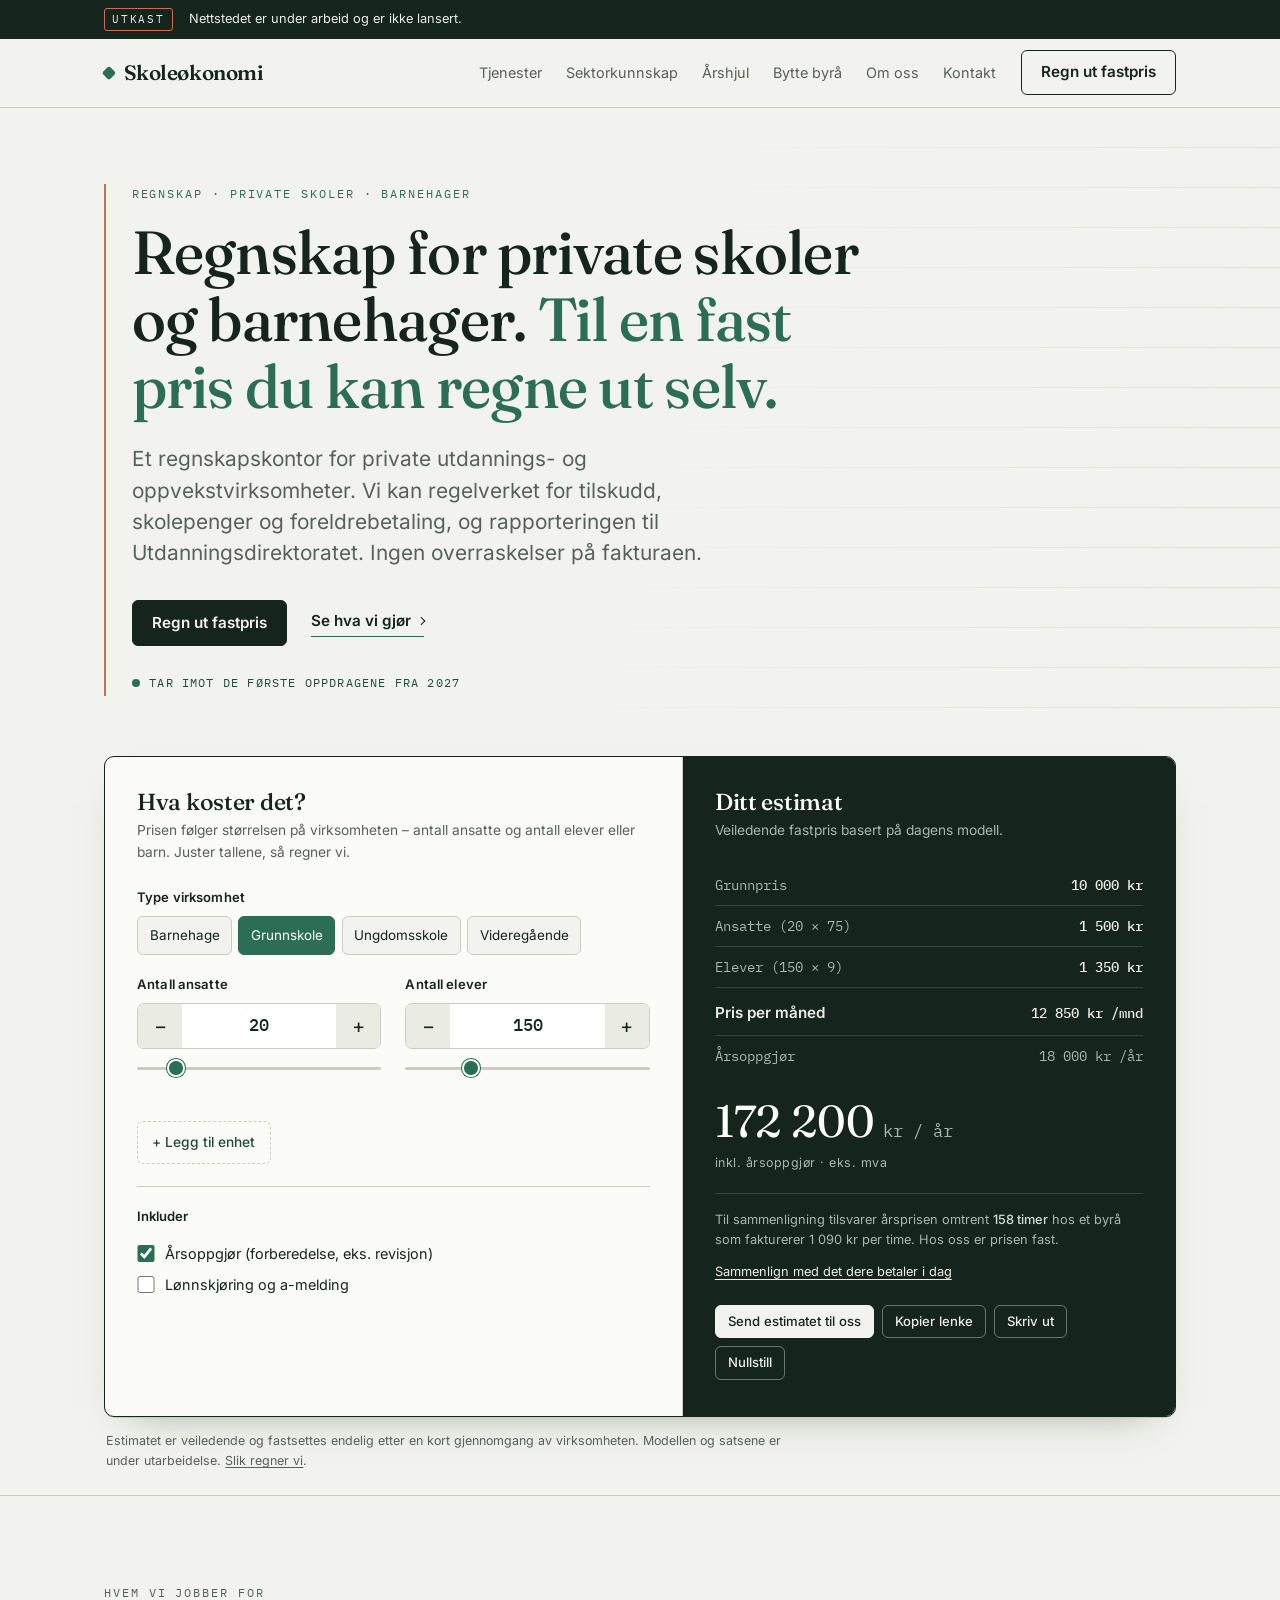
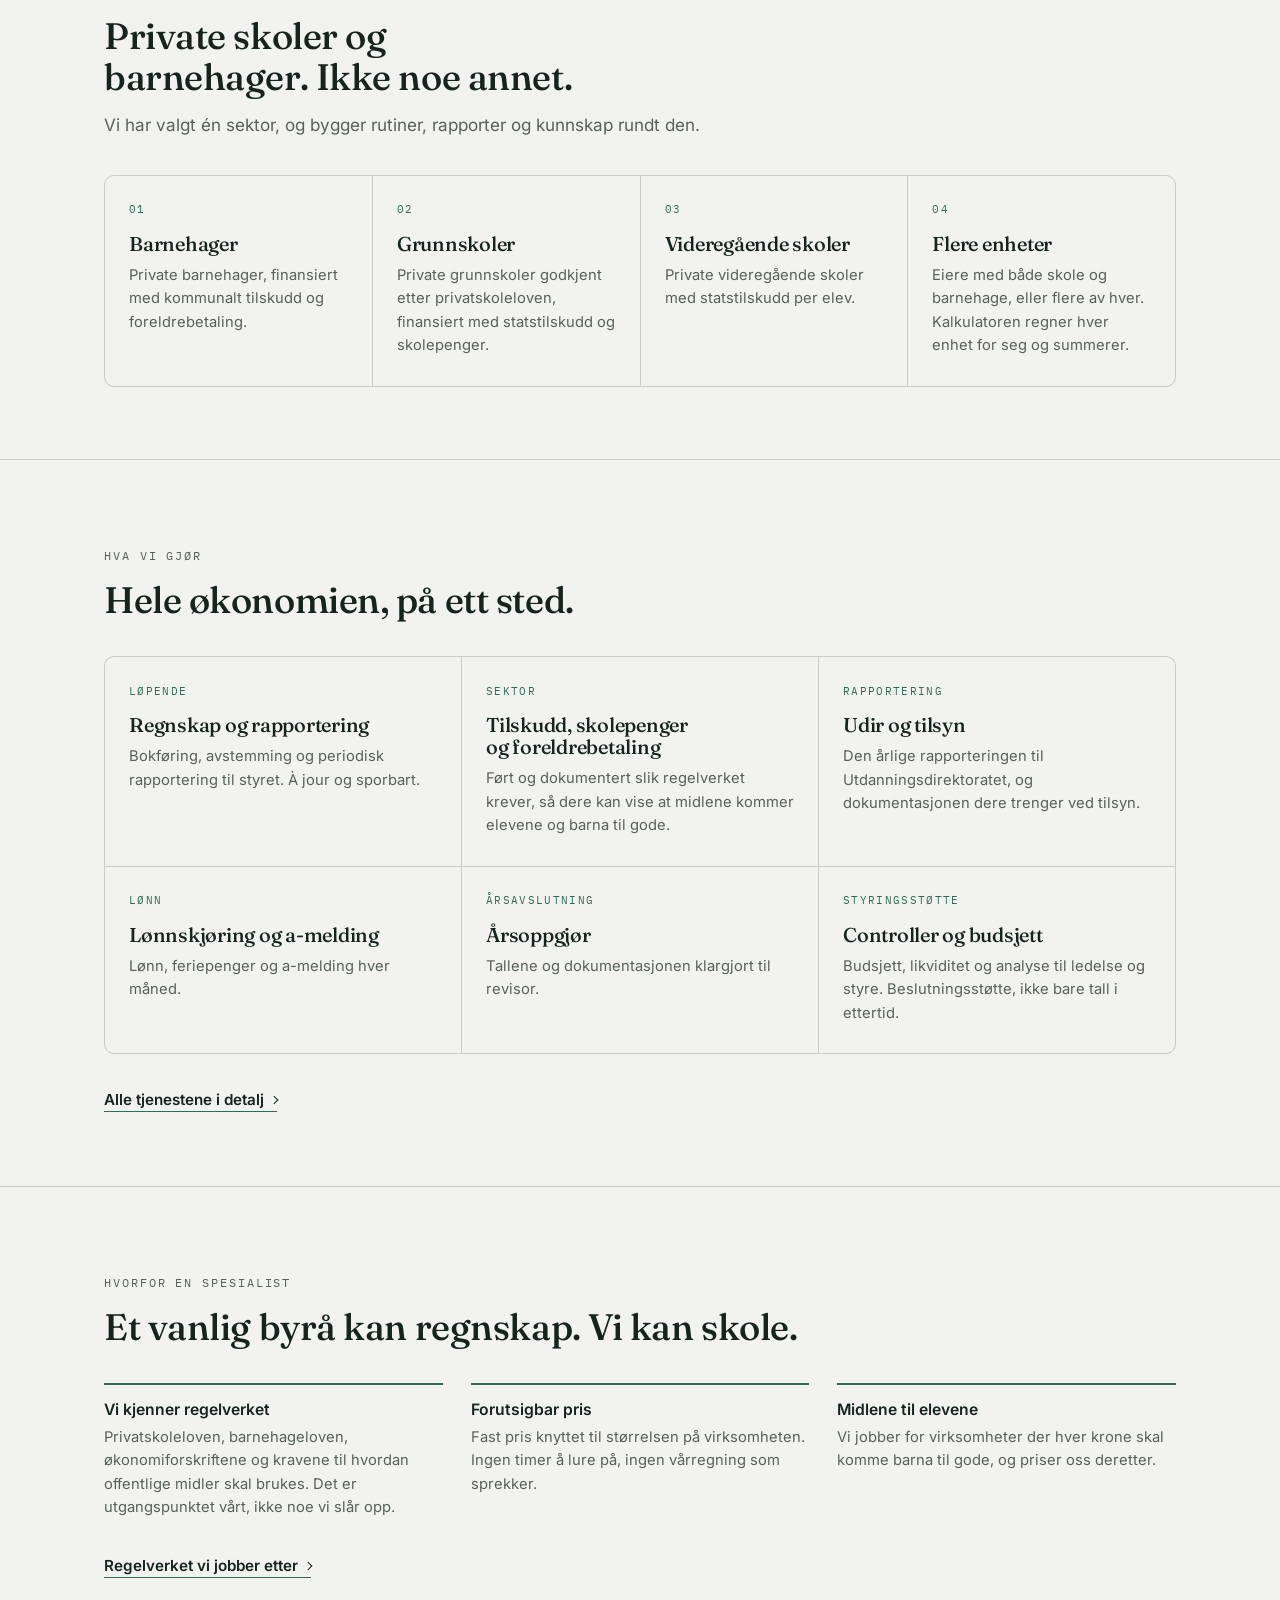
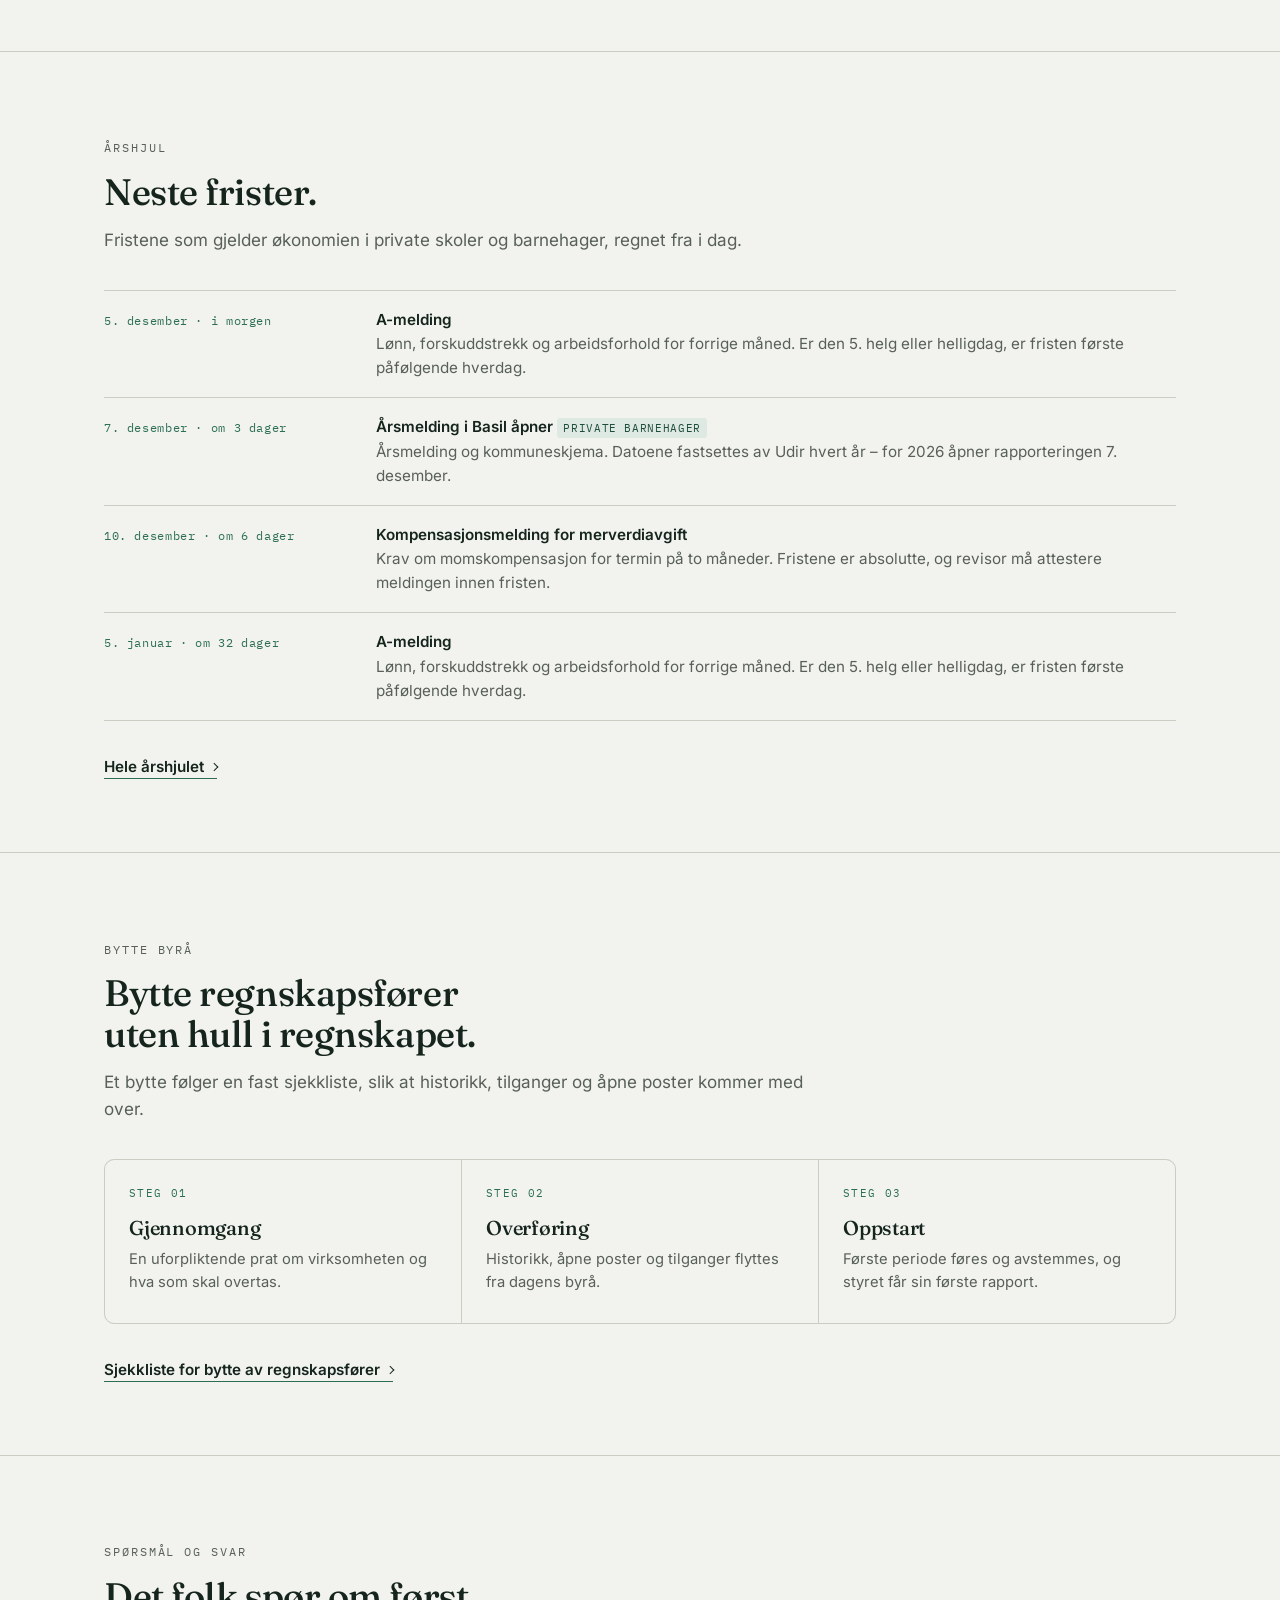
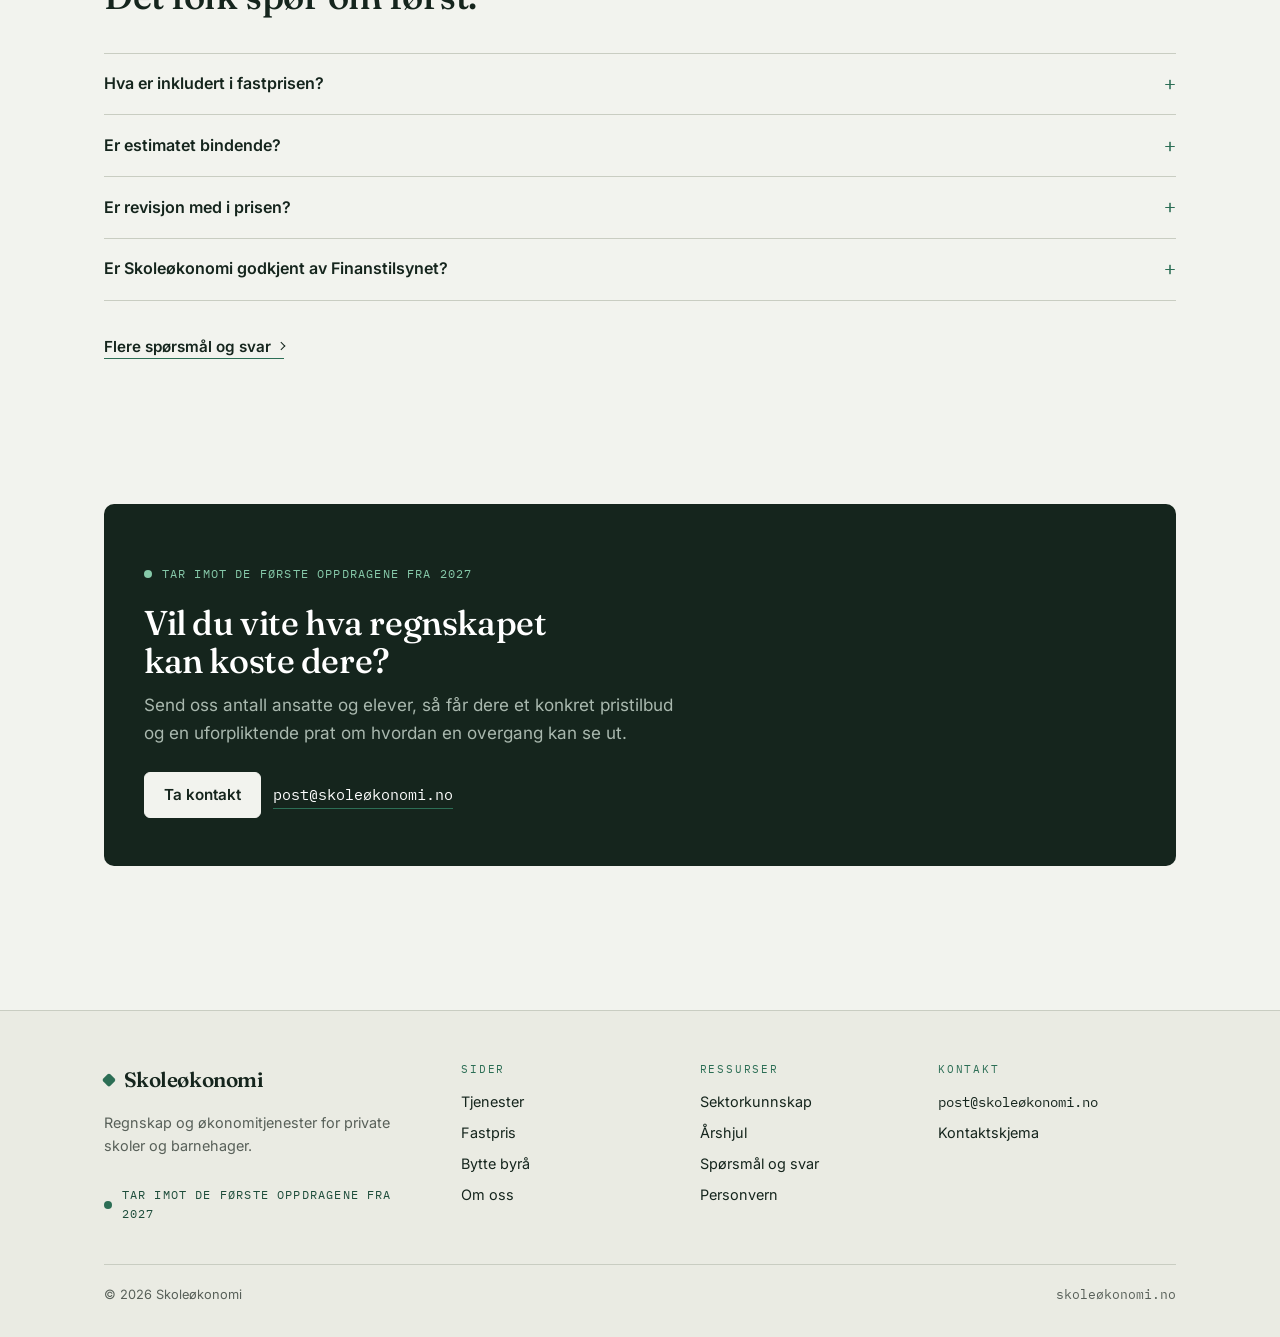
<file: index.html>
<!DOCTYPE html>
<html lang="nb">
<head>
<meta charset="utf-8">
<meta name="viewport" content="width=device-width, initial-scale=1">
<title>Skoleøkonomi – regnskap for private skoler og barnehager</title>
<meta name="description" content="Regnskap og økonomitjenester for private skoler og barnehager. Regn ut en veiledende fastpris selv – prisen følger antall ansatte og elever.">
<!-- FELLES:hode -->
<meta name="robots" content="noindex, nofollow">
<link rel="canonical" href="https://xn--skolekonomi-kgb.no/">
<meta property="og:url" content="https://xn--skolekonomi-kgb.no/">
<meta property="og:type" content="website">
<meta property="og:site_name" content="Skoleøkonomi">
<meta property="og:locale" content="nb_NO">
<meta property="og:title" content="Skoleøkonomi – regnskap for private skoler og barnehager">
<meta property="og:description" content="Regnskap og økonomitjenester for private skoler og barnehager. Regn ut en veiledende fastpris selv – prisen følger antall ansatte og elever.">
<meta name="theme-color" content="#F2F3EE">
<link rel="icon" href="assets/bilder/favicon.svg" type="image/svg+xml">
<link rel="stylesheet" href="assets/css/stil.css?v=5d9baf2f">
<link rel="stylesheet" href="assets/css/utskrift.css?v=5d9baf2f" media="print">
<script>document.documentElement.className += ' js';</script>
<!-- /FELLES:hode -->
</head>
<body>
<!-- FELLES:topp -->
<a class="hopp" href="#innhold">Hopp til innhold</a>
<aside class="utkast pa-blekk" aria-label="Status for nettstedet">
  <div class="wrap utkast__rad">
    <span class="utkast__merke">Utkast</span>
    <span class="utkast__tekst">Nettstedet er under arbeid og er ikke lansert.</span>
    <button type="button" class="utkast__knapp" data-bekreft-bryter aria-pressed="false" hidden>Vis punkter som må bekreftes</button>
  </div>
</aside>
<header class="topp">
  <div class="wrap topp__rad">
    <a class="merke" href="index.html"><span class="merke__rute" aria-hidden="true"></span>Skoleøkonomi</a>
    <button type="button" class="meny-knapp" aria-expanded="false" aria-controls="hovedmeny"><span class="meny-knapp__ikon" aria-hidden="true"></span>Meny</button>
    <nav class="meny" id="hovedmeny" aria-label="Hovedmeny">
      <ul class="meny__liste">
        <li><a href="tjenester.html">Tjenester</a></li>
        <li><a href="sektorkunnskap.html">Sektorkunnskap</a></li>
        <li><a href="arshjul.html">Årshjul</a></li>
        <li><a href="bytte-regnskapsforer.html">Bytte byrå</a></li>
        <li><a href="om-oss.html">Om oss</a></li>
        <li><a href="kontakt.html">Kontakt</a></li>
      </ul>
      <a class="knapp knapp--kant" href="#kalkulator">Regn ut fastpris</a>
    </nav>
  </div>
</header>
<!-- /FELLES:topp -->

<main id="innhold">

  <section class="hero">
    <div class="wrap">
      <div class="hero__tekst">
        <p class="eyebrow">Regnskap · private skoler · barnehager</p>
        <h1>Regnskap for private skoler og barnehager. <em>Til en fast pris du kan regne ut selv.</em></h1>
        <p class="lede">Et regnskapskontor for private utdannings- og oppvekstvirksomheter. Vi kan regelverket for tilskudd, skolepenger og foreldrebetaling, og rapporteringen til Utdanningsdirektoratet. Ingen overraskelser på fakturaen.</p>
        <div class="hero__valg">
          <a class="knapp" href="#kalkulator">Regn ut fastpris</a>
          <a class="pil" href="tjenester.html">Se hva vi gjør</a>
        </div>
        <p class="status">Tar imot de første oppdragene fra 2027</p>
      </div>
    </div>
  </section>

  <section class="kalk-seksjon" id="kalkulator" aria-label="Fastpriskalkulator">
    <div class="wrap">
      <div class="inn" data-kalkulator>
        <p class="kalk__tom">Kalkulatoren trenger JavaScript for å regne. Send oss antall ansatte og antall elever eller barn på e-post, så regner vi ut prisen for dere.</p>
      </div>
      <p class="kalk-note">Estimatet er veiledende og fastsettes endelig etter en kort gjennomgang av virksomheten. Modellen og satsene er under utarbeidelse. <a href="priser.html#modell">Slik regner vi</a>.</p>
    </div>
  </section>

  <section class="seksjon">
    <div class="wrap">
      <div class="seksjon__hode">
        <p class="eyebrow">Hvem vi jobber for</p>
        <h2>Private skoler og barnehager. Ikke noe annet.</h2>
        <p>Vi har valgt én sektor, og bygger rutiner, rapporter og kunnskap rundt den.</p>
      </div>
      <div class="rutenett rutenett--4">
        <div class="rute">
          <span class="rute__merke">01</span>
          <h3>Barnehager</h3>
          <p>Private barnehager, finansiert med kommunalt tilskudd og foreldrebetaling.</p>
        </div>
        <div class="rute">
          <span class="rute__merke">02</span>
          <h3>Grunnskoler</h3>
          <p>Private grunnskoler godkjent etter privatskoleloven, finansiert med statstilskudd og skolepenger.</p>
        </div>
        <div class="rute">
          <span class="rute__merke">03</span>
          <h3>Videregående skoler</h3>
          <p>Private videregående skoler med statstilskudd per elev.</p>
        </div>
        <div class="rute">
          <span class="rute__merke">04</span>
          <h3>Flere enheter</h3>
          <p>Eiere med både skole og barnehage, eller flere av hver. Kalkulatoren regner hver enhet for seg og summerer.</p>
        </div>
      </div>
    </div>
  </section>

  <section class="seksjon">
    <div class="wrap">
      <div class="seksjon__hode">
        <p class="eyebrow">Hva vi gjør</p>
        <h2>Hele økonomien, på ett sted.</h2>
      </div>
      <div class="rutenett rutenett--3">
        <a class="rute" href="tjenester.html#regnskap">
          <span class="rute__merke">Løpende</span>
          <h3>Regnskap og rapportering</h3>
          <p>Bokføring, avstemming og periodisk rapportering til styret. À jour og sporbart.</p>
        </a>
        <a class="rute" href="tjenester.html#tilskudd">
          <span class="rute__merke">Sektor</span>
          <h3>Tilskudd, skolepenger og foreldrebetaling</h3>
          <p>Ført og dokumentert slik regelverket krever, så dere kan vise at midlene kommer elevene og barna til gode.</p>
        </a>
        <a class="rute" href="tjenester.html#rapportering">
          <span class="rute__merke">Rapportering</span>
          <h3>Udir og tilsyn</h3>
          <p>Den årlige rapporteringen til Utdanningsdirektoratet, og dokumentasjonen dere trenger ved tilsyn.</p>
        </a>
        <a class="rute" href="tjenester.html#lonn">
          <span class="rute__merke">Lønn</span>
          <h3>Lønnskjøring og a-melding</h3>
          <p>Lønn, feriepenger og a-melding hver måned.</p>
        </a>
        <a class="rute" href="tjenester.html#arsoppgjor">
          <span class="rute__merke">Årsavslutning</span>
          <h3>Årsoppgjør</h3>
          <p>Tallene og dokumentasjonen klargjort til revisor.</p>
        </a>
        <a class="rute" href="tjenester.html#controller">
          <span class="rute__merke">Styringsstøtte</span>
          <h3>Controller og budsjett</h3>
          <p>Budsjett, likviditet og analyse til ledelse og styre. Beslutningsstøtte, ikke bare tall i ettertid.</p>
        </a>
      </div>
      <p class="seksjon__fot"><a class="pil" href="tjenester.html">Alle tjenestene i detalj</a></p>
    </div>
  </section>

  <section class="seksjon">
    <div class="wrap">
      <div class="seksjon__hode">
        <p class="eyebrow">Hvorfor en spesialist</p>
        <h2>Et vanlig byrå kan regnskap. Vi kan skole.</h2>
      </div>
      <div class="punkter">
        <div class="punkt">
          <h3>Vi kjenner regelverket</h3>
          <p>Privatskoleloven, barnehageloven, økonomiforskriftene og kravene til hvordan offentlige midler skal brukes. Det er utgangspunktet vårt, ikke noe vi slår opp.</p>
        </div>
        <div class="punkt">
          <h3>Forutsigbar pris</h3>
          <p>Fast pris knyttet til størrelsen på virksomheten. Ingen timer å lure på, ingen vårregning som sprekker.</p>
        </div>
        <div class="punkt">
          <h3>Midlene til elevene</h3>
          <p>Vi jobber for virksomheter der hver krone skal komme barna til gode, og priser oss deretter.</p>
        </div>
      </div>
      <p class="seksjon__fot"><a class="pil" href="sektorkunnskap.html">Regelverket vi jobber etter</a></p>
    </div>
  </section>

  <section class="seksjon" id="neste-frister" hidden>
    <div class="wrap">
      <div class="seksjon__hode">
        <p class="eyebrow">Årshjul</p>
        <h2>Neste frister.</h2>
        <p>Fristene som gjelder økonomien i private skoler og barnehager, regnet fra i dag.</p>
      </div>
      <ol class="hovedbok" data-neste-frister="4"></ol>
      <p class="seksjon__fot"><a class="pil" href="arshjul.html">Hele årshjulet</a></p>
    </div>
  </section>

  <section class="seksjon">
    <div class="wrap">
      <div class="seksjon__hode">
        <p class="eyebrow">Bytte byrå</p>
        <h2>Bytte regnskapsfører uten hull i regnskapet.</h2>
        <p>Et bytte følger en fast sjekkliste, slik at historikk, tilganger og åpne poster kommer med over.</p>
      </div>
      <div class="rutenett rutenett--3">
        <div class="rute">
          <span class="rute__merke">Steg 01</span>
          <h3>Gjennomgang</h3>
          <p>En uforpliktende prat om virksomheten og hva som skal overtas.</p>
        </div>
        <div class="rute">
          <span class="rute__merke">Steg 02</span>
          <h3>Overføring</h3>
          <p>Historikk, åpne poster og tilganger flyttes fra dagens byrå.</p>
        </div>
        <div class="rute">
          <span class="rute__merke">Steg 03</span>
          <h3>Oppstart</h3>
          <p>Første periode føres og avstemmes, og styret får sin første rapport.</p>
        </div>
      </div>
      <p class="seksjon__fot"><a class="pil" href="bytte-regnskapsforer.html">Sjekkliste for bytte av regnskapsfører</a></p>
    </div>
  </section>

  <section class="seksjon">
    <div class="wrap">
      <div class="seksjon__hode">
        <p class="eyebrow">Spørsmål og svar</p>
        <h2>Det folk spør om først.</h2>
      </div>
      <div class="sporsmalsliste">
        <details class="sporsmal">
          <summary>Hva er inkludert i fastprisen?</summary>
          <div class="sporsmal__svar">
            <p>Grunnprisen dekker løpende bokføring, avstemming og periodisk rapportering. Den utgjør det meste av prisen. Prisen per ansatt og per elev eller barn følger mengden bilag og fakturering. Årsoppgjør og lønnskjøring velger dere selv i kalkulatoren.</p>
          </div>
        </details>
        <details class="sporsmal">
          <summary>Er estimatet bindende?</summary>
          <div class="sporsmal__svar">
            <p>Nei. Estimatet er veiledende. Endelig pris settes etter en kort gjennomgang av virksomheten.</p>
          </div>
        </details>
        <details class="sporsmal">
          <summary>Er revisjon med i prisen?</summary>
          <div class="sporsmal__svar">
            <p>Nei. Revisjonen gjøres av en ekstern revisor. Vi klargjør tallene og dokumentasjonen revisor trenger.</p>
          </div>
        </details>
        <details class="sporsmal">
          <summary>Er Skoleøkonomi godkjent av Finanstilsynet?</summary>
          <div class="sporsmal__svar">
            <p>Å føre regnskap for andre krever godkjenning fra Finanstilsynet. Godkjenningen er på plass før vi tar de første oppdragene fra 2027. Oppstarten skjer gradvis, og nye kunder tas inn fortløpende etter hvert som de melder interesse.</p>
          </div>
        </details>
      </div>
      <p class="seksjon__fot"><a class="pil" href="sporsmal-og-svar.html">Flere spørsmål og svar</a></p>
    </div>
  </section>

  <section class="seksjon seksjon--flat">
    <div class="wrap">
      <div class="kontaktblokk pa-blekk inn">
        <p class="status">Tar imot de første oppdragene fra 2027</p>
        <h2>Vil du vite hva regnskapet kan koste dere?</h2>
        <p>Send oss antall ansatte og elever, så får dere et konkret pristilbud og en uforpliktende prat om hvordan en overgang kan se ut.</p>
        <div class="knapperad">
          <a class="knapp knapp--lys" href="kontakt.html">Ta kontakt</a>
          <a class="epost" href="mailto:post@skoleøkonomi.no">post@skoleøkonomi.no</a>
        </div>
      </div>
    </div>
  </section>

</main>

<!-- FELLES:bunn -->
<footer class="bunn">
  <div class="wrap">
    <div class="bunn__rutenett">
      <div class="bunn__om">
        <a class="merke" href="index.html"><span class="merke__rute" aria-hidden="true"></span>Skoleøkonomi</a>
        <p>Regnskap og økonomitjenester for private skoler og barnehager.</p>
        <p class="status">Tar imot de første oppdragene fra 2027</p>
      </div>
      <nav aria-label="Sider">
        <h2 class="bunn__tittel">Sider</h2>
        <ul>
          <li><a href="tjenester.html">Tjenester</a></li>
          <li><a href="priser.html">Fastpris</a></li>
          <li><a href="bytte-regnskapsforer.html">Bytte byrå</a></li>
          <li><a href="om-oss.html">Om oss</a></li>
        </ul>
      </nav>
      <nav aria-label="Ressurser">
        <h2 class="bunn__tittel">Ressurser</h2>
        <ul>
          <li><a href="sektorkunnskap.html">Sektorkunnskap</a></li>
          <li><a href="arshjul.html">Årshjul</a></li>
          <li><a href="sporsmal-og-svar.html">Spørsmål og svar</a></li>
          <li><a href="personvern.html">Personvern</a></li>
        </ul>
      </nav>
      <div>
        <h2 class="bunn__tittel">Kontakt</h2>
        <ul>
          <li><a class="mono" href="mailto:post@skoleøkonomi.no">post@skoleøkonomi.no</a></li>
          <li><a href="kontakt.html">Kontaktskjema</a></li>
        </ul>
      </div>
    </div>
    <div class="bunn__linje">
      <span>© <span data-ar></span> Skoleøkonomi</span>
      <span class="mono">skoleøkonomi.no</span>
    </div>
  </div>
</footer>
<script defer src="assets/js/konfig.js?v=5d9baf2f"></script>
<script defer src="assets/js/felles.js?v=5d9baf2f"></script>
<script defer src="assets/js/utkast.js?v=5d9baf2f"></script>
<!-- /FELLES:bunn -->
<script defer src="assets/js/prismodell.js?v=5d9baf2f"></script>
<script defer src="assets/js/kalkulator.js?v=5d9baf2f"></script>
<script defer src="assets/js/frister-data.js?v=5d9baf2f"></script>
<script defer src="assets/js/frister.js?v=5d9baf2f"></script>
<script defer src="assets/js/arshjul.js?v=5d9baf2f"></script>
</body>
</html>
</file>
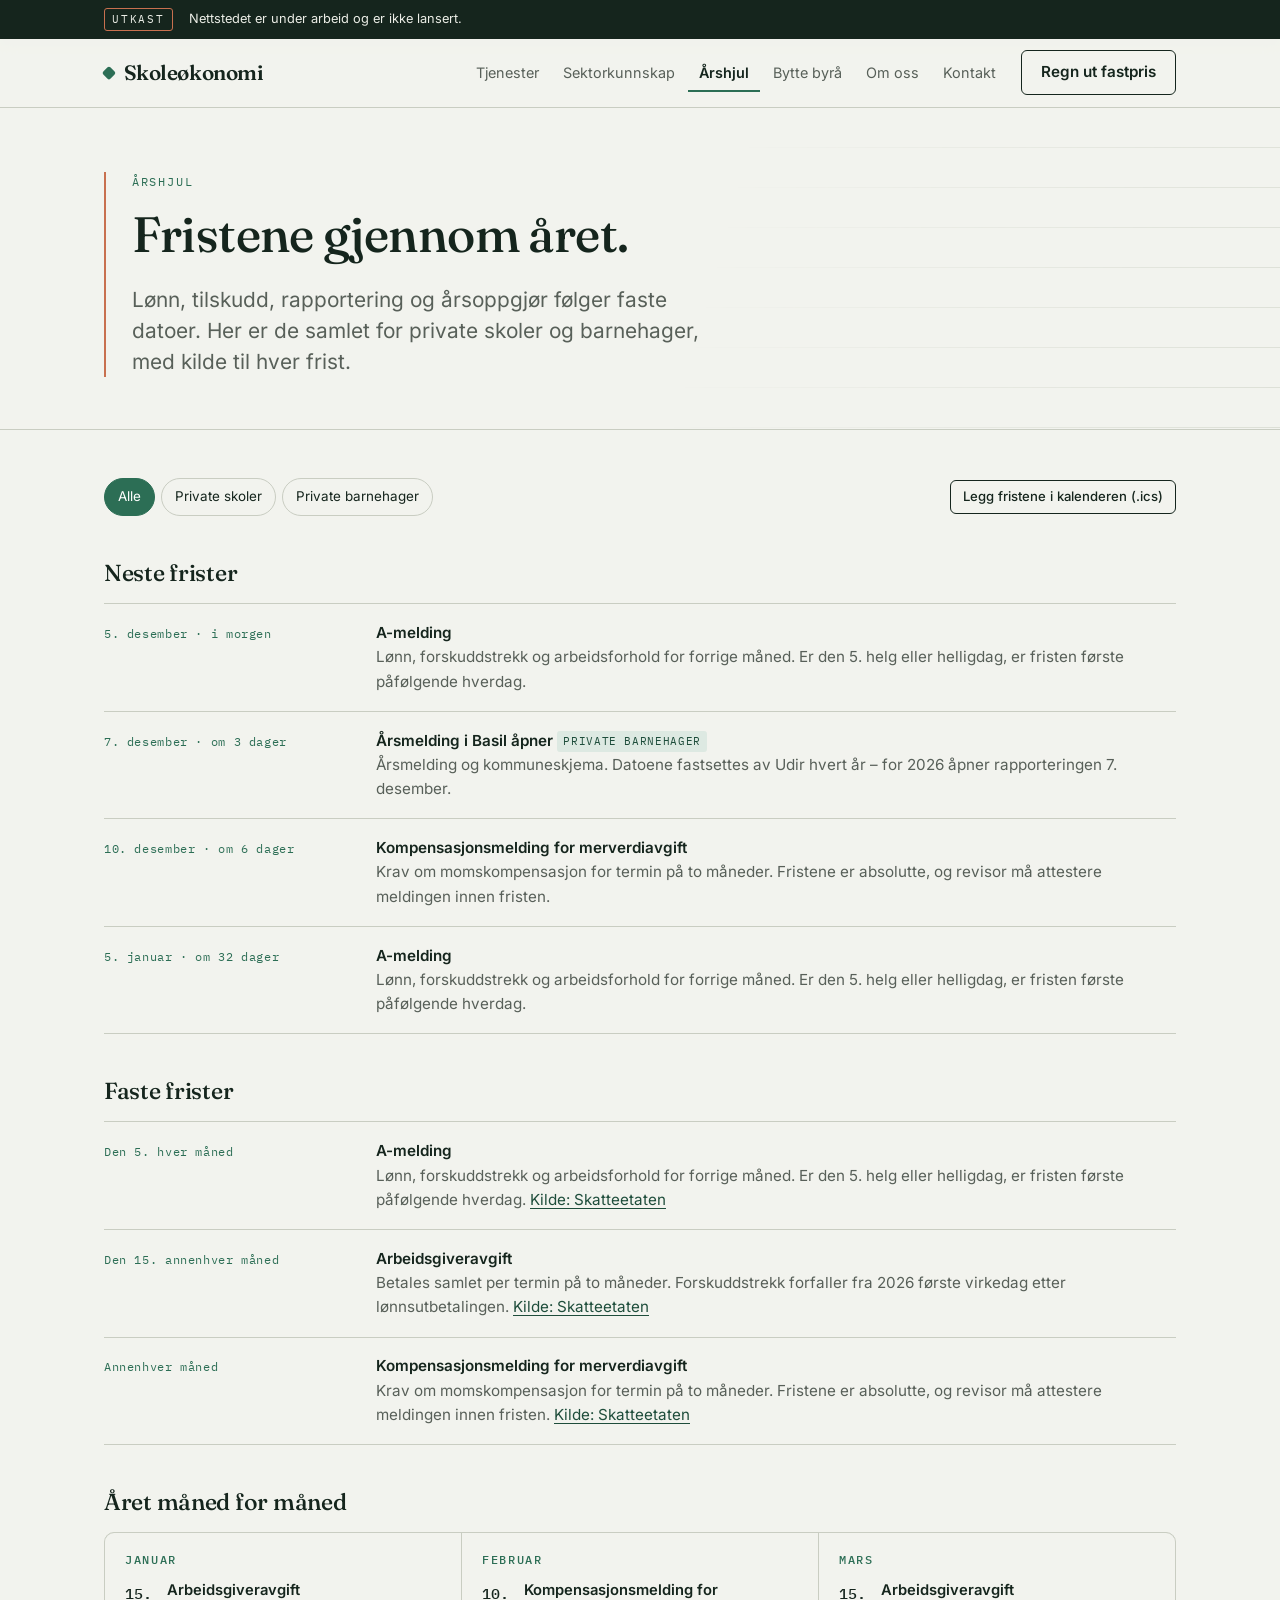
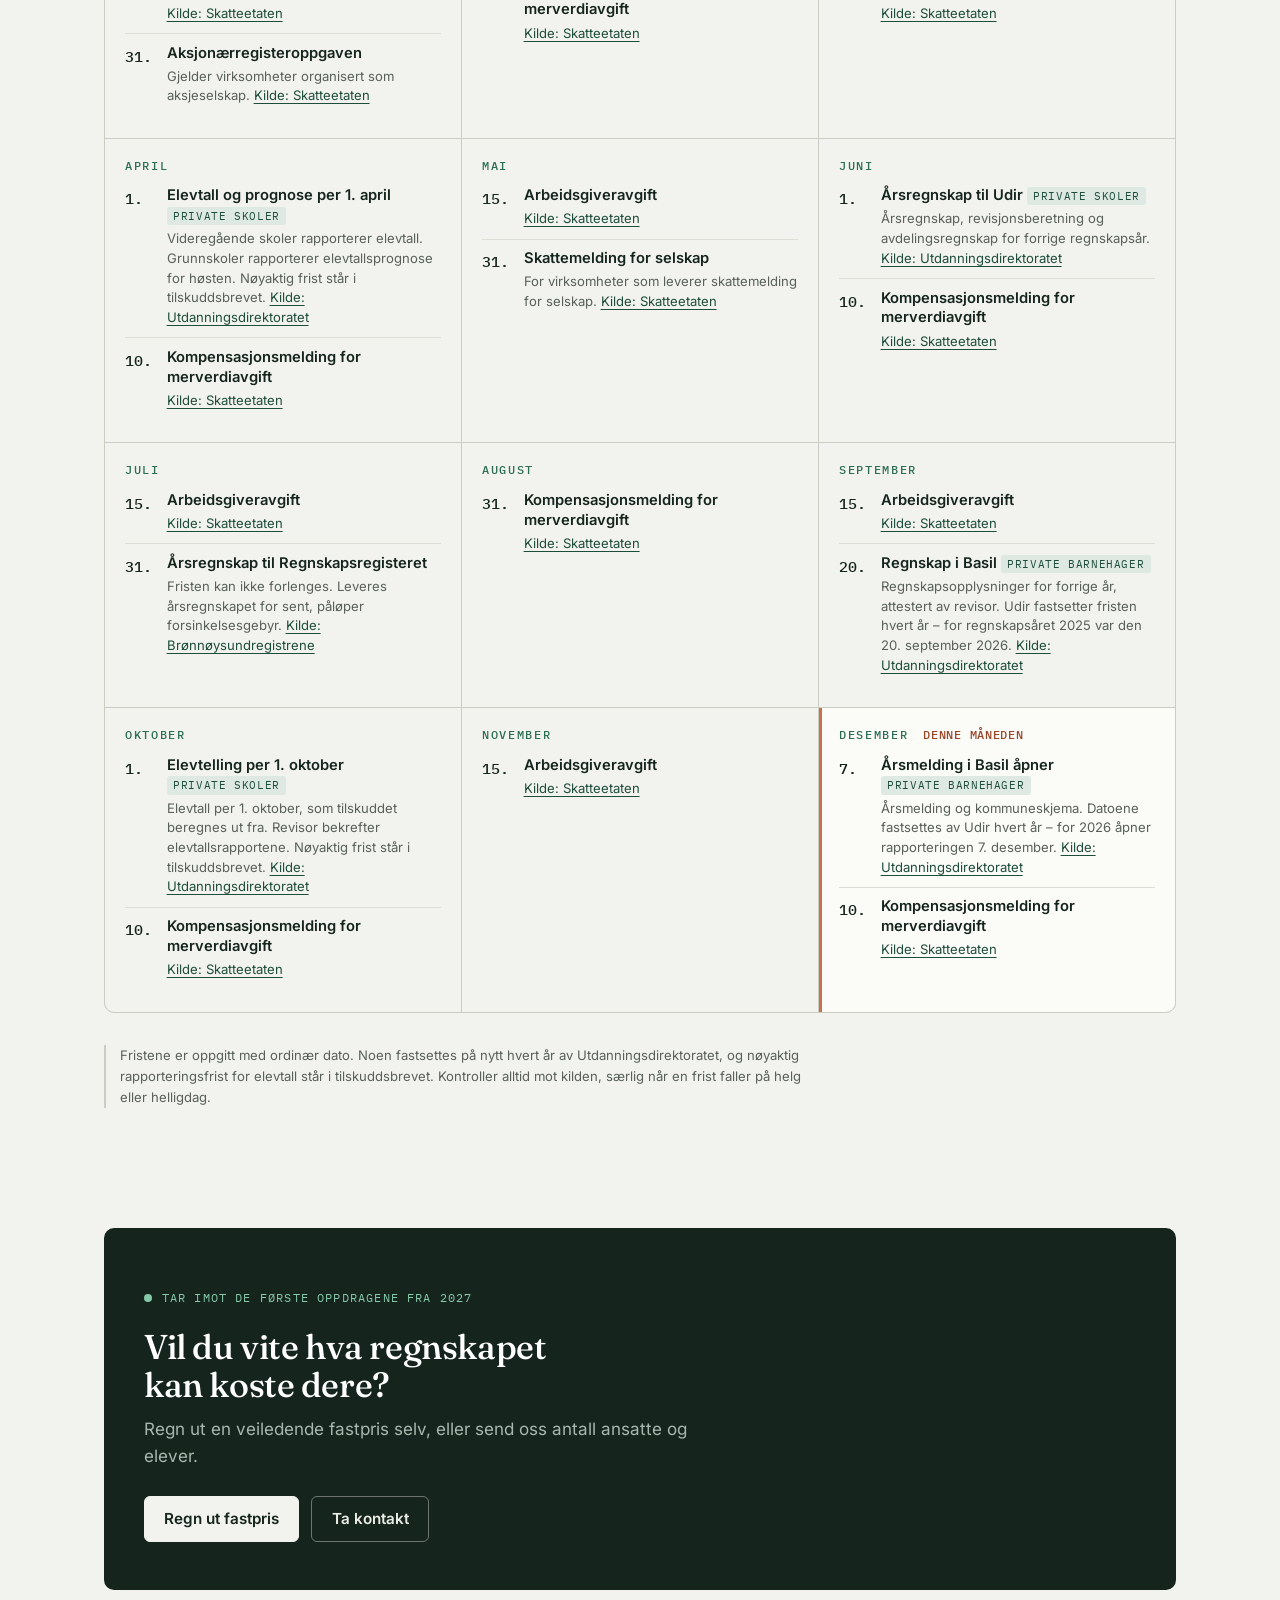
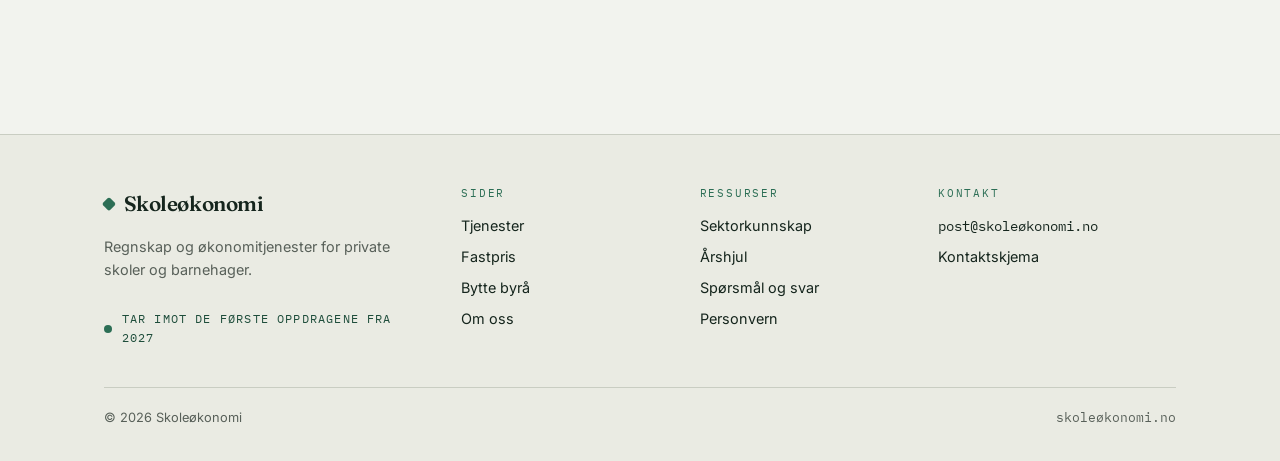
<file: arshjul.html>
<!DOCTYPE html>
<html lang="nb">
<head>
<meta charset="utf-8">
<meta name="viewport" content="width=device-width, initial-scale=1">
<title>Årshjul: frister for private skoler og barnehager – Skoleøkonomi</title>
<meta name="description" content="Fristene som styrer økonomien i private skoler og barnehager: a-melding, elevtelling, årsregnskap til Udir, Basil og momskompensasjon. Med kilder og kalendereksport.">
<!-- FELLES:hode -->
<meta name="robots" content="noindex, nofollow">
<link rel="canonical" href="https://xn--skolekonomi-kgb.no/arshjul.html">
<meta property="og:url" content="https://xn--skolekonomi-kgb.no/arshjul.html">
<meta property="og:type" content="website">
<meta property="og:site_name" content="Skoleøkonomi">
<meta property="og:locale" content="nb_NO">
<meta property="og:title" content="Årshjul: frister for private skoler og barnehager – Skoleøkonomi">
<meta property="og:description" content="Fristene som styrer økonomien i private skoler og barnehager: a-melding, elevtelling, årsregnskap til Udir, Basil og momskompensasjon. Med kilder og kalendereksport.">
<meta name="theme-color" content="#F2F3EE">
<link rel="icon" href="assets/bilder/favicon.svg" type="image/svg+xml">
<link rel="stylesheet" href="assets/css/stil.css?v=5d9baf2f">
<link rel="stylesheet" href="assets/css/utskrift.css?v=5d9baf2f" media="print">
<script>document.documentElement.className += ' js';</script>
<!-- /FELLES:hode -->
</head>
<body>
<!-- FELLES:topp -->
<a class="hopp" href="#innhold">Hopp til innhold</a>
<aside class="utkast pa-blekk" aria-label="Status for nettstedet">
  <div class="wrap utkast__rad">
    <span class="utkast__merke">Utkast</span>
    <span class="utkast__tekst">Nettstedet er under arbeid og er ikke lansert.</span>
    <button type="button" class="utkast__knapp" data-bekreft-bryter aria-pressed="false" hidden>Vis punkter som må bekreftes</button>
  </div>
</aside>
<header class="topp">
  <div class="wrap topp__rad">
    <a class="merke" href="index.html"><span class="merke__rute" aria-hidden="true"></span>Skoleøkonomi</a>
    <button type="button" class="meny-knapp" aria-expanded="false" aria-controls="hovedmeny"><span class="meny-knapp__ikon" aria-hidden="true"></span>Meny</button>
    <nav class="meny" id="hovedmeny" aria-label="Hovedmeny">
      <ul class="meny__liste">
        <li><a href="tjenester.html">Tjenester</a></li>
        <li><a href="sektorkunnskap.html">Sektorkunnskap</a></li>
        <li><a href="arshjul.html" aria-current="page">Årshjul</a></li>
        <li><a href="bytte-regnskapsforer.html">Bytte byrå</a></li>
        <li><a href="om-oss.html">Om oss</a></li>
        <li><a href="kontakt.html">Kontakt</a></li>
      </ul>
      <a class="knapp knapp--kant" href="priser.html">Regn ut fastpris</a>
    </nav>
  </div>
</header>
<!-- /FELLES:topp -->

<main id="innhold">

  <section class="sidehode">
    <div class="wrap">
      <div class="sidehode__tekst">
        <p class="eyebrow">Årshjul</p>
        <h1>Fristene gjennom året.</h1>
        <p class="lede">Lønn, tilskudd, rapportering og årsoppgjør følger faste datoer. Her er de samlet for private skoler og barnehager, med kilde til hver frist.</p>
      </div>
    </div>
  </section>

  <section class="seksjon seksjon--tett">
    <div class="wrap">
      <div data-arshjul>
        <p class="dempet">Årshjulet trenger JavaScript for å vise fristene. Kildene finner du hos Utdanningsdirektoratet, Skatteetaten og Brønnøysundregistrene.</p>
      </div>
      <p class="merknad" style="margin-top:2rem;">Fristene er oppgitt med ordinær dato. Noen fastsettes på nytt hvert år av Utdanningsdirektoratet, og nøyaktig rapporteringsfrist for elevtall står i tilskuddsbrevet. Kontroller alltid mot kilden, særlig når en frist faller på helg eller helligdag.</p>
    </div>
  </section>

  <section class="seksjon seksjon--flat">
    <div class="wrap">
      <div class="kontaktblokk pa-blekk">
        <p class="status">Tar imot de første oppdragene fra 2027</p>
        <h2>Vil du vite hva regnskapet kan koste dere?</h2>
        <p>Regn ut en veiledende fastpris selv, eller send oss antall ansatte og elever.</p>
        <div class="knapperad">
          <a class="knapp knapp--lys" href="priser.html">Regn ut fastpris</a>
          <a class="knapp knapp--lyskant" href="kontakt.html">Ta kontakt</a>
        </div>
      </div>
    </div>
  </section>

</main>

<!-- FELLES:bunn -->
<footer class="bunn">
  <div class="wrap">
    <div class="bunn__rutenett">
      <div class="bunn__om">
        <a class="merke" href="index.html"><span class="merke__rute" aria-hidden="true"></span>Skoleøkonomi</a>
        <p>Regnskap og økonomitjenester for private skoler og barnehager.</p>
        <p class="status">Tar imot de første oppdragene fra 2027</p>
      </div>
      <nav aria-label="Sider">
        <h2 class="bunn__tittel">Sider</h2>
        <ul>
          <li><a href="tjenester.html">Tjenester</a></li>
          <li><a href="priser.html">Fastpris</a></li>
          <li><a href="bytte-regnskapsforer.html">Bytte byrå</a></li>
          <li><a href="om-oss.html">Om oss</a></li>
        </ul>
      </nav>
      <nav aria-label="Ressurser">
        <h2 class="bunn__tittel">Ressurser</h2>
        <ul>
          <li><a href="sektorkunnskap.html">Sektorkunnskap</a></li>
          <li><a href="arshjul.html">Årshjul</a></li>
          <li><a href="sporsmal-og-svar.html">Spørsmål og svar</a></li>
          <li><a href="personvern.html">Personvern</a></li>
        </ul>
      </nav>
      <div>
        <h2 class="bunn__tittel">Kontakt</h2>
        <ul>
          <li><a class="mono" href="mailto:post@skoleøkonomi.no">post@skoleøkonomi.no</a></li>
          <li><a href="kontakt.html">Kontaktskjema</a></li>
        </ul>
      </div>
    </div>
    <div class="bunn__linje">
      <span>© <span data-ar></span> Skoleøkonomi</span>
      <span class="mono">skoleøkonomi.no</span>
    </div>
  </div>
</footer>
<script defer src="assets/js/konfig.js?v=5d9baf2f"></script>
<script defer src="assets/js/felles.js?v=5d9baf2f"></script>
<script defer src="assets/js/utkast.js?v=5d9baf2f"></script>
<!-- /FELLES:bunn -->
<script defer src="assets/js/frister-data.js?v=5d9baf2f"></script>
<script defer src="assets/js/frister.js?v=5d9baf2f"></script>
<script defer src="assets/js/arshjul.js?v=5d9baf2f"></script>
</body>
</html>
</file>
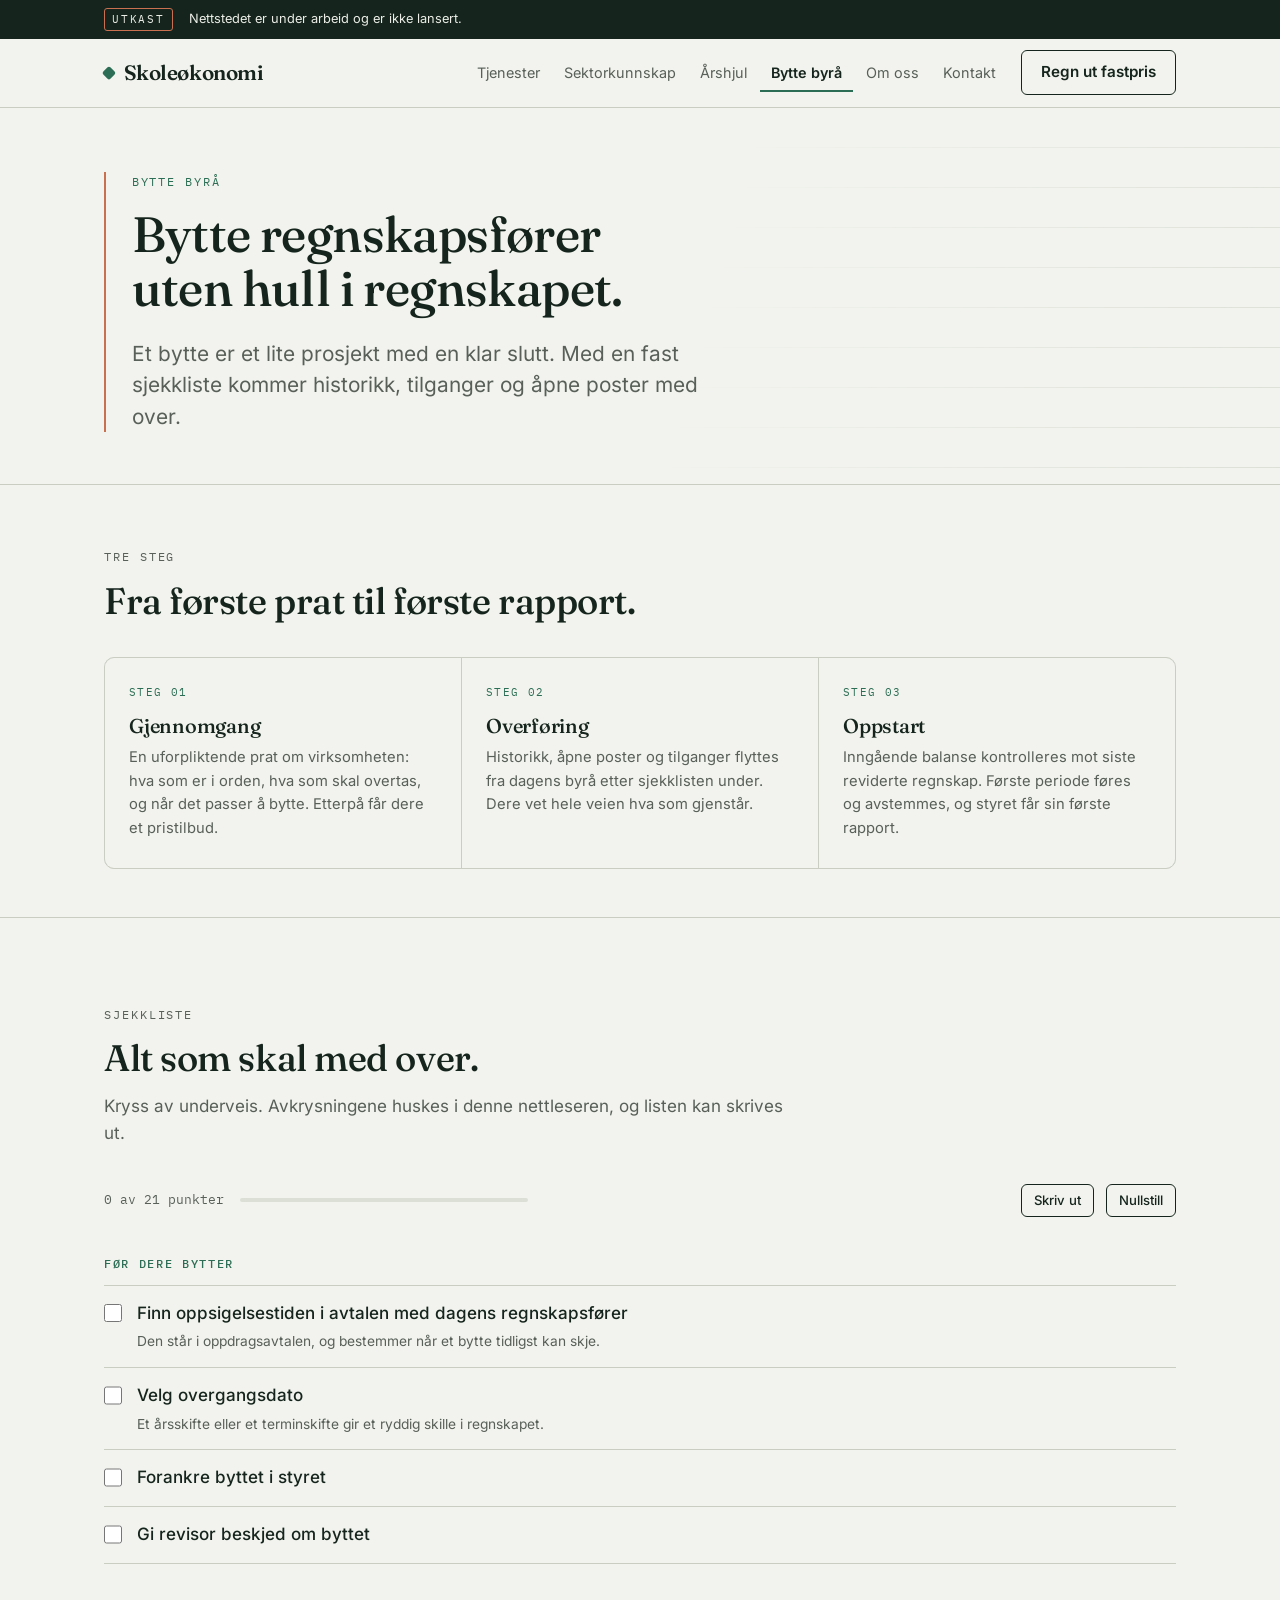
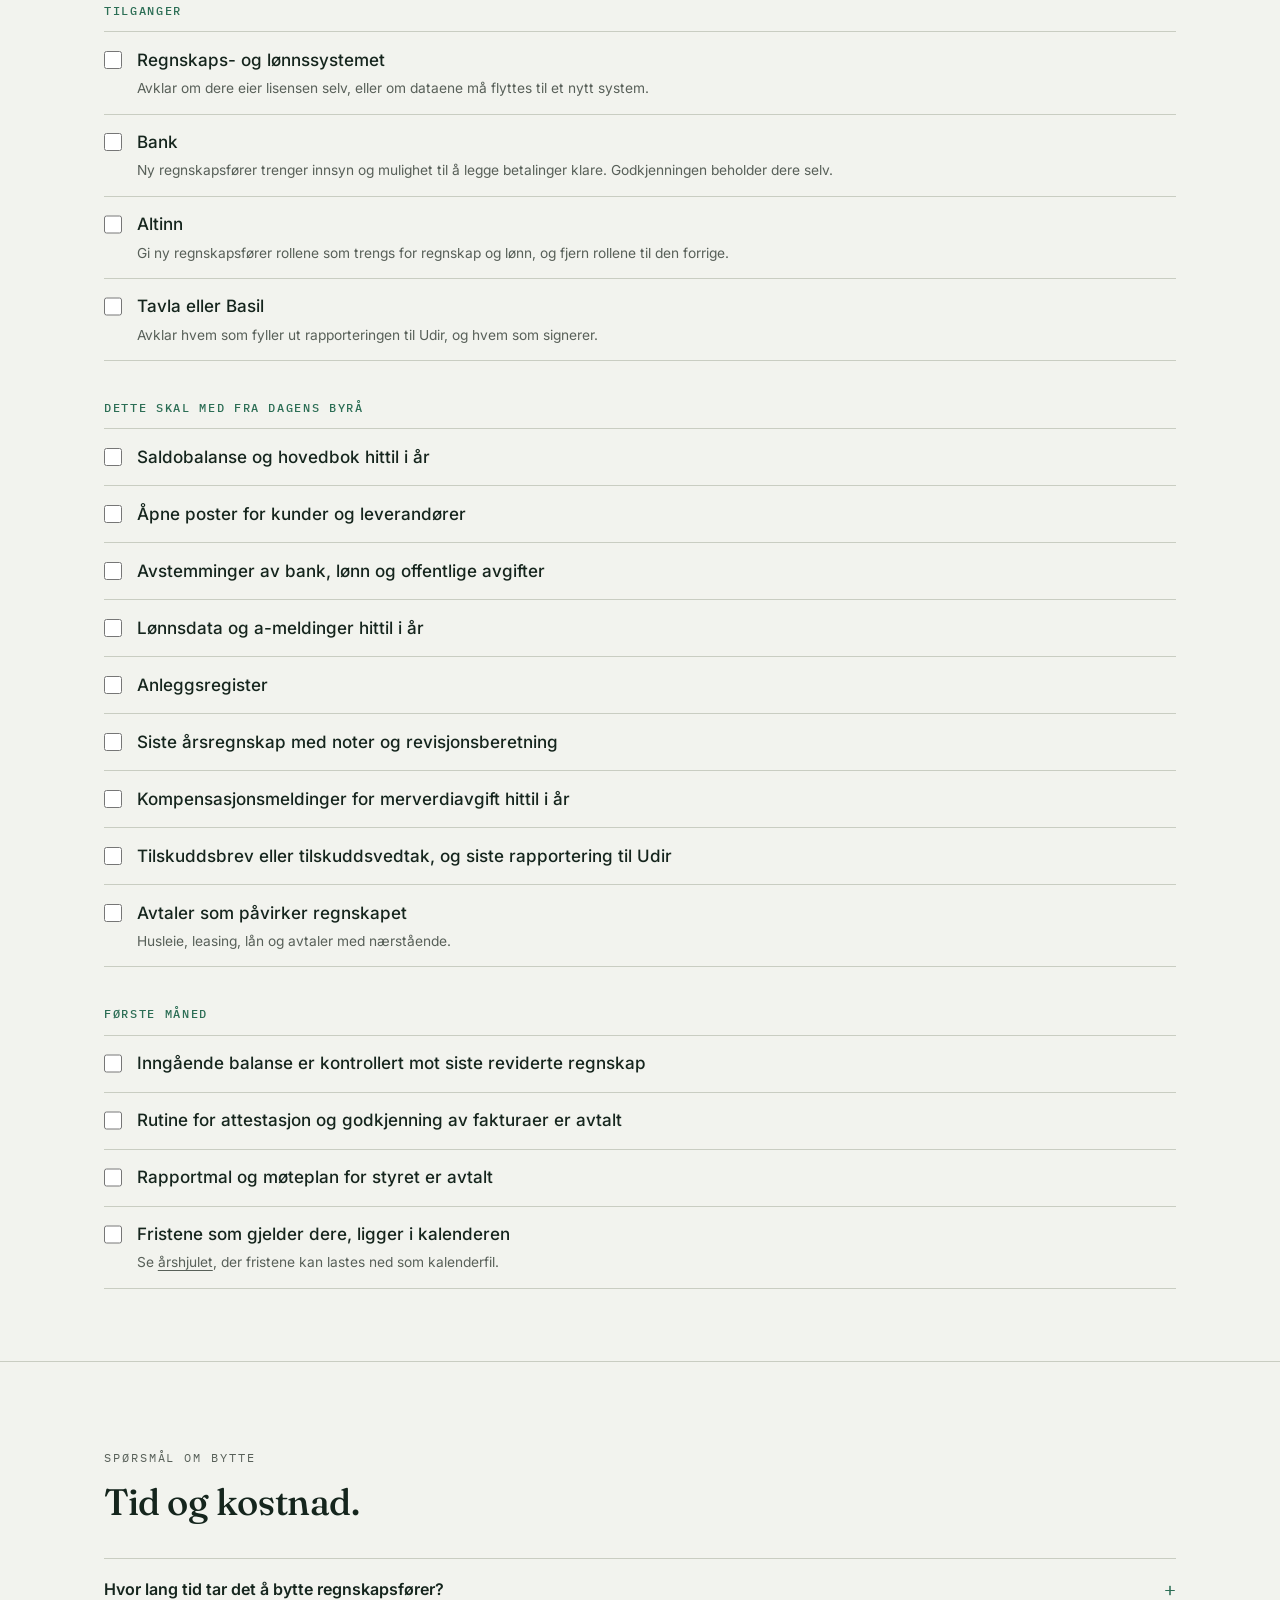
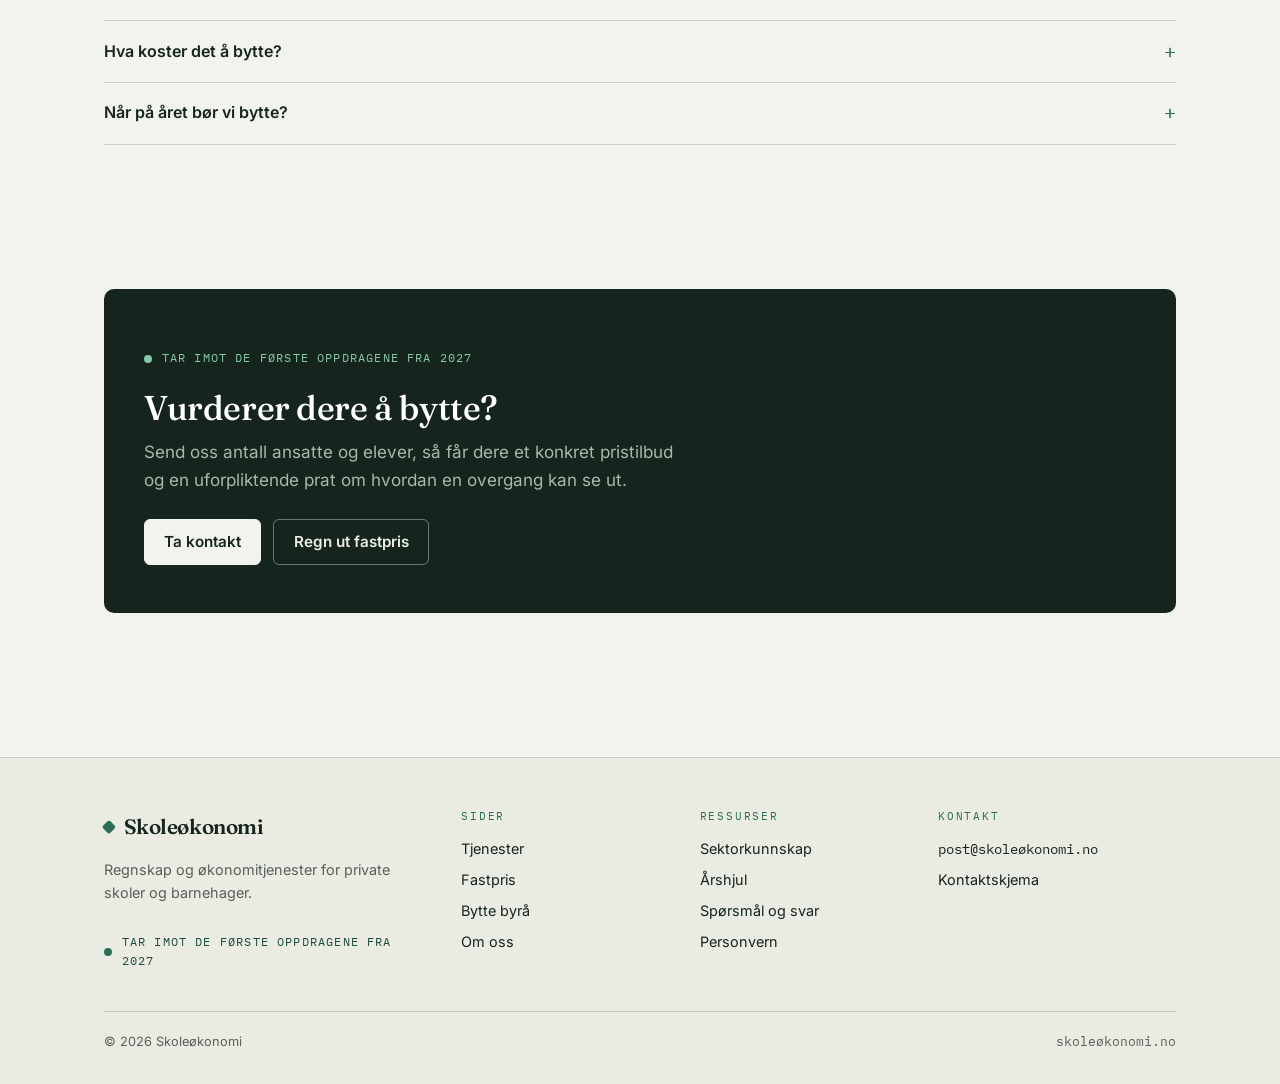
<file: bytte-regnskapsforer.html>
<!DOCTYPE html>
<html lang="nb">
<head>
<meta charset="utf-8">
<meta name="viewport" content="width=device-width, initial-scale=1">
<title>Bytte regnskapsfører: sjekkliste for skoler og barnehager – Skoleøkonomi</title>
<meta name="description" content="Slik bytter en privat skole eller barnehage regnskapsfører uten hull i regnskapet. Steg for steg, med en sjekkliste dere kan krysse av og skrive ut.">
<!-- FELLES:hode -->
<meta name="robots" content="noindex, nofollow">
<link rel="canonical" href="https://xn--skolekonomi-kgb.no/bytte-regnskapsforer.html">
<meta property="og:url" content="https://xn--skolekonomi-kgb.no/bytte-regnskapsforer.html">
<meta property="og:type" content="website">
<meta property="og:site_name" content="Skoleøkonomi">
<meta property="og:locale" content="nb_NO">
<meta property="og:title" content="Bytte regnskapsfører: sjekkliste for skoler og barnehager – Skoleøkonomi">
<meta property="og:description" content="Slik bytter en privat skole eller barnehage regnskapsfører uten hull i regnskapet. Steg for steg, med en sjekkliste dere kan krysse av og skrive ut.">
<meta name="theme-color" content="#F2F3EE">
<link rel="icon" href="assets/bilder/favicon.svg" type="image/svg+xml">
<link rel="stylesheet" href="assets/css/stil.css?v=5d9baf2f">
<link rel="stylesheet" href="assets/css/utskrift.css?v=5d9baf2f" media="print">
<script>document.documentElement.className += ' js';</script>
<!-- /FELLES:hode -->
</head>
<body>
<!-- FELLES:topp -->
<a class="hopp" href="#innhold">Hopp til innhold</a>
<aside class="utkast pa-blekk" aria-label="Status for nettstedet">
  <div class="wrap utkast__rad">
    <span class="utkast__merke">Utkast</span>
    <span class="utkast__tekst">Nettstedet er under arbeid og er ikke lansert.</span>
    <button type="button" class="utkast__knapp" data-bekreft-bryter aria-pressed="false" hidden>Vis punkter som må bekreftes</button>
  </div>
</aside>
<header class="topp">
  <div class="wrap topp__rad">
    <a class="merke" href="index.html"><span class="merke__rute" aria-hidden="true"></span>Skoleøkonomi</a>
    <button type="button" class="meny-knapp" aria-expanded="false" aria-controls="hovedmeny"><span class="meny-knapp__ikon" aria-hidden="true"></span>Meny</button>
    <nav class="meny" id="hovedmeny" aria-label="Hovedmeny">
      <ul class="meny__liste">
        <li><a href="tjenester.html">Tjenester</a></li>
        <li><a href="sektorkunnskap.html">Sektorkunnskap</a></li>
        <li><a href="arshjul.html">Årshjul</a></li>
        <li><a href="bytte-regnskapsforer.html" aria-current="page">Bytte byrå</a></li>
        <li><a href="om-oss.html">Om oss</a></li>
        <li><a href="kontakt.html">Kontakt</a></li>
      </ul>
      <a class="knapp knapp--kant" href="priser.html">Regn ut fastpris</a>
    </nav>
  </div>
</header>
<!-- /FELLES:topp -->

<main id="innhold">

  <section class="sidehode">
    <div class="wrap">
      <div class="sidehode__tekst">
        <p class="eyebrow">Bytte byrå</p>
        <h1>Bytte regnskapsfører uten hull i regnskapet.</h1>
        <p class="lede">Et bytte er et lite prosjekt med en klar slutt. Med en fast sjekkliste kommer historikk, tilganger og åpne poster med over.</p>
      </div>
    </div>
  </section>

  <section class="seksjon seksjon--tett">
    <div class="wrap">
      <div class="seksjon__hode">
        <p class="eyebrow">Tre steg</p>
        <h2>Fra første prat til første rapport.</h2>
      </div>
      <div class="rutenett rutenett--3">
        <div class="rute">
          <span class="rute__merke">Steg 01</span>
          <h3>Gjennomgang</h3>
          <p>En uforpliktende prat om virksomheten: hva som er i orden, hva som skal overtas, og når det passer å bytte. Etterpå får dere et pristilbud.</p>
        </div>
        <div class="rute">
          <span class="rute__merke">Steg 02</span>
          <h3>Overføring</h3>
          <p>Historikk, åpne poster og tilganger flyttes fra dagens byrå etter sjekklisten under. Dere vet hele veien hva som gjenstår.</p>
        </div>
        <div class="rute">
          <span class="rute__merke">Steg 03</span>
          <h3>Oppstart</h3>
          <p>Inngående balanse kontrolleres mot siste reviderte regnskap. Første periode føres og avstemmes, og styret får sin første rapport.</p>
        </div>
      </div>
    </div>
  </section>

  <section class="seksjon" id="sjekkliste">
    <div class="wrap">
      <div class="seksjon__hode">
        <p class="eyebrow">Sjekkliste</p>
        <h2>Alt som skal med over.</h2>
        <p>Kryss av underveis. Avkrysningene huskes i denne nettleseren, og listen kan skrives ut.</p>
      </div>

      <div data-sjekkliste="bytte">
        <div class="sjekk__topp ikke-skriv">
          <div class="fremdrift" aria-live="polite">
            <span data-fremdrift-tekst></span>
            <span class="fremdrift__spor"><span class="fremdrift__fyll" data-fremdrift-fyll></span></span>
          </div>
          <div class="knapperad">
            <button type="button" class="knapp knapp--kant knapp--liten" data-sjekk-skriv>Skriv ut</button>
            <button type="button" class="knapp knapp--kant knapp--liten" data-sjekk-nullstill>Nullstill</button>
          </div>
        </div>

        <h3 class="sjekk__gruppe">Før dere bytter</h3>
        <ul class="sjekk">
          <li><label><input type="checkbox" data-id="oppsigelse"><span class="sjekk__tittel">Finn oppsigelsestiden i avtalen med dagens regnskapsfører</span><span class="sjekk__hjelp">Den står i oppdragsavtalen, og bestemmer når et bytte tidligst kan skje.</span></label></li>
          <li><label><input type="checkbox" data-id="dato"><span class="sjekk__tittel">Velg overgangsdato</span><span class="sjekk__hjelp">Et årsskifte eller et terminskifte gir et ryddig skille i regnskapet.</span></label></li>
          <li><label><input type="checkbox" data-id="styret"><span class="sjekk__tittel">Forankre byttet i styret</span></label></li>
          <li><label><input type="checkbox" data-id="revisor"><span class="sjekk__tittel">Gi revisor beskjed om byttet</span></label></li>
        </ul>

        <h3 class="sjekk__gruppe">Tilganger</h3>
        <ul class="sjekk">
          <li><label><input type="checkbox" data-id="system"><span class="sjekk__tittel">Regnskaps- og lønnssystemet</span><span class="sjekk__hjelp">Avklar om dere eier lisensen selv, eller om dataene må flyttes til et nytt system.</span></label></li>
          <li><label><input type="checkbox" data-id="bank"><span class="sjekk__tittel">Bank</span><span class="sjekk__hjelp">Ny regnskapsfører trenger innsyn og mulighet til å legge betalinger klare. Godkjenningen beholder dere selv.</span></label></li>
          <li><label><input type="checkbox" data-id="altinn"><span class="sjekk__tittel">Altinn</span><span class="sjekk__hjelp">Gi ny regnskapsfører rollene som trengs for regnskap og lønn, og fjern rollene til den forrige.</span></label></li>
          <li><label><input type="checkbox" data-id="udir"><span class="sjekk__tittel">Tavla eller Basil</span><span class="sjekk__hjelp">Avklar hvem som fyller ut rapporteringen til Udir, og hvem som signerer.</span></label></li>
        </ul>

        <h3 class="sjekk__gruppe">Dette skal med fra dagens byrå</h3>
        <ul class="sjekk">
          <li><label><input type="checkbox" data-id="saldobalanse"><span class="sjekk__tittel">Saldobalanse og hovedbok hittil i år</span></label></li>
          <li><label><input type="checkbox" data-id="apne-poster"><span class="sjekk__tittel">Åpne poster for kunder og leverandører</span></label></li>
          <li><label><input type="checkbox" data-id="avstemminger"><span class="sjekk__tittel">Avstemminger av bank, lønn og offentlige avgifter</span></label></li>
          <li><label><input type="checkbox" data-id="lonnsdata"><span class="sjekk__tittel">Lønnsdata og a-meldinger hittil i år</span></label></li>
          <li><label><input type="checkbox" data-id="anlegg"><span class="sjekk__tittel">Anleggsregister</span></label></li>
          <li><label><input type="checkbox" data-id="arsregnskap"><span class="sjekk__tittel">Siste årsregnskap med noter og revisjonsberetning</span></label></li>
          <li><label><input type="checkbox" data-id="momskomp"><span class="sjekk__tittel">Kompensasjonsmeldinger for merverdiavgift hittil i år</span></label></li>
          <li><label><input type="checkbox" data-id="tilskudd"><span class="sjekk__tittel">Tilskuddsbrev eller tilskuddsvedtak, og siste rapportering til Udir</span></label></li>
          <li><label><input type="checkbox" data-id="avtaler"><span class="sjekk__tittel">Avtaler som påvirker regnskapet</span><span class="sjekk__hjelp">Husleie, leasing, lån og avtaler med nærstående.</span></label></li>
        </ul>

        <h3 class="sjekk__gruppe">Første måned</h3>
        <ul class="sjekk">
          <li><label><input type="checkbox" data-id="inngaende"><span class="sjekk__tittel">Inngående balanse er kontrollert mot siste reviderte regnskap</span></label></li>
          <li><label><input type="checkbox" data-id="attestasjon"><span class="sjekk__tittel">Rutine for attestasjon og godkjenning av fakturaer er avtalt</span></label></li>
          <li><label><input type="checkbox" data-id="rapportmal"><span class="sjekk__tittel">Rapportmal og møteplan for styret er avtalt</span></label></li>
          <li><label><input type="checkbox" data-id="frister"><span class="sjekk__tittel">Fristene som gjelder dere, ligger i kalenderen</span><span class="sjekk__hjelp">Se <a href="arshjul.html">årshjulet</a>, der fristene kan lastes ned som kalenderfil.</span></label></li>
        </ul>
      </div>
    </div>
  </section>

  <section class="seksjon">
    <div class="wrap">
      <div class="seksjon__hode">
        <p class="eyebrow">Spørsmål om bytte</p>
        <h2>Tid og kostnad.</h2>
      </div>
      <div class="sporsmalsliste">
        <details class="sporsmal">
          <summary>Hvor lang tid tar det å bytte regnskapsfører?</summary>
          <div class="sporsmal__svar"><p>Det avhenger først og fremst av oppsigelsestiden i avtalen dere har i dag. Selve overføringen følger sjekklisten, og går raskere jo bedre orden det er i regnskapet fra før.</p></div>
        </details>
        <details class="sporsmal">
          <summary>Hva koster det å bytte?</summary>
          <div class="sporsmal__svar">
            <p>Ingenting ekstra. Overføringen fra dagens byrå og oppsettet hos oss er inkludert i fastprisen.</p>
          </div>
        </details>
        <details class="sporsmal">
          <summary>Når på året bør vi bytte?</summary>
          <div class="sporsmal__svar"><p>Et årsskifte gir det ryddigste skillet, fordi ny regnskapsfører da starter på et nytt regnskapsår. Det går også an å bytte midt i året, helst ved et terminskifte.</p></div>
        </details>
      </div>
    </div>
  </section>

  <section class="seksjon seksjon--flat">
    <div class="wrap">
      <div class="kontaktblokk pa-blekk">
        <p class="status">Tar imot de første oppdragene fra 2027</p>
        <h2>Vurderer dere å bytte?</h2>
        <p>Send oss antall ansatte og elever, så får dere et konkret pristilbud og en uforpliktende prat om hvordan en overgang kan se ut.</p>
        <div class="knapperad">
          <a class="knapp knapp--lys" href="kontakt.html">Ta kontakt</a>
          <a class="knapp knapp--lyskant" href="priser.html">Regn ut fastpris</a>
        </div>
      </div>
    </div>
  </section>

</main>

<!-- FELLES:bunn -->
<footer class="bunn">
  <div class="wrap">
    <div class="bunn__rutenett">
      <div class="bunn__om">
        <a class="merke" href="index.html"><span class="merke__rute" aria-hidden="true"></span>Skoleøkonomi</a>
        <p>Regnskap og økonomitjenester for private skoler og barnehager.</p>
        <p class="status">Tar imot de første oppdragene fra 2027</p>
      </div>
      <nav aria-label="Sider">
        <h2 class="bunn__tittel">Sider</h2>
        <ul>
          <li><a href="tjenester.html">Tjenester</a></li>
          <li><a href="priser.html">Fastpris</a></li>
          <li><a href="bytte-regnskapsforer.html">Bytte byrå</a></li>
          <li><a href="om-oss.html">Om oss</a></li>
        </ul>
      </nav>
      <nav aria-label="Ressurser">
        <h2 class="bunn__tittel">Ressurser</h2>
        <ul>
          <li><a href="sektorkunnskap.html">Sektorkunnskap</a></li>
          <li><a href="arshjul.html">Årshjul</a></li>
          <li><a href="sporsmal-og-svar.html">Spørsmål og svar</a></li>
          <li><a href="personvern.html">Personvern</a></li>
        </ul>
      </nav>
      <div>
        <h2 class="bunn__tittel">Kontakt</h2>
        <ul>
          <li><a class="mono" href="mailto:post@skoleøkonomi.no">post@skoleøkonomi.no</a></li>
          <li><a href="kontakt.html">Kontaktskjema</a></li>
        </ul>
      </div>
    </div>
    <div class="bunn__linje">
      <span>© <span data-ar></span> Skoleøkonomi</span>
      <span class="mono">skoleøkonomi.no</span>
    </div>
  </div>
</footer>
<script defer src="assets/js/konfig.js?v=5d9baf2f"></script>
<script defer src="assets/js/felles.js?v=5d9baf2f"></script>
<script defer src="assets/js/utkast.js?v=5d9baf2f"></script>
<!-- /FELLES:bunn -->
<script defer src="assets/js/sjekkliste.js?v=5d9baf2f"></script>
</body>
</html>
</file>
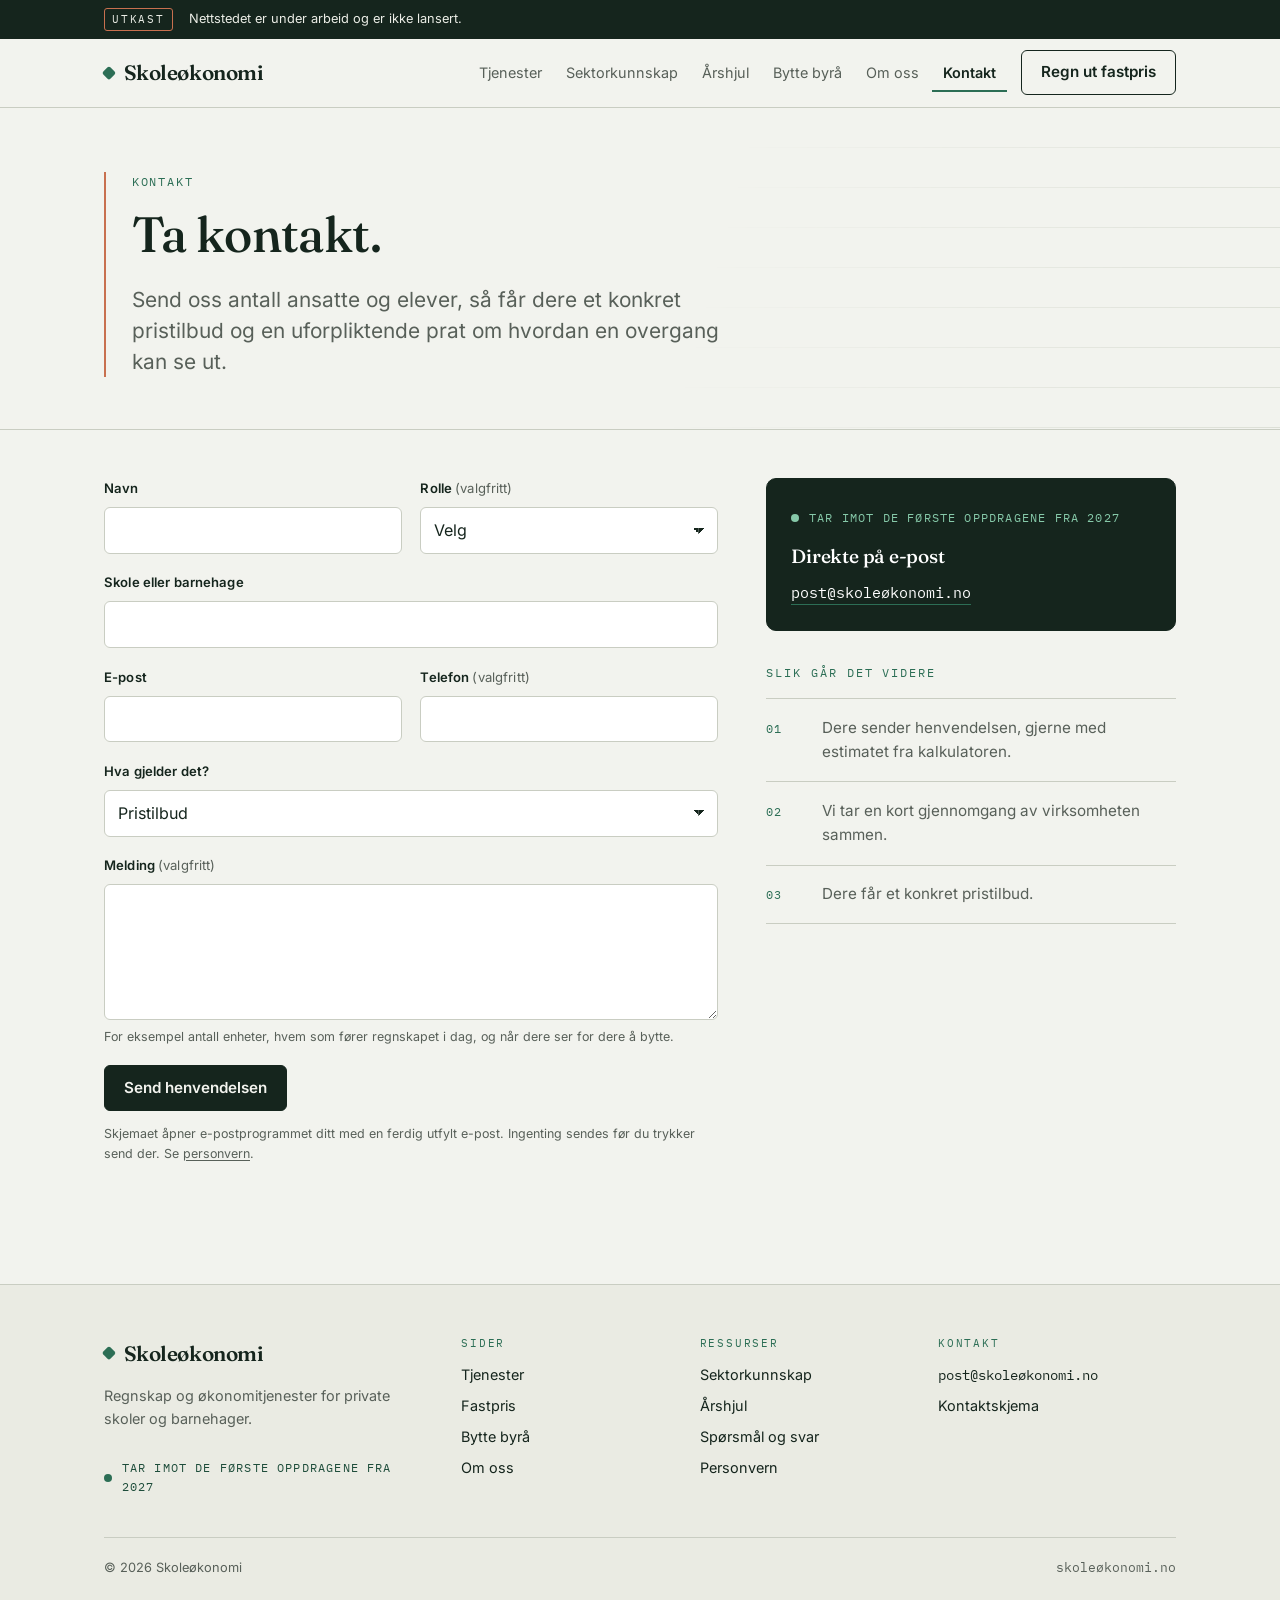
<file: kontakt.html>
<!DOCTYPE html>
<html lang="nb">
<head>
<meta charset="utf-8">
<meta name="viewport" content="width=device-width, initial-scale=1">
<title>Kontakt – Skoleøkonomi</title>
<meta name="description" content="Send oss antall ansatte og elever, så får dere et konkret pristilbud og en uforpliktende prat om hvordan en overgang kan se ut.">
<!-- FELLES:hode -->
<meta name="robots" content="noindex, nofollow">
<link rel="canonical" href="https://xn--skolekonomi-kgb.no/kontakt.html">
<meta property="og:url" content="https://xn--skolekonomi-kgb.no/kontakt.html">
<meta property="og:type" content="website">
<meta property="og:site_name" content="Skoleøkonomi">
<meta property="og:locale" content="nb_NO">
<meta property="og:title" content="Kontakt – Skoleøkonomi">
<meta property="og:description" content="Send oss antall ansatte og elever, så får dere et konkret pristilbud og en uforpliktende prat om hvordan en overgang kan se ut.">
<meta name="theme-color" content="#F2F3EE">
<link rel="icon" href="assets/bilder/favicon.svg" type="image/svg+xml">
<link rel="stylesheet" href="assets/css/stil.css?v=5d9baf2f">
<link rel="stylesheet" href="assets/css/utskrift.css?v=5d9baf2f" media="print">
<script>document.documentElement.className += ' js';</script>
<!-- /FELLES:hode -->
</head>
<body>
<!-- FELLES:topp -->
<a class="hopp" href="#innhold">Hopp til innhold</a>
<aside class="utkast pa-blekk" aria-label="Status for nettstedet">
  <div class="wrap utkast__rad">
    <span class="utkast__merke">Utkast</span>
    <span class="utkast__tekst">Nettstedet er under arbeid og er ikke lansert.</span>
    <button type="button" class="utkast__knapp" data-bekreft-bryter aria-pressed="false" hidden>Vis punkter som må bekreftes</button>
  </div>
</aside>
<header class="topp">
  <div class="wrap topp__rad">
    <a class="merke" href="index.html"><span class="merke__rute" aria-hidden="true"></span>Skoleøkonomi</a>
    <button type="button" class="meny-knapp" aria-expanded="false" aria-controls="hovedmeny"><span class="meny-knapp__ikon" aria-hidden="true"></span>Meny</button>
    <nav class="meny" id="hovedmeny" aria-label="Hovedmeny">
      <ul class="meny__liste">
        <li><a href="tjenester.html">Tjenester</a></li>
        <li><a href="sektorkunnskap.html">Sektorkunnskap</a></li>
        <li><a href="arshjul.html">Årshjul</a></li>
        <li><a href="bytte-regnskapsforer.html">Bytte byrå</a></li>
        <li><a href="om-oss.html">Om oss</a></li>
        <li><a href="kontakt.html" aria-current="page">Kontakt</a></li>
      </ul>
      <a class="knapp knapp--kant" href="priser.html">Regn ut fastpris</a>
    </nav>
  </div>
</header>
<!-- /FELLES:topp -->

<main id="innhold">

  <section class="sidehode">
    <div class="wrap">
      <div class="sidehode__tekst">
        <p class="eyebrow">Kontakt</p>
        <h1>Ta kontakt.</h1>
        <p class="lede">Send oss antall ansatte og elever, så får dere et konkret pristilbud og en uforpliktende prat om hvordan en overgang kan se ut.</p>
      </div>
    </div>
  </section>

  <section class="seksjon seksjon--tett">
    <div class="wrap">
      <div class="to-kol">

        <div>
          <form class="skjema" data-kontaktskjema action="mailto:post@skoleøkonomi.no" method="post" enctype="text/plain" novalidate>
            <div class="feilsammendrag" data-feilsammendrag role="alert" tabindex="-1" hidden></div>

            <div class="skjema__rad">
              <div class="felt">
                <label for="k-navn">Navn</label>
                <input class="inndata" id="k-navn" name="Navn" type="text" autocomplete="name" required aria-describedby="k-navn-feil">
                <p class="felt__feil" id="k-navn-feil">Skriv inn navnet ditt.</p>
              </div>
              <div class="felt">
                <label for="k-rolle">Rolle <span class="felt__valgfri">(valgfritt)</span></label>
                <select class="inndata" id="k-rolle" name="Rolle">
                  <option value="">Velg</option>
                  <option>Daglig leder</option>
                  <option>Rektor</option>
                  <option>Styrer</option>
                  <option>Styreleder</option>
                  <option>Økonomiansvarlig</option>
                  <option>Annet</option>
                </select>
              </div>
            </div>

            <div class="felt">
              <label for="k-virksomhet">Skole eller barnehage</label>
              <input class="inndata" id="k-virksomhet" name="Virksomhet" type="text" autocomplete="organization" required aria-describedby="k-virksomhet-feil">
              <p class="felt__feil" id="k-virksomhet-feil">Skriv inn navnet på virksomheten.</p>
            </div>

            <div class="skjema__rad">
              <div class="felt">
                <label for="k-epost">E-post</label>
                <input class="inndata" id="k-epost" name="E-post" type="email" autocomplete="email" required aria-describedby="k-epost-feil">
                <p class="felt__feil" id="k-epost-feil">Skriv inn en gyldig e-postadresse, for eksempel navn@skolen.no.</p>
              </div>
              <div class="felt">
                <label for="k-telefon">Telefon <span class="felt__valgfri">(valgfritt)</span></label>
                <input class="inndata" id="k-telefon" name="Telefon" type="tel" autocomplete="tel">
              </div>
            </div>

            <div class="felt">
              <label for="k-gjelder">Hva gjelder det?</label>
              <select class="inndata" id="k-gjelder" name="Gjelder">
                <option>Pristilbud</option>
                <option>Bytte av regnskapsfører</option>
                <option>Spørsmål</option>
                <option>Annet</option>
              </select>
            </div>

            <div class="felt">
              <label for="k-melding">Melding <span class="felt__valgfri">(valgfritt)</span></label>
              <textarea class="inndata" id="k-melding" name="Melding" rows="5" aria-describedby="k-melding-hjelp"></textarea>
              <p class="felt__hjelp" id="k-melding-hjelp">For eksempel antall enheter, hvem som fører regnskapet i dag, og når dere ser for dere å bytte.</p>
            </div>

            <div class="boks" data-estimat hidden>
              <h2 class="boks__tittel">Estimatet fra kalkulatoren</h2>
              <ul class="estimatliste" data-estimat-linjer></ul>
              <label class="kryss"><input type="checkbox" data-estimat-med checked> Legg ved estimatet i henvendelsen</label>
            </div>

            <div>
              <button class="knapp" type="submit">Send henvendelsen</button>
              <p class="felt__hjelp" style="margin-top:.8rem;">Skjemaet åpner e-postprogrammet ditt med en ferdig utfylt e-post. Ingenting sendes før du trykker send der. Se <a href="personvern.html">personvern</a>.</p>
            </div>
          </form>

          <div class="boks" data-kontakt-resultat tabindex="-1" hidden>
            <h2 class="boks__tittel">E-posten er klar</h2>
            <p>E-postprogrammet ditt skal ha åpnet seg med henvendelsen ferdig utfylt. Skjedde det ikke? Kopier teksten under og send den til <a class="mono" data-kontakt-adresse href="mailto:post@skoleøkonomi.no">post@skoleøkonomi.no</a>.</p>
            <pre class="forhandsvisning" data-kontakt-tekst></pre>
            <div class="knapperad">
              <button type="button" class="knapp knapp--kant knapp--liten" data-kontakt-kopier>Kopier teksten</button>
              <button type="button" class="knapp knapp--kant knapp--liten" data-kontakt-tilbake>Tilbake til skjemaet</button>
            </div>
          </div>
        </div>

        <aside>
          <div class="boks boks--blekk pa-blekk">
            <p class="status">Tar imot de første oppdragene fra 2027</p>
            <h2 class="boks__tittel" style="margin-top:1rem;">Direkte på e-post</h2>
            <p><a class="epost" href="mailto:post@skoleøkonomi.no">post@skoleøkonomi.no</a></p>
          </div>
          <div style="margin-top:2rem;">
            <p class="eyebrow">Slik går det videre</p>
            <ol class="hovedbok" style="margin-top:1rem;">
              <li class="hovedbok__rad hovedbok__rad--smal"><p class="hovedbok__nokkel">01</p><p class="hovedbok__tekst">Dere sender henvendelsen, gjerne med estimatet fra kalkulatoren.</p></li>
              <li class="hovedbok__rad hovedbok__rad--smal"><p class="hovedbok__nokkel">02</p><p class="hovedbok__tekst">Vi tar en kort gjennomgang av virksomheten sammen.</p></li>
              <li class="hovedbok__rad hovedbok__rad--smal"><p class="hovedbok__nokkel">03</p><p class="hovedbok__tekst">Dere får et konkret pristilbud.</p></li>
            </ol>
          </div>
        </aside>

      </div>
    </div>
  </section>

</main>

<!-- FELLES:bunn -->
<footer class="bunn">
  <div class="wrap">
    <div class="bunn__rutenett">
      <div class="bunn__om">
        <a class="merke" href="index.html"><span class="merke__rute" aria-hidden="true"></span>Skoleøkonomi</a>
        <p>Regnskap og økonomitjenester for private skoler og barnehager.</p>
        <p class="status">Tar imot de første oppdragene fra 2027</p>
      </div>
      <nav aria-label="Sider">
        <h2 class="bunn__tittel">Sider</h2>
        <ul>
          <li><a href="tjenester.html">Tjenester</a></li>
          <li><a href="priser.html">Fastpris</a></li>
          <li><a href="bytte-regnskapsforer.html">Bytte byrå</a></li>
          <li><a href="om-oss.html">Om oss</a></li>
        </ul>
      </nav>
      <nav aria-label="Ressurser">
        <h2 class="bunn__tittel">Ressurser</h2>
        <ul>
          <li><a href="sektorkunnskap.html">Sektorkunnskap</a></li>
          <li><a href="arshjul.html">Årshjul</a></li>
          <li><a href="sporsmal-og-svar.html">Spørsmål og svar</a></li>
          <li><a href="personvern.html">Personvern</a></li>
        </ul>
      </nav>
      <div>
        <h2 class="bunn__tittel">Kontakt</h2>
        <ul>
          <li><a class="mono" href="mailto:post@skoleøkonomi.no">post@skoleøkonomi.no</a></li>
          <li><a href="kontakt.html">Kontaktskjema</a></li>
        </ul>
      </div>
    </div>
    <div class="bunn__linje">
      <span>© <span data-ar></span> Skoleøkonomi</span>
      <span class="mono">skoleøkonomi.no</span>
    </div>
  </div>
</footer>
<script defer src="assets/js/konfig.js?v=5d9baf2f"></script>
<script defer src="assets/js/felles.js?v=5d9baf2f"></script>
<script defer src="assets/js/utkast.js?v=5d9baf2f"></script>
<!-- /FELLES:bunn -->
<script defer src="assets/js/prismodell.js?v=5d9baf2f"></script>
<script defer src="assets/js/kontakt.js?v=5d9baf2f"></script>
</body>
</html>
</file>
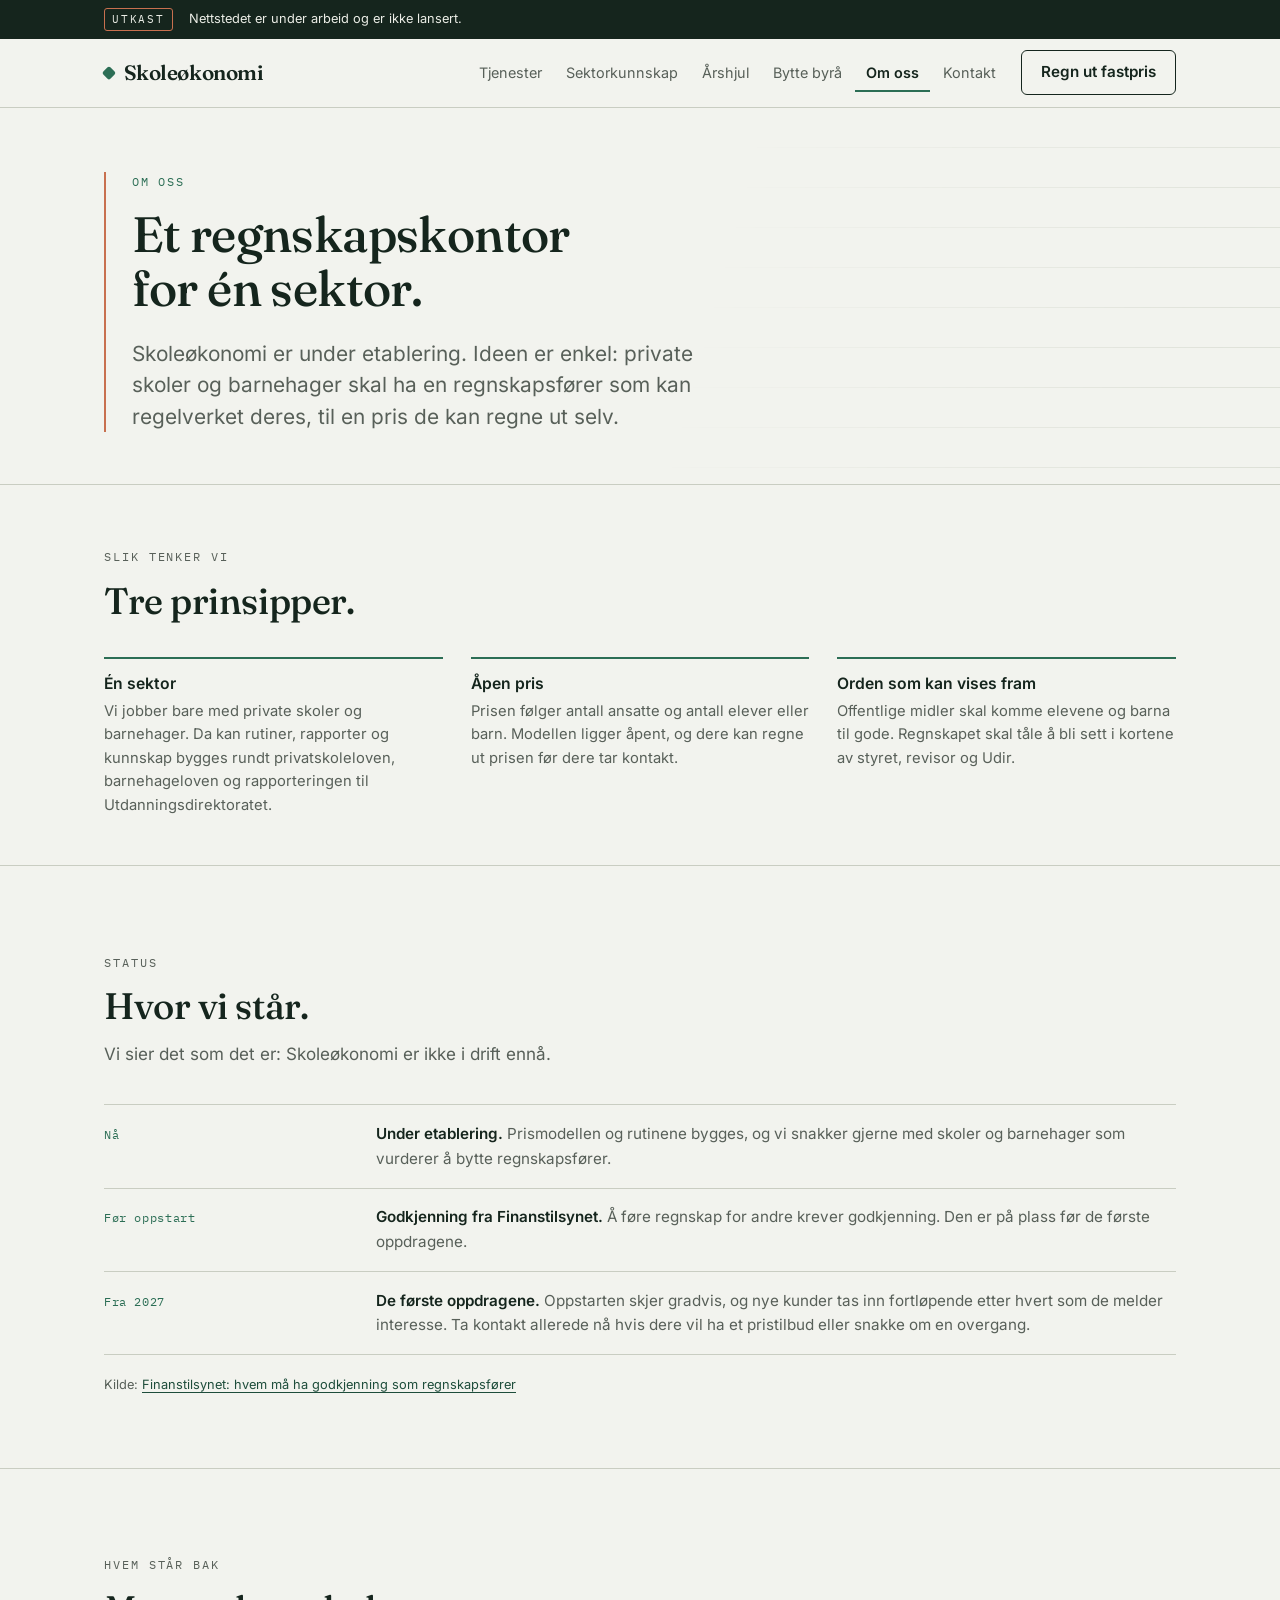
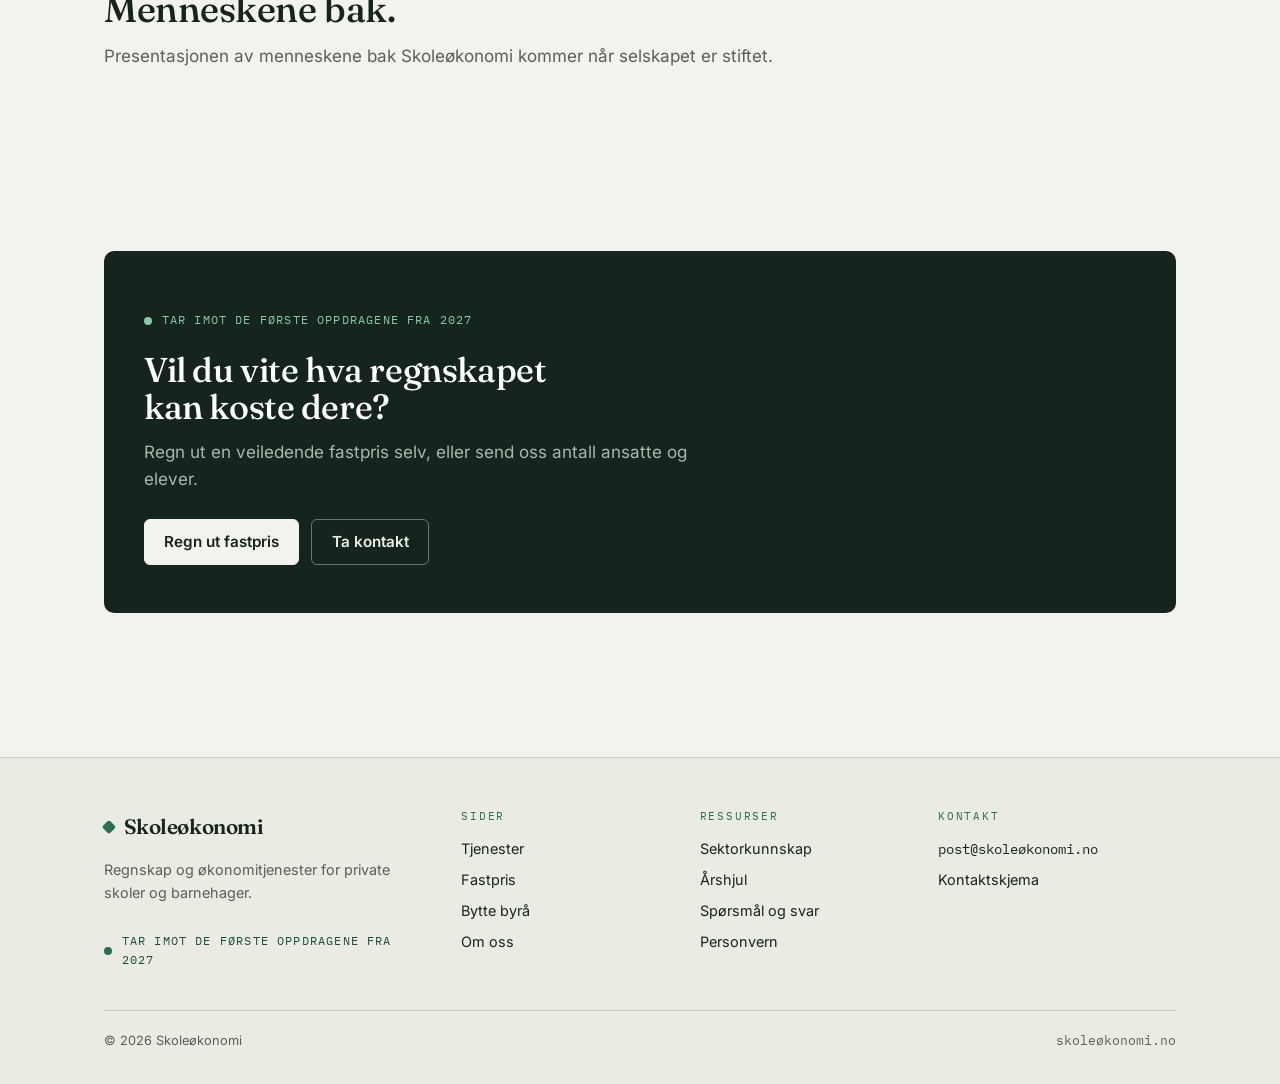
<file: om-oss.html>
<!DOCTYPE html>
<html lang="nb">
<head>
<meta charset="utf-8">
<meta name="viewport" content="width=device-width, initial-scale=1">
<title>Om Skoleøkonomi – et regnskapskontor for én sektor</title>
<meta name="description" content="Skoleøkonomi er et regnskaps- og økonomikontor under etablering, spesialisert på private skoler og barnehager. Vi tar imot de første oppdragene fra 2027.">
<!-- FELLES:hode -->
<meta name="robots" content="noindex, nofollow">
<link rel="canonical" href="https://xn--skolekonomi-kgb.no/om-oss.html">
<meta property="og:url" content="https://xn--skolekonomi-kgb.no/om-oss.html">
<meta property="og:type" content="website">
<meta property="og:site_name" content="Skoleøkonomi">
<meta property="og:locale" content="nb_NO">
<meta property="og:title" content="Om Skoleøkonomi – et regnskapskontor for én sektor">
<meta property="og:description" content="Skoleøkonomi er et regnskaps- og økonomikontor under etablering, spesialisert på private skoler og barnehager. Vi tar imot de første oppdragene fra 2027.">
<meta name="theme-color" content="#F2F3EE">
<link rel="icon" href="assets/bilder/favicon.svg" type="image/svg+xml">
<link rel="stylesheet" href="assets/css/stil.css?v=5d9baf2f">
<link rel="stylesheet" href="assets/css/utskrift.css?v=5d9baf2f" media="print">
<script>document.documentElement.className += ' js';</script>
<!-- /FELLES:hode -->
</head>
<body>
<!-- FELLES:topp -->
<a class="hopp" href="#innhold">Hopp til innhold</a>
<aside class="utkast pa-blekk" aria-label="Status for nettstedet">
  <div class="wrap utkast__rad">
    <span class="utkast__merke">Utkast</span>
    <span class="utkast__tekst">Nettstedet er under arbeid og er ikke lansert.</span>
    <button type="button" class="utkast__knapp" data-bekreft-bryter aria-pressed="false" hidden>Vis punkter som må bekreftes</button>
  </div>
</aside>
<header class="topp">
  <div class="wrap topp__rad">
    <a class="merke" href="index.html"><span class="merke__rute" aria-hidden="true"></span>Skoleøkonomi</a>
    <button type="button" class="meny-knapp" aria-expanded="false" aria-controls="hovedmeny"><span class="meny-knapp__ikon" aria-hidden="true"></span>Meny</button>
    <nav class="meny" id="hovedmeny" aria-label="Hovedmeny">
      <ul class="meny__liste">
        <li><a href="tjenester.html">Tjenester</a></li>
        <li><a href="sektorkunnskap.html">Sektorkunnskap</a></li>
        <li><a href="arshjul.html">Årshjul</a></li>
        <li><a href="bytte-regnskapsforer.html">Bytte byrå</a></li>
        <li><a href="om-oss.html" aria-current="page">Om oss</a></li>
        <li><a href="kontakt.html">Kontakt</a></li>
      </ul>
      <a class="knapp knapp--kant" href="priser.html">Regn ut fastpris</a>
    </nav>
  </div>
</header>
<!-- /FELLES:topp -->

<main id="innhold">

  <section class="sidehode">
    <div class="wrap">
      <div class="sidehode__tekst">
        <p class="eyebrow">Om oss</p>
        <h1>Et regnskapskontor for én sektor.</h1>
        <p class="lede">Skoleøkonomi er under etablering. Ideen er enkel: private skoler og barnehager skal ha en regnskapsfører som kan regelverket deres, til en pris de kan regne ut selv.</p>
      </div>
    </div>
  </section>

  <section class="seksjon seksjon--tett">
    <div class="wrap">
      <div class="seksjon__hode">
        <p class="eyebrow">Slik tenker vi</p>
        <h2>Tre prinsipper.</h2>
      </div>
      <div class="punkter">
        <div class="punkt">
          <h3>Én sektor</h3>
          <p>Vi jobber bare med private skoler og barnehager. Da kan rutiner, rapporter og kunnskap bygges rundt privatskoleloven, barnehageloven og rapporteringen til Utdanningsdirektoratet.</p>
        </div>
        <div class="punkt">
          <h3>Åpen pris</h3>
          <p>Prisen følger antall ansatte og antall elever eller barn. Modellen ligger åpent, og dere kan regne ut prisen før dere tar kontakt.</p>
        </div>
        <div class="punkt">
          <h3>Orden som kan vises fram</h3>
          <p>Offentlige midler skal komme elevene og barna til gode. Regnskapet skal tåle å bli sett i kortene av styret, revisor og Udir.</p>
        </div>
      </div>
    </div>
  </section>

  <section class="seksjon" id="status">
    <div class="wrap">
      <div class="seksjon__hode">
        <p class="eyebrow">Status</p>
        <h2>Hvor vi står.</h2>
        <p>Vi sier det som det er: Skoleøkonomi er ikke i drift ennå.</p>
      </div>
      <ul class="hovedbok">
        <li class="hovedbok__rad">
          <p class="hovedbok__nokkel">Nå</p>
          <p class="hovedbok__tekst"><strong>Under etablering.</strong> Prismodellen og rutinene bygges, og vi snakker gjerne med skoler og barnehager som vurderer å bytte regnskapsfører.</p>
        </li>
        <li class="hovedbok__rad">
          <p class="hovedbok__nokkel">Før oppstart</p>
          <p class="hovedbok__tekst"><strong>Godkjenning fra Finanstilsynet.</strong> Å føre regnskap for andre krever godkjenning. Den er på plass før de første oppdragene.</p>
        </li>
        <li class="hovedbok__rad">
          <p class="hovedbok__nokkel">Fra 2027</p>
          <p class="hovedbok__tekst"><strong>De første oppdragene.</strong> Oppstarten skjer gradvis, og nye kunder tas inn fortløpende etter hvert som de melder interesse. Ta kontakt allerede nå hvis dere vil ha et pristilbud eller snakke om en overgang.</p>
        </li>
      </ul>
      <p class="kilde" style="margin-top:1.25rem;">Kilde: <a href="https://www.finanstilsynet.no/konsesjon/regnskapsforer/" rel="noopener">Finanstilsynet: hvem må ha godkjenning som regnskapsfører</a></p>
    </div>
  </section>

  <section class="seksjon" id="hvem">
    <div class="wrap">
      <div class="seksjon__hode">
        <p class="eyebrow">Hvem står bak</p>
        <h2>Menneskene bak.</h2>
        <p>Presentasjonen av menneskene bak Skoleøkonomi kommer når selskapet er stiftet.</p>
      </div>
    </div>
  </section>

  <section class="seksjon seksjon--flat">
    <div class="wrap">
      <div class="kontaktblokk pa-blekk">
        <p class="status">Tar imot de første oppdragene fra 2027</p>
        <h2>Vil du vite hva regnskapet kan koste dere?</h2>
        <p>Regn ut en veiledende fastpris selv, eller send oss antall ansatte og elever.</p>
        <div class="knapperad">
          <a class="knapp knapp--lys" href="priser.html">Regn ut fastpris</a>
          <a class="knapp knapp--lyskant" href="kontakt.html">Ta kontakt</a>
        </div>
      </div>
    </div>
  </section>

</main>

<!-- FELLES:bunn -->
<footer class="bunn">
  <div class="wrap">
    <div class="bunn__rutenett">
      <div class="bunn__om">
        <a class="merke" href="index.html"><span class="merke__rute" aria-hidden="true"></span>Skoleøkonomi</a>
        <p>Regnskap og økonomitjenester for private skoler og barnehager.</p>
        <p class="status">Tar imot de første oppdragene fra 2027</p>
      </div>
      <nav aria-label="Sider">
        <h2 class="bunn__tittel">Sider</h2>
        <ul>
          <li><a href="tjenester.html">Tjenester</a></li>
          <li><a href="priser.html">Fastpris</a></li>
          <li><a href="bytte-regnskapsforer.html">Bytte byrå</a></li>
          <li><a href="om-oss.html">Om oss</a></li>
        </ul>
      </nav>
      <nav aria-label="Ressurser">
        <h2 class="bunn__tittel">Ressurser</h2>
        <ul>
          <li><a href="sektorkunnskap.html">Sektorkunnskap</a></li>
          <li><a href="arshjul.html">Årshjul</a></li>
          <li><a href="sporsmal-og-svar.html">Spørsmål og svar</a></li>
          <li><a href="personvern.html">Personvern</a></li>
        </ul>
      </nav>
      <div>
        <h2 class="bunn__tittel">Kontakt</h2>
        <ul>
          <li><a class="mono" href="mailto:post@skoleøkonomi.no">post@skoleøkonomi.no</a></li>
          <li><a href="kontakt.html">Kontaktskjema</a></li>
        </ul>
      </div>
    </div>
    <div class="bunn__linje">
      <span>© <span data-ar></span> Skoleøkonomi</span>
      <span class="mono">skoleøkonomi.no</span>
    </div>
  </div>
</footer>
<script defer src="assets/js/konfig.js?v=5d9baf2f"></script>
<script defer src="assets/js/felles.js?v=5d9baf2f"></script>
<script defer src="assets/js/utkast.js?v=5d9baf2f"></script>
<!-- /FELLES:bunn -->
</body>
</html>
</file>
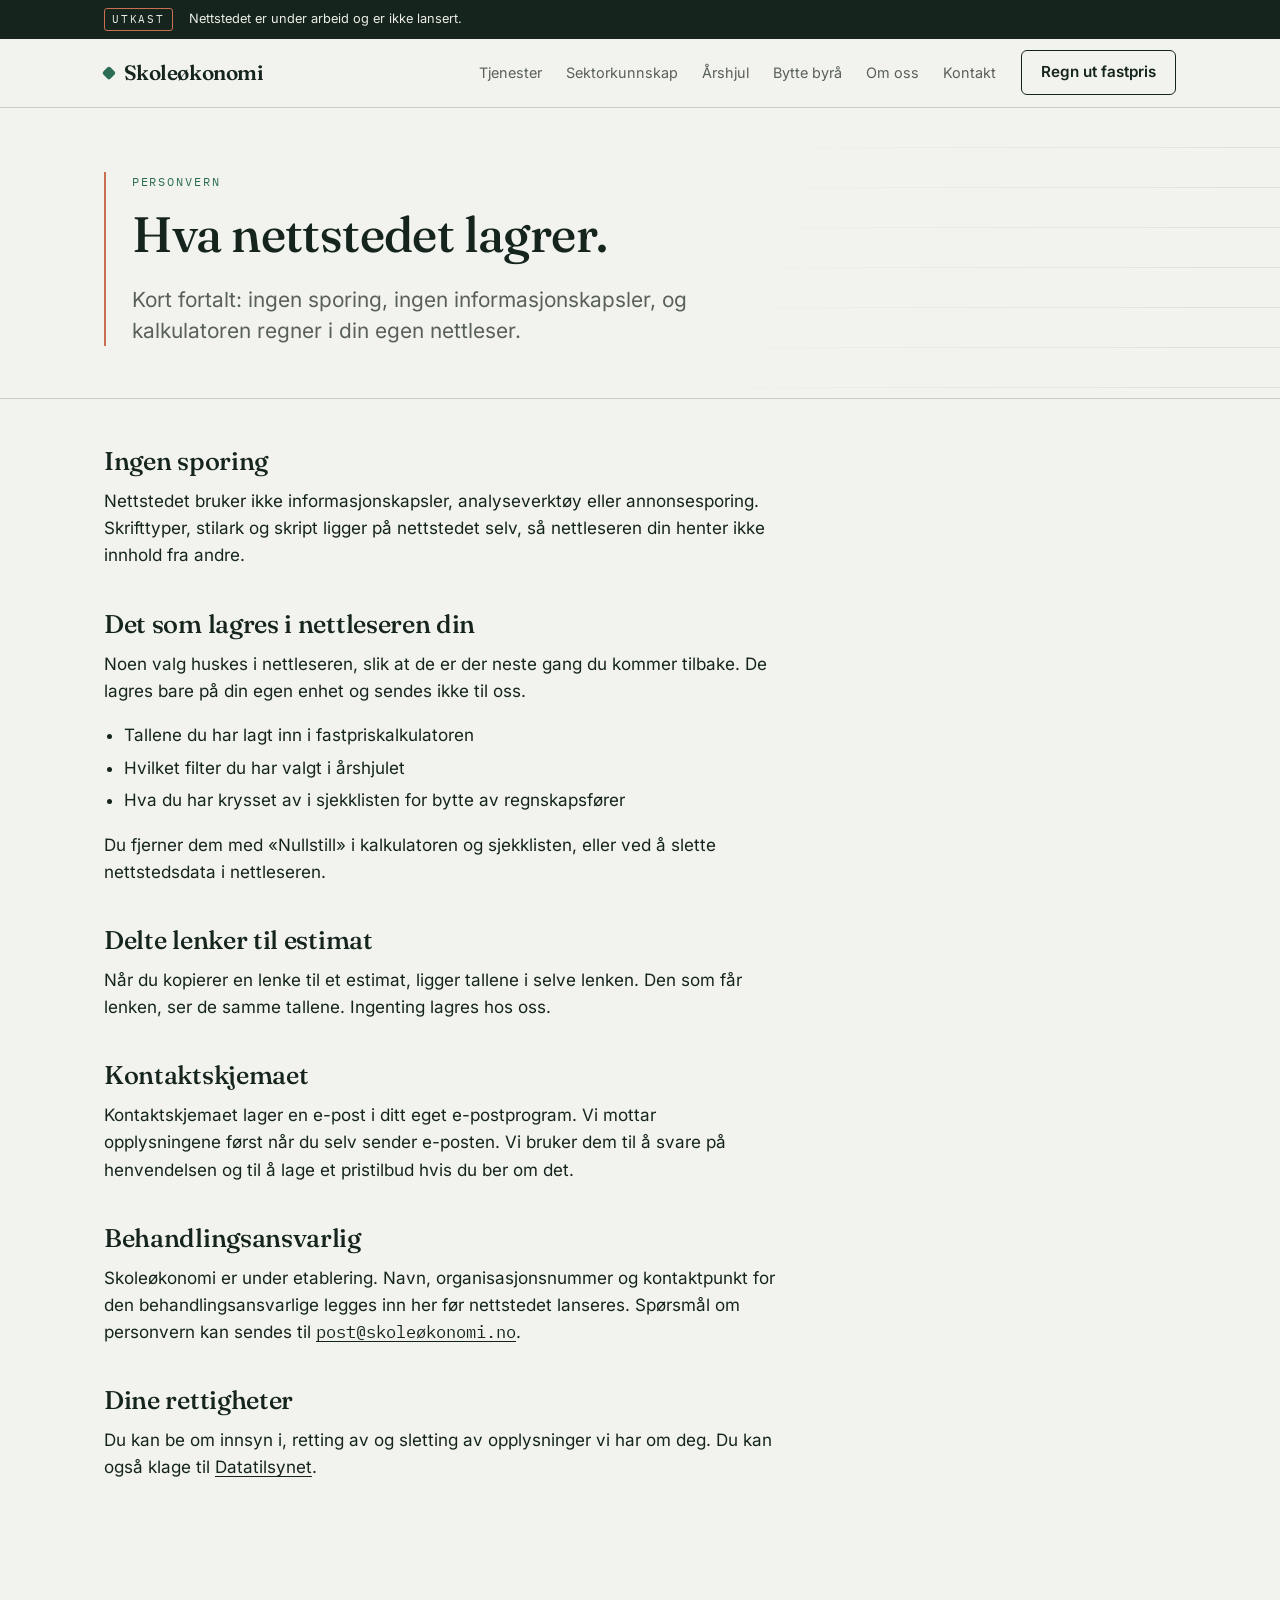
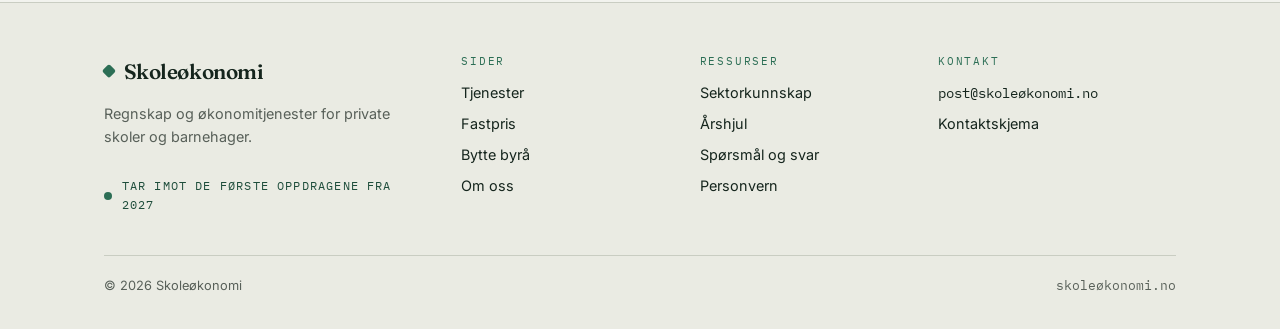
<file: personvern.html>
<!DOCTYPE html>
<html lang="nb">
<head>
<meta charset="utf-8">
<meta name="viewport" content="width=device-width, initial-scale=1">
<title>Personvern – Skoleøkonomi</title>
<meta name="description" content="Hva nettstedet til Skoleøkonomi lagrer og ikke lagrer: ingen sporing, ingen informasjonskapsler, og kalkulatoren regner i din egen nettleser.">
<!-- FELLES:hode -->
<meta name="robots" content="noindex, nofollow">
<link rel="canonical" href="https://xn--skolekonomi-kgb.no/personvern.html">
<meta property="og:url" content="https://xn--skolekonomi-kgb.no/personvern.html">
<meta property="og:type" content="website">
<meta property="og:site_name" content="Skoleøkonomi">
<meta property="og:locale" content="nb_NO">
<meta property="og:title" content="Personvern – Skoleøkonomi">
<meta property="og:description" content="Hva nettstedet til Skoleøkonomi lagrer og ikke lagrer: ingen sporing, ingen informasjonskapsler, og kalkulatoren regner i din egen nettleser.">
<meta name="theme-color" content="#F2F3EE">
<link rel="icon" href="assets/bilder/favicon.svg" type="image/svg+xml">
<link rel="stylesheet" href="assets/css/stil.css?v=5d9baf2f">
<link rel="stylesheet" href="assets/css/utskrift.css?v=5d9baf2f" media="print">
<script>document.documentElement.className += ' js';</script>
<!-- /FELLES:hode -->
</head>
<body>
<!-- FELLES:topp -->
<a class="hopp" href="#innhold">Hopp til innhold</a>
<aside class="utkast pa-blekk" aria-label="Status for nettstedet">
  <div class="wrap utkast__rad">
    <span class="utkast__merke">Utkast</span>
    <span class="utkast__tekst">Nettstedet er under arbeid og er ikke lansert.</span>
    <button type="button" class="utkast__knapp" data-bekreft-bryter aria-pressed="false" hidden>Vis punkter som må bekreftes</button>
  </div>
</aside>
<header class="topp">
  <div class="wrap topp__rad">
    <a class="merke" href="index.html"><span class="merke__rute" aria-hidden="true"></span>Skoleøkonomi</a>
    <button type="button" class="meny-knapp" aria-expanded="false" aria-controls="hovedmeny"><span class="meny-knapp__ikon" aria-hidden="true"></span>Meny</button>
    <nav class="meny" id="hovedmeny" aria-label="Hovedmeny">
      <ul class="meny__liste">
        <li><a href="tjenester.html">Tjenester</a></li>
        <li><a href="sektorkunnskap.html">Sektorkunnskap</a></li>
        <li><a href="arshjul.html">Årshjul</a></li>
        <li><a href="bytte-regnskapsforer.html">Bytte byrå</a></li>
        <li><a href="om-oss.html">Om oss</a></li>
        <li><a href="kontakt.html">Kontakt</a></li>
      </ul>
      <a class="knapp knapp--kant" href="priser.html">Regn ut fastpris</a>
    </nav>
  </div>
</header>
<!-- /FELLES:topp -->

<main id="innhold">

  <section class="sidehode">
    <div class="wrap">
      <div class="sidehode__tekst">
        <p class="eyebrow">Personvern</p>
        <h1>Hva nettstedet lagrer.</h1>
        <p class="lede">Kort fortalt: ingen sporing, ingen informasjonskapsler, og kalkulatoren regner i din egen nettleser.</p>
      </div>
    </div>
  </section>

  <section class="seksjon seksjon--tett">
    <div class="wrap">
      <div class="tekst">

        <h2 style="margin-top:0;">Ingen sporing</h2>
        <p>Nettstedet bruker ikke informasjonskapsler, analyseverktøy eller annonsesporing. Skrifttyper, stilark og skript ligger på nettstedet selv, så nettleseren din henter ikke innhold fra andre.</p>

        <h2>Det som lagres i nettleseren din</h2>
        <p>Noen valg huskes i nettleseren, slik at de er der neste gang du kommer tilbake. De lagres bare på din egen enhet og sendes ikke til oss.</p>
        <ul>
          <li>Tallene du har lagt inn i fastpriskalkulatoren</li>
          <li>Hvilket filter du har valgt i årshjulet</li>
          <li>Hva du har krysset av i sjekklisten for bytte av regnskapsfører</li>
        </ul>
        <p>Du fjerner dem med «Nullstill» i kalkulatoren og sjekklisten, eller ved å slette nettstedsdata i nettleseren.</p>

        <h2>Delte lenker til estimat</h2>
        <p>Når du kopierer en lenke til et estimat, ligger tallene i selve lenken. Den som får lenken, ser de samme tallene. Ingenting lagres hos oss.</p>

        <h2>Kontaktskjemaet</h2>
        <p>Kontaktskjemaet lager en e-post i ditt eget e-postprogram. Vi mottar opplysningene først når du selv sender e-posten. Vi bruker dem til å svare på henvendelsen og til å lage et pristilbud hvis du ber om det.</p>

        <h2>Behandlingsansvarlig</h2>
        <p>Skoleøkonomi er under etablering. Navn, organisasjonsnummer og kontaktpunkt for den behandlingsansvarlige legges inn her før nettstedet lanseres. Spørsmål om personvern kan sendes til <a class="mono" href="mailto:post@skoleøkonomi.no">post@skoleøkonomi.no</a>.</p>

        <h2>Dine rettigheter</h2>
        <p>Du kan be om innsyn i, retting av og sletting av opplysninger vi har om deg. Du kan også klage til <a href="https://www.datatilsynet.no/" rel="noopener">Datatilsynet</a>.</p>
      </div>
    </div>
  </section>

</main>

<!-- FELLES:bunn -->
<footer class="bunn">
  <div class="wrap">
    <div class="bunn__rutenett">
      <div class="bunn__om">
        <a class="merke" href="index.html"><span class="merke__rute" aria-hidden="true"></span>Skoleøkonomi</a>
        <p>Regnskap og økonomitjenester for private skoler og barnehager.</p>
        <p class="status">Tar imot de første oppdragene fra 2027</p>
      </div>
      <nav aria-label="Sider">
        <h2 class="bunn__tittel">Sider</h2>
        <ul>
          <li><a href="tjenester.html">Tjenester</a></li>
          <li><a href="priser.html">Fastpris</a></li>
          <li><a href="bytte-regnskapsforer.html">Bytte byrå</a></li>
          <li><a href="om-oss.html">Om oss</a></li>
        </ul>
      </nav>
      <nav aria-label="Ressurser">
        <h2 class="bunn__tittel">Ressurser</h2>
        <ul>
          <li><a href="sektorkunnskap.html">Sektorkunnskap</a></li>
          <li><a href="arshjul.html">Årshjul</a></li>
          <li><a href="sporsmal-og-svar.html">Spørsmål og svar</a></li>
          <li><a href="personvern.html">Personvern</a></li>
        </ul>
      </nav>
      <div>
        <h2 class="bunn__tittel">Kontakt</h2>
        <ul>
          <li><a class="mono" href="mailto:post@skoleøkonomi.no">post@skoleøkonomi.no</a></li>
          <li><a href="kontakt.html">Kontaktskjema</a></li>
        </ul>
      </div>
    </div>
    <div class="bunn__linje">
      <span>© <span data-ar></span> Skoleøkonomi</span>
      <span class="mono">skoleøkonomi.no</span>
    </div>
  </div>
</footer>
<script defer src="assets/js/konfig.js?v=5d9baf2f"></script>
<script defer src="assets/js/felles.js?v=5d9baf2f"></script>
<script defer src="assets/js/utkast.js?v=5d9baf2f"></script>
<!-- /FELLES:bunn -->
</body>
</html>
</file>
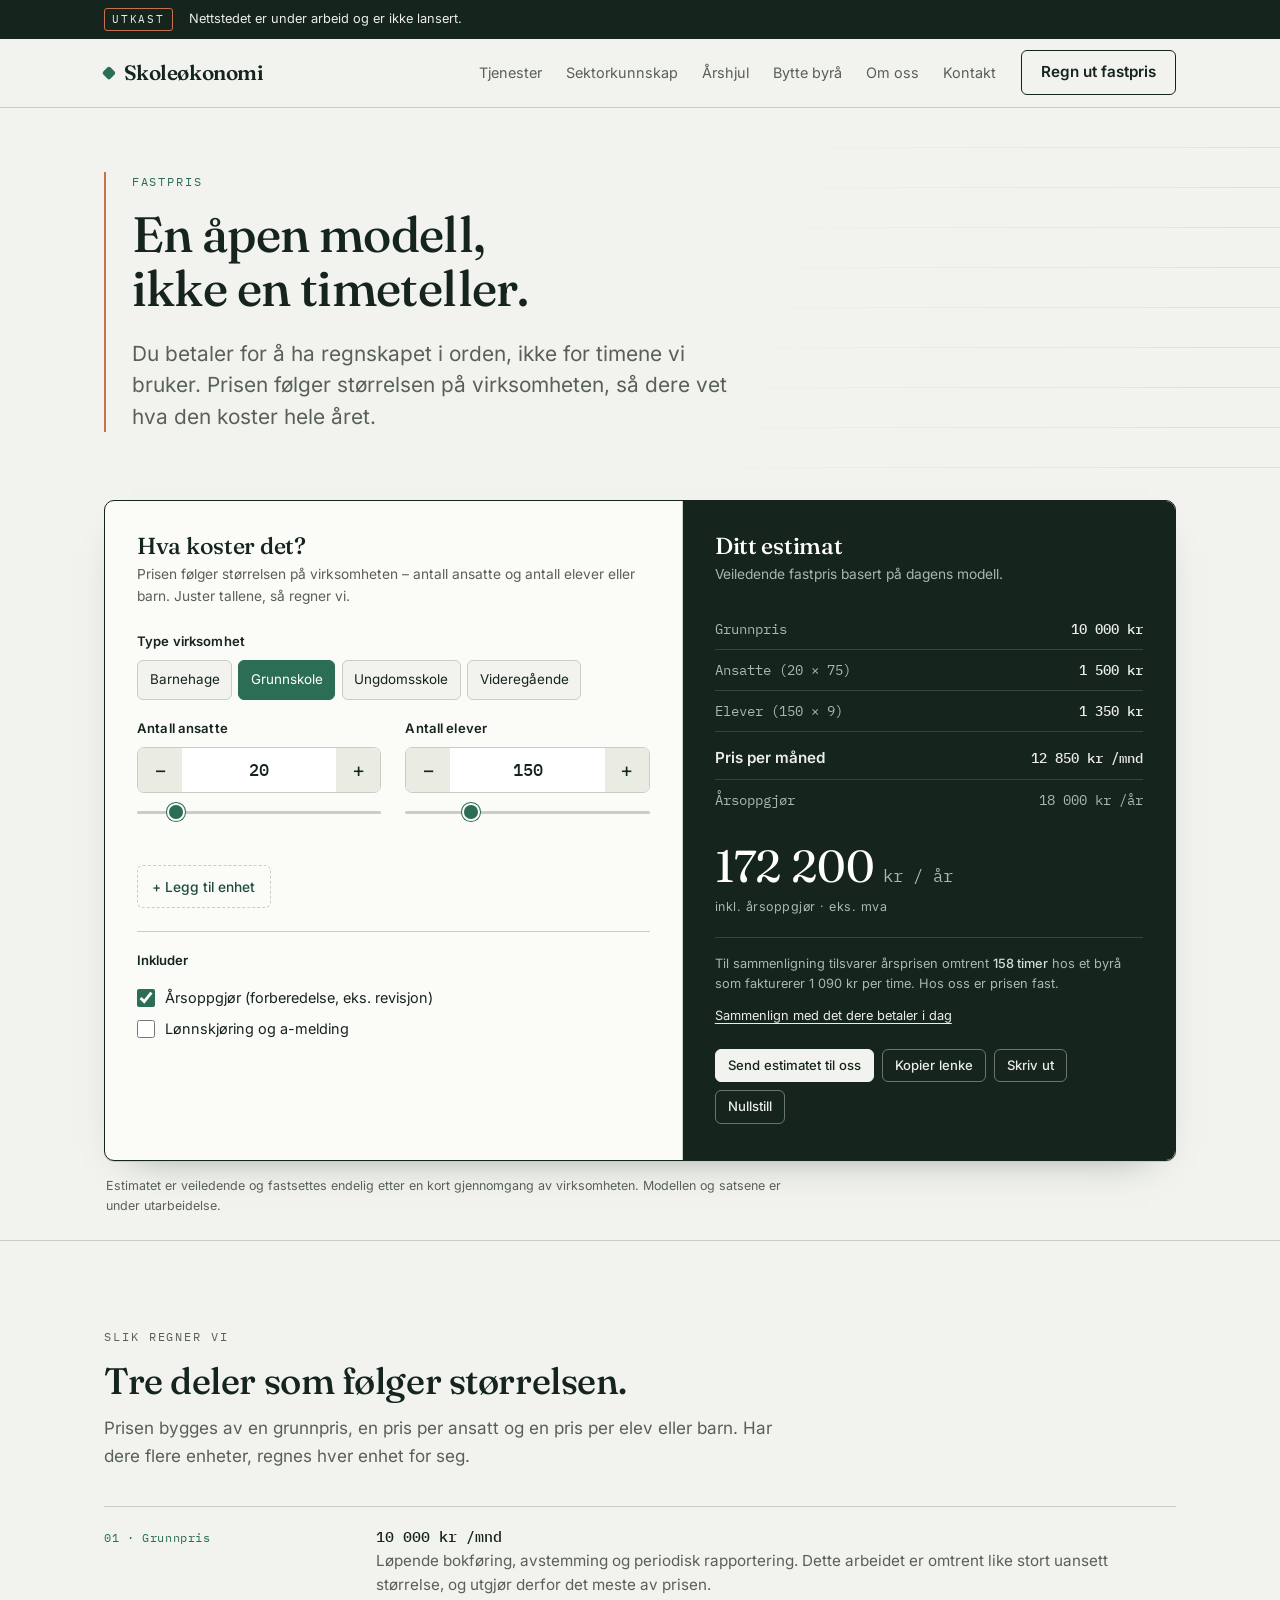
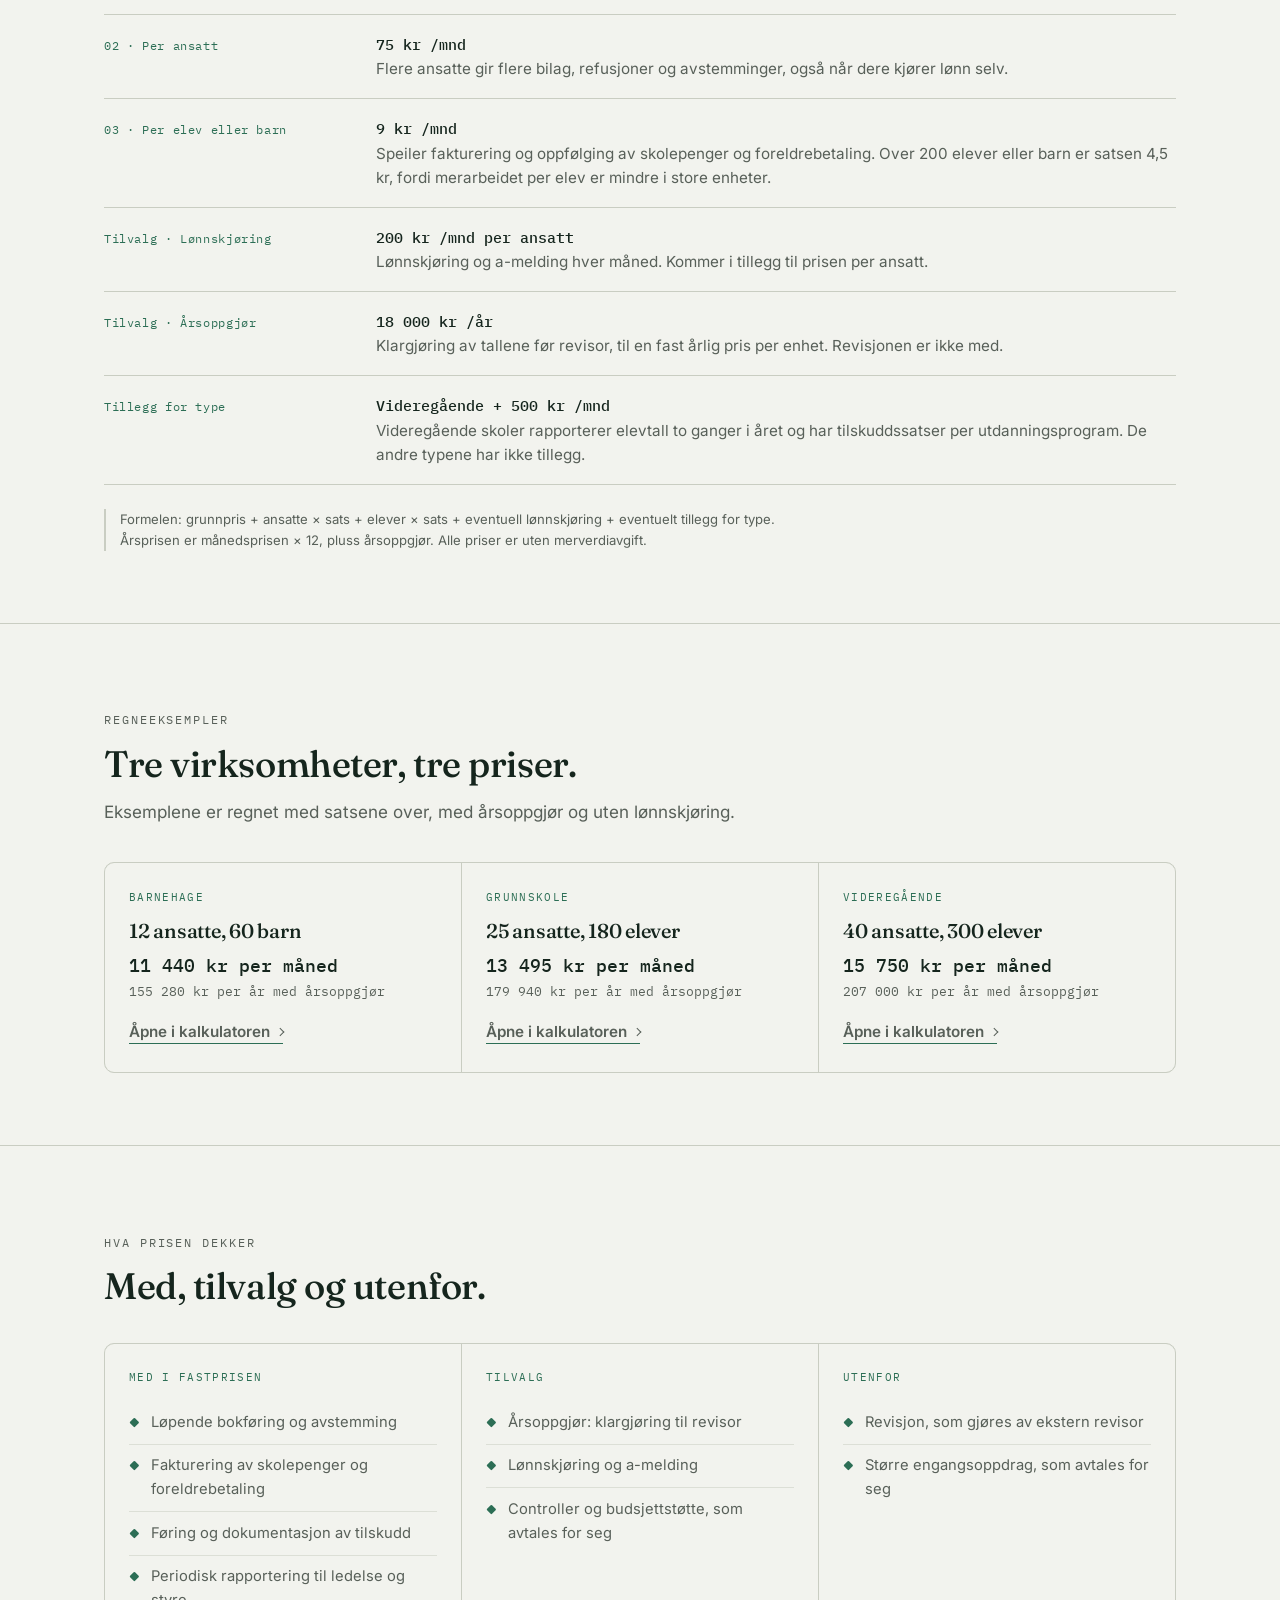
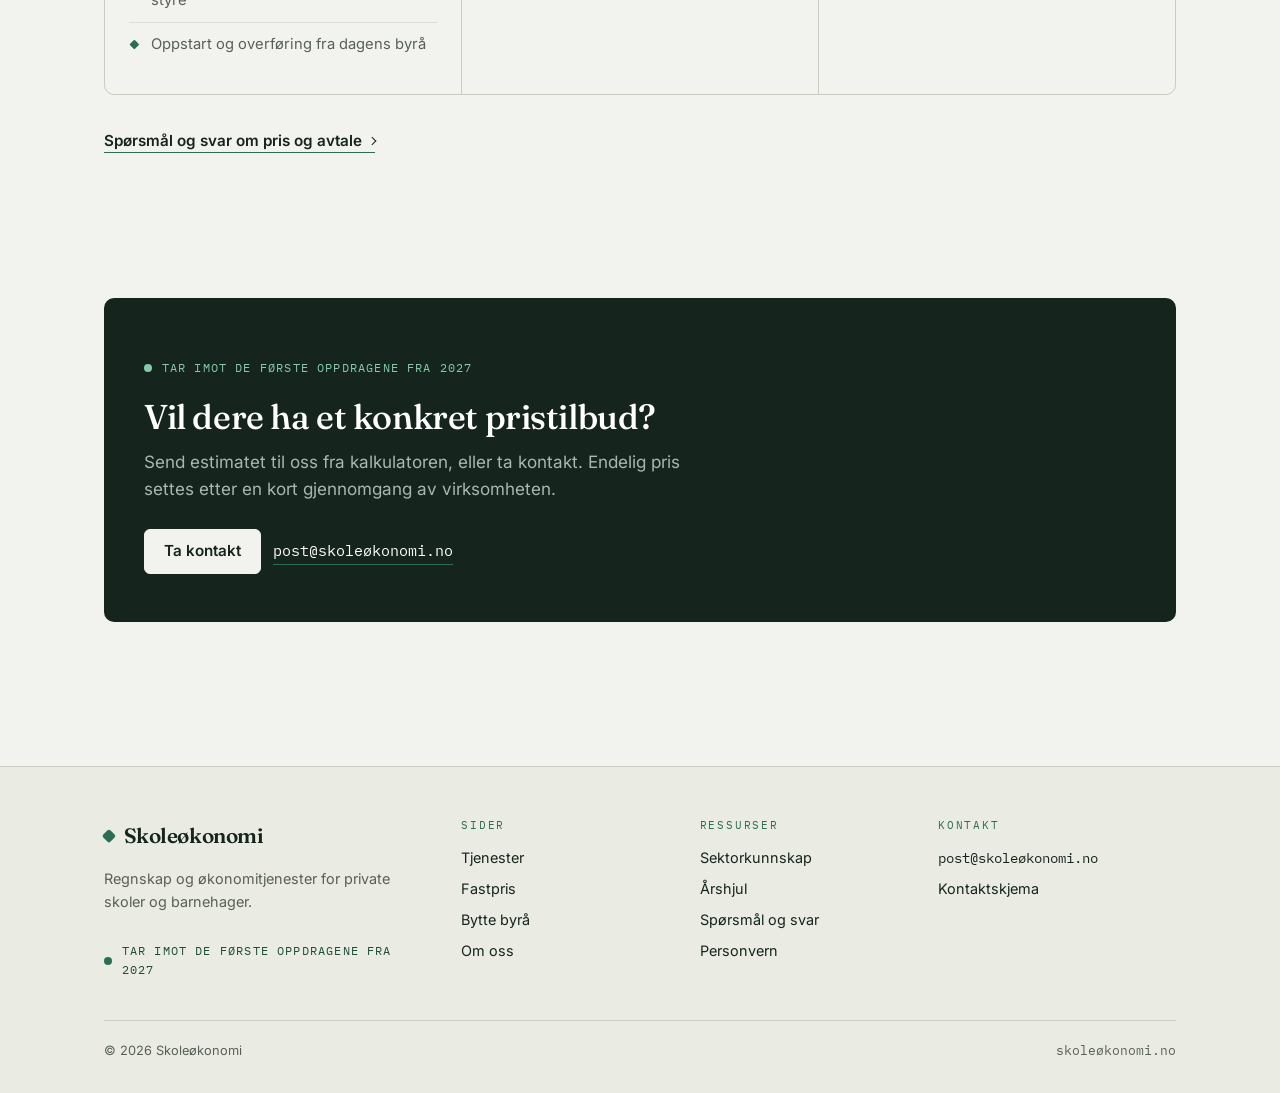
<file: priser.html>
<!DOCTYPE html>
<html lang="nb">
<head>
<meta charset="utf-8">
<meta name="viewport" content="width=device-width, initial-scale=1">
<title>Fastpris: regn ut hva regnskapet koster – Skoleøkonomi</title>
<meta name="description" content="Fastpriskalkulator for regnskap i private skoler og barnehager. Åpen modell: grunnpris, pris per ansatt og pris per elev eller barn.">
<!-- FELLES:hode -->
<meta name="robots" content="noindex, nofollow">
<link rel="canonical" href="https://xn--skolekonomi-kgb.no/priser.html">
<meta property="og:url" content="https://xn--skolekonomi-kgb.no/priser.html">
<meta property="og:type" content="website">
<meta property="og:site_name" content="Skoleøkonomi">
<meta property="og:locale" content="nb_NO">
<meta property="og:title" content="Fastpris: regn ut hva regnskapet koster – Skoleøkonomi">
<meta property="og:description" content="Fastpriskalkulator for regnskap i private skoler og barnehager. Åpen modell: grunnpris, pris per ansatt og pris per elev eller barn.">
<meta name="theme-color" content="#F2F3EE">
<link rel="icon" href="assets/bilder/favicon.svg" type="image/svg+xml">
<link rel="stylesheet" href="assets/css/stil.css?v=5d9baf2f">
<link rel="stylesheet" href="assets/css/utskrift.css?v=5d9baf2f" media="print">
<script>document.documentElement.className += ' js';</script>
<!-- /FELLES:hode -->
</head>
<body>
<!-- FELLES:topp -->
<a class="hopp" href="#innhold">Hopp til innhold</a>
<aside class="utkast pa-blekk" aria-label="Status for nettstedet">
  <div class="wrap utkast__rad">
    <span class="utkast__merke">Utkast</span>
    <span class="utkast__tekst">Nettstedet er under arbeid og er ikke lansert.</span>
    <button type="button" class="utkast__knapp" data-bekreft-bryter aria-pressed="false" hidden>Vis punkter som må bekreftes</button>
  </div>
</aside>
<header class="topp">
  <div class="wrap topp__rad">
    <a class="merke" href="index.html"><span class="merke__rute" aria-hidden="true"></span>Skoleøkonomi</a>
    <button type="button" class="meny-knapp" aria-expanded="false" aria-controls="hovedmeny"><span class="meny-knapp__ikon" aria-hidden="true"></span>Meny</button>
    <nav class="meny" id="hovedmeny" aria-label="Hovedmeny">
      <ul class="meny__liste">
        <li><a href="tjenester.html">Tjenester</a></li>
        <li><a href="sektorkunnskap.html">Sektorkunnskap</a></li>
        <li><a href="arshjul.html">Årshjul</a></li>
        <li><a href="bytte-regnskapsforer.html">Bytte byrå</a></li>
        <li><a href="om-oss.html">Om oss</a></li>
        <li><a href="kontakt.html">Kontakt</a></li>
      </ul>
      <a class="knapp knapp--kant" href="priser.html" aria-current="page">Regn ut fastpris</a>
    </nav>
  </div>
</header>
<!-- /FELLES:topp -->

<main id="innhold">

  <section class="sidehode">
    <div class="wrap">
      <div class="sidehode__tekst">
        <p class="eyebrow">Fastpris</p>
        <h1>En åpen modell, ikke en timeteller.</h1>
        <p class="lede">Du betaler for å ha regnskapet i orden, ikke for timene vi bruker. Prisen følger størrelsen på virksomheten, så dere vet hva den koster hele året.</p>
      </div>
    </div>
  </section>

  <section class="kalk-seksjon" id="kalkulator" aria-label="Fastpriskalkulator">
    <div class="wrap">
      <div data-kalkulator>
        <p class="kalk__tom">Kalkulatoren trenger JavaScript for å regne. Send oss antall ansatte og antall elever eller barn på e-post, så regner vi ut prisen for dere.</p>
      </div>
      <p class="kalk-note">Estimatet er veiledende og fastsettes endelig etter en kort gjennomgang av virksomheten. Modellen og satsene er under utarbeidelse.</p>
    </div>
  </section>

  <section class="seksjon" id="modell">
    <div class="wrap">
      <div class="seksjon__hode">
        <p class="eyebrow">Slik regner vi</p>
        <h2>Tre deler som følger størrelsen.</h2>
        <p>Prisen bygges av en grunnpris, en pris per ansatt og en pris per elev eller barn. Har dere flere enheter, regnes hver enhet for seg.</p>
      </div>
      <ul class="hovedbok hovedbok--pris">
        <li class="hovedbok__rad">
          <p class="hovedbok__nokkel">01 · Grunnpris</p>
          <p class="hovedbok__tekst"><strong class="hovedbok__verdi" data-sats="grunnpris" data-enhet=" kr /mnd"></strong><br>Løpende bokføring, avstemming og periodisk rapportering. Dette arbeidet er omtrent like stort uansett størrelse, og utgjør derfor det meste av prisen.</p>
        </li>
        <li class="hovedbok__rad">
          <p class="hovedbok__nokkel">02 · Per ansatt</p>
          <p class="hovedbok__tekst"><strong class="hovedbok__verdi" data-sats="perAnsatt" data-enhet=" kr /mnd"></strong><br>Flere ansatte gir flere bilag, refusjoner og avstemminger, også når dere kjører lønn selv.</p>
        </li>
        <li class="hovedbok__rad">
          <p class="hovedbok__nokkel">03 · Per elev eller barn</p>
          <p class="hovedbok__tekst"><strong class="hovedbok__verdi" data-sats="perElev" data-enhet=" kr /mnd"></strong><br>Speiler fakturering og oppfølging av skolepenger og foreldrebetaling. Over <span data-sats="elevTerskel"></span> elever eller barn er satsen <span data-sats="perElevOver" data-enhet=" kr"></span>, fordi merarbeidet per elev er mindre i store enheter.</p>
        </li>
        <li class="hovedbok__rad">
          <p class="hovedbok__nokkel">Tilvalg · Lønnskjøring</p>
          <p class="hovedbok__tekst"><strong class="hovedbok__verdi" data-sats="perAnsattLonn" data-enhet=" kr /mnd per ansatt"></strong><br>Lønnskjøring og a-melding hver måned. Kommer i tillegg til prisen per ansatt.</p>
        </li>
        <li class="hovedbok__rad">
          <p class="hovedbok__nokkel">Tilvalg · Årsoppgjør</p>
          <p class="hovedbok__tekst"><strong class="hovedbok__verdi" data-sats="arsoppgjor" data-enhet=" kr /år"></strong><br>Klargjøring av tallene før revisor, til en fast årlig pris per enhet. Revisjonen er ikke med.</p>
        </li>
        <li class="hovedbok__rad">
          <p class="hovedbok__nokkel">Tillegg for type</p>
          <p class="hovedbok__tekst"><strong class="hovedbok__verdi" data-typetillegg></strong><br>Videregående skoler rapporterer elevtall to ganger i året og har tilskuddssatser per utdanningsprogram. De andre typene har ikke tillegg.</p>
        </li>
      </ul>
      <p class="merknad" style="margin-top:1.5rem;">Formelen: grunnpris + ansatte × sats + elever × sats + eventuell lønnskjøring + eventuelt tillegg for type. Årsprisen er månedsprisen × 12, pluss årsoppgjør. Alle priser er uten merverdiavgift.</p>
    </div>
  </section>

  <section class="seksjon" id="eksempler">
    <div class="wrap">
      <div class="seksjon__hode">
        <p class="eyebrow">Regneeksempler</p>
        <h2>Tre virksomheter, tre priser.</h2>
        <p>Eksemplene er regnet med satsene over, med årsoppgjør og uten lønnskjøring.</p>
      </div>
      <div class="rutenett rutenett--3">
        <div class="rute" data-eksempel="barnehage.12.60">
          <span class="rute__merke">Barnehage</span>
          <h3>12 ansatte, 60 barn</h3>
        </div>
        <div class="rute" data-eksempel="grunnskole.25.180">
          <span class="rute__merke">Grunnskole</span>
          <h3>25 ansatte, 180 elever</h3>
        </div>
        <div class="rute" data-eksempel="videregaaende.40.300">
          <span class="rute__merke">Videregående</span>
          <h3>40 ansatte, 300 elever</h3>
        </div>
      </div>
    </div>
  </section>

  <section class="seksjon" id="inkludert">
    <div class="wrap">
      <div class="seksjon__hode">
        <p class="eyebrow">Hva prisen dekker</p>
        <h2>Med, tilvalg og utenfor.</h2>
      </div>
      <div class="rutenett rutenett--3">
        <div class="rute">
          <span class="rute__merke">Med i fastprisen</span>
          <ul class="liste">
            <li>Løpende bokføring og avstemming</li>
            <li>Fakturering av skolepenger og foreldrebetaling</li>
            <li>Føring og dokumentasjon av tilskudd</li>
            <li>Periodisk rapportering til ledelse og styre</li>
            <li>Oppstart og overføring fra dagens byrå</li>
          </ul>
        </div>
        <div class="rute">
          <span class="rute__merke">Tilvalg</span>
          <ul class="liste">
            <li>Årsoppgjør: klargjøring til revisor</li>
            <li>Lønnskjøring og a-melding</li>
            <li>Controller og budsjettstøtte, som avtales for seg</li>
          </ul>
        </div>
        <div class="rute">
          <span class="rute__merke">Utenfor</span>
          <ul class="liste">
            <li>Revisjon, som gjøres av ekstern revisor</li>
            <li>Større engangsoppdrag, som avtales for seg</li>
          </ul>
        </div>
      </div>
      <p class="seksjon__fot"><a class="pil" href="sporsmal-og-svar.html">Spørsmål og svar om pris og avtale</a></p>
    </div>
  </section>

  <section class="seksjon seksjon--flat">
    <div class="wrap">
      <div class="kontaktblokk pa-blekk">
        <p class="status">Tar imot de første oppdragene fra 2027</p>
        <h2>Vil dere ha et konkret pristilbud?</h2>
        <p>Send estimatet til oss fra kalkulatoren, eller ta kontakt. Endelig pris settes etter en kort gjennomgang av virksomheten.</p>
        <div class="knapperad">
          <a class="knapp knapp--lys" href="kontakt.html">Ta kontakt</a>
          <a class="epost" href="mailto:post@skoleøkonomi.no">post@skoleøkonomi.no</a>
        </div>
      </div>
    </div>
  </section>

</main>

<!-- FELLES:bunn -->
<footer class="bunn">
  <div class="wrap">
    <div class="bunn__rutenett">
      <div class="bunn__om">
        <a class="merke" href="index.html"><span class="merke__rute" aria-hidden="true"></span>Skoleøkonomi</a>
        <p>Regnskap og økonomitjenester for private skoler og barnehager.</p>
        <p class="status">Tar imot de første oppdragene fra 2027</p>
      </div>
      <nav aria-label="Sider">
        <h2 class="bunn__tittel">Sider</h2>
        <ul>
          <li><a href="tjenester.html">Tjenester</a></li>
          <li><a href="priser.html">Fastpris</a></li>
          <li><a href="bytte-regnskapsforer.html">Bytte byrå</a></li>
          <li><a href="om-oss.html">Om oss</a></li>
        </ul>
      </nav>
      <nav aria-label="Ressurser">
        <h2 class="bunn__tittel">Ressurser</h2>
        <ul>
          <li><a href="sektorkunnskap.html">Sektorkunnskap</a></li>
          <li><a href="arshjul.html">Årshjul</a></li>
          <li><a href="sporsmal-og-svar.html">Spørsmål og svar</a></li>
          <li><a href="personvern.html">Personvern</a></li>
        </ul>
      </nav>
      <div>
        <h2 class="bunn__tittel">Kontakt</h2>
        <ul>
          <li><a class="mono" href="mailto:post@skoleøkonomi.no">post@skoleøkonomi.no</a></li>
          <li><a href="kontakt.html">Kontaktskjema</a></li>
        </ul>
      </div>
    </div>
    <div class="bunn__linje">
      <span>© <span data-ar></span> Skoleøkonomi</span>
      <span class="mono">skoleøkonomi.no</span>
    </div>
  </div>
</footer>
<script defer src="assets/js/konfig.js?v=5d9baf2f"></script>
<script defer src="assets/js/felles.js?v=5d9baf2f"></script>
<script defer src="assets/js/utkast.js?v=5d9baf2f"></script>
<!-- /FELLES:bunn -->
<script defer src="assets/js/prismodell.js?v=5d9baf2f"></script>
<script defer src="assets/js/kalkulator.js?v=5d9baf2f"></script>
<script defer src="assets/js/priser.js?v=5d9baf2f"></script>
</body>
</html>
</file>
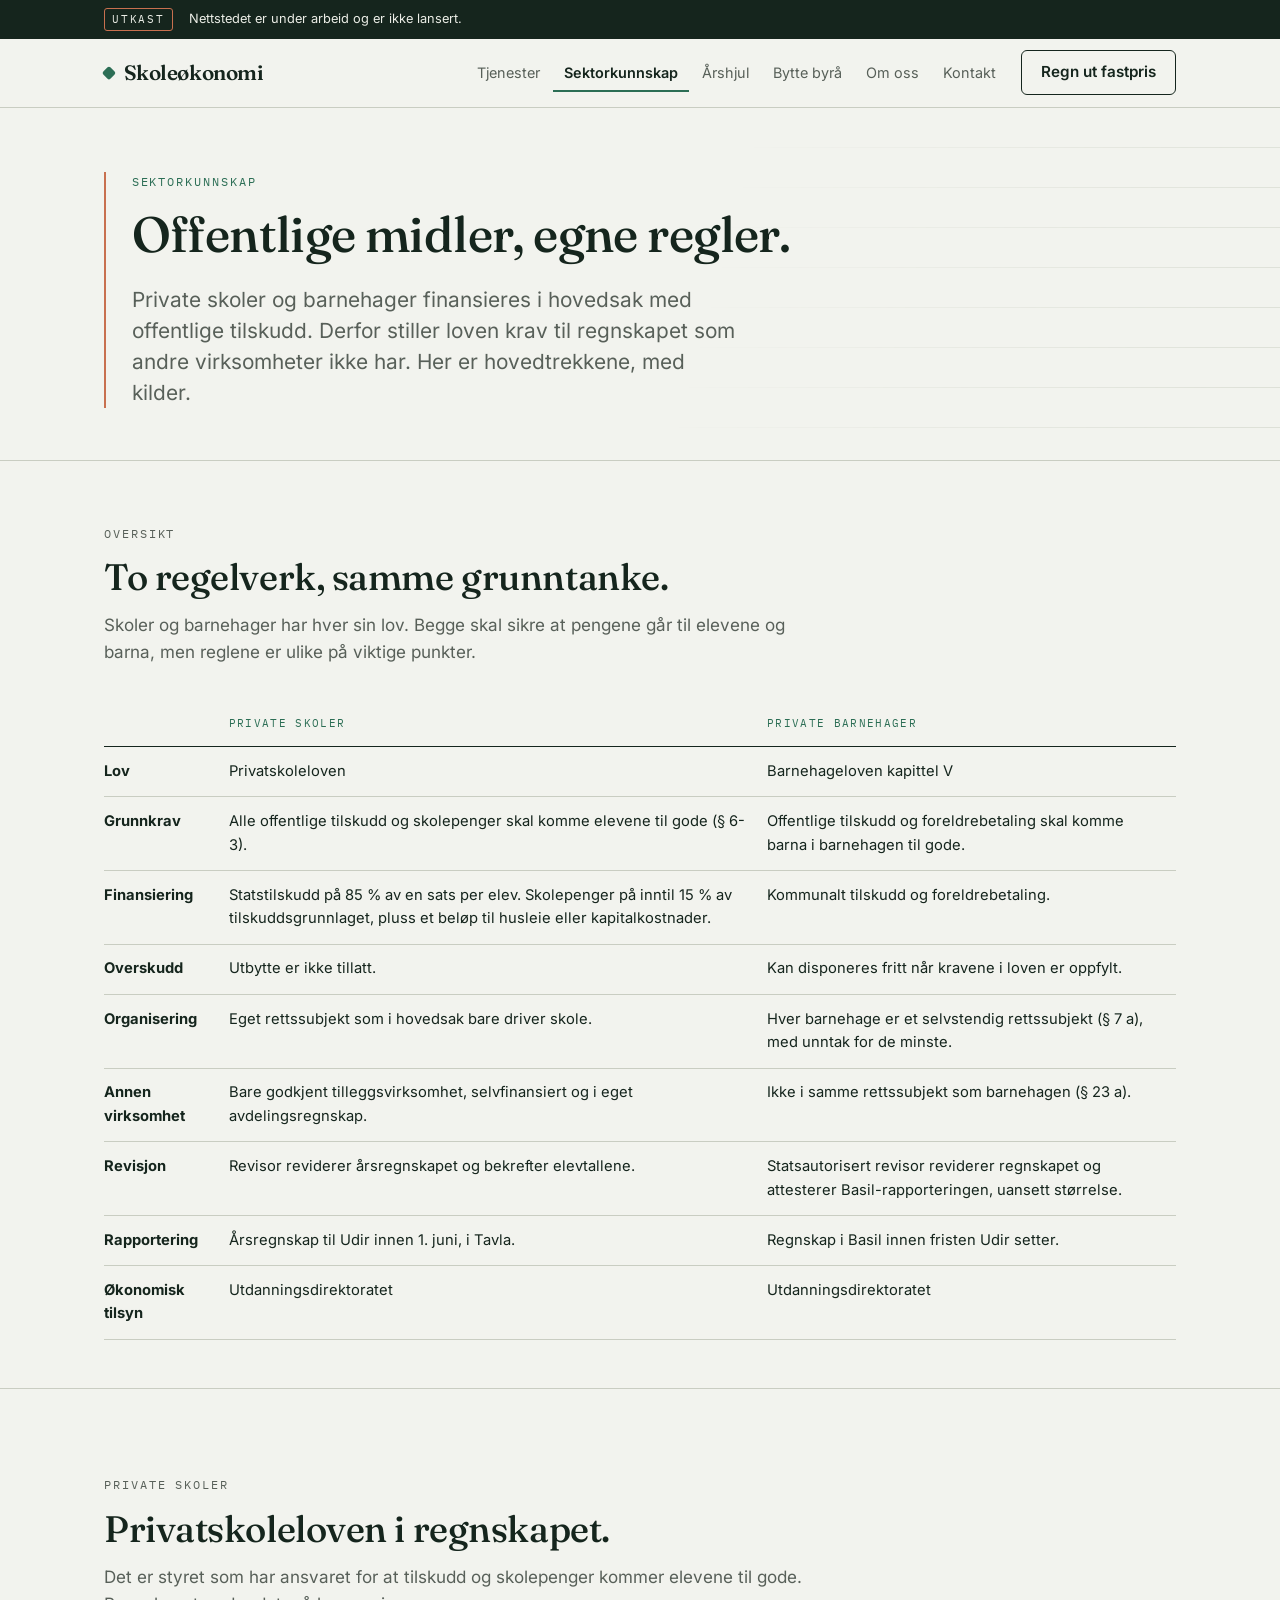
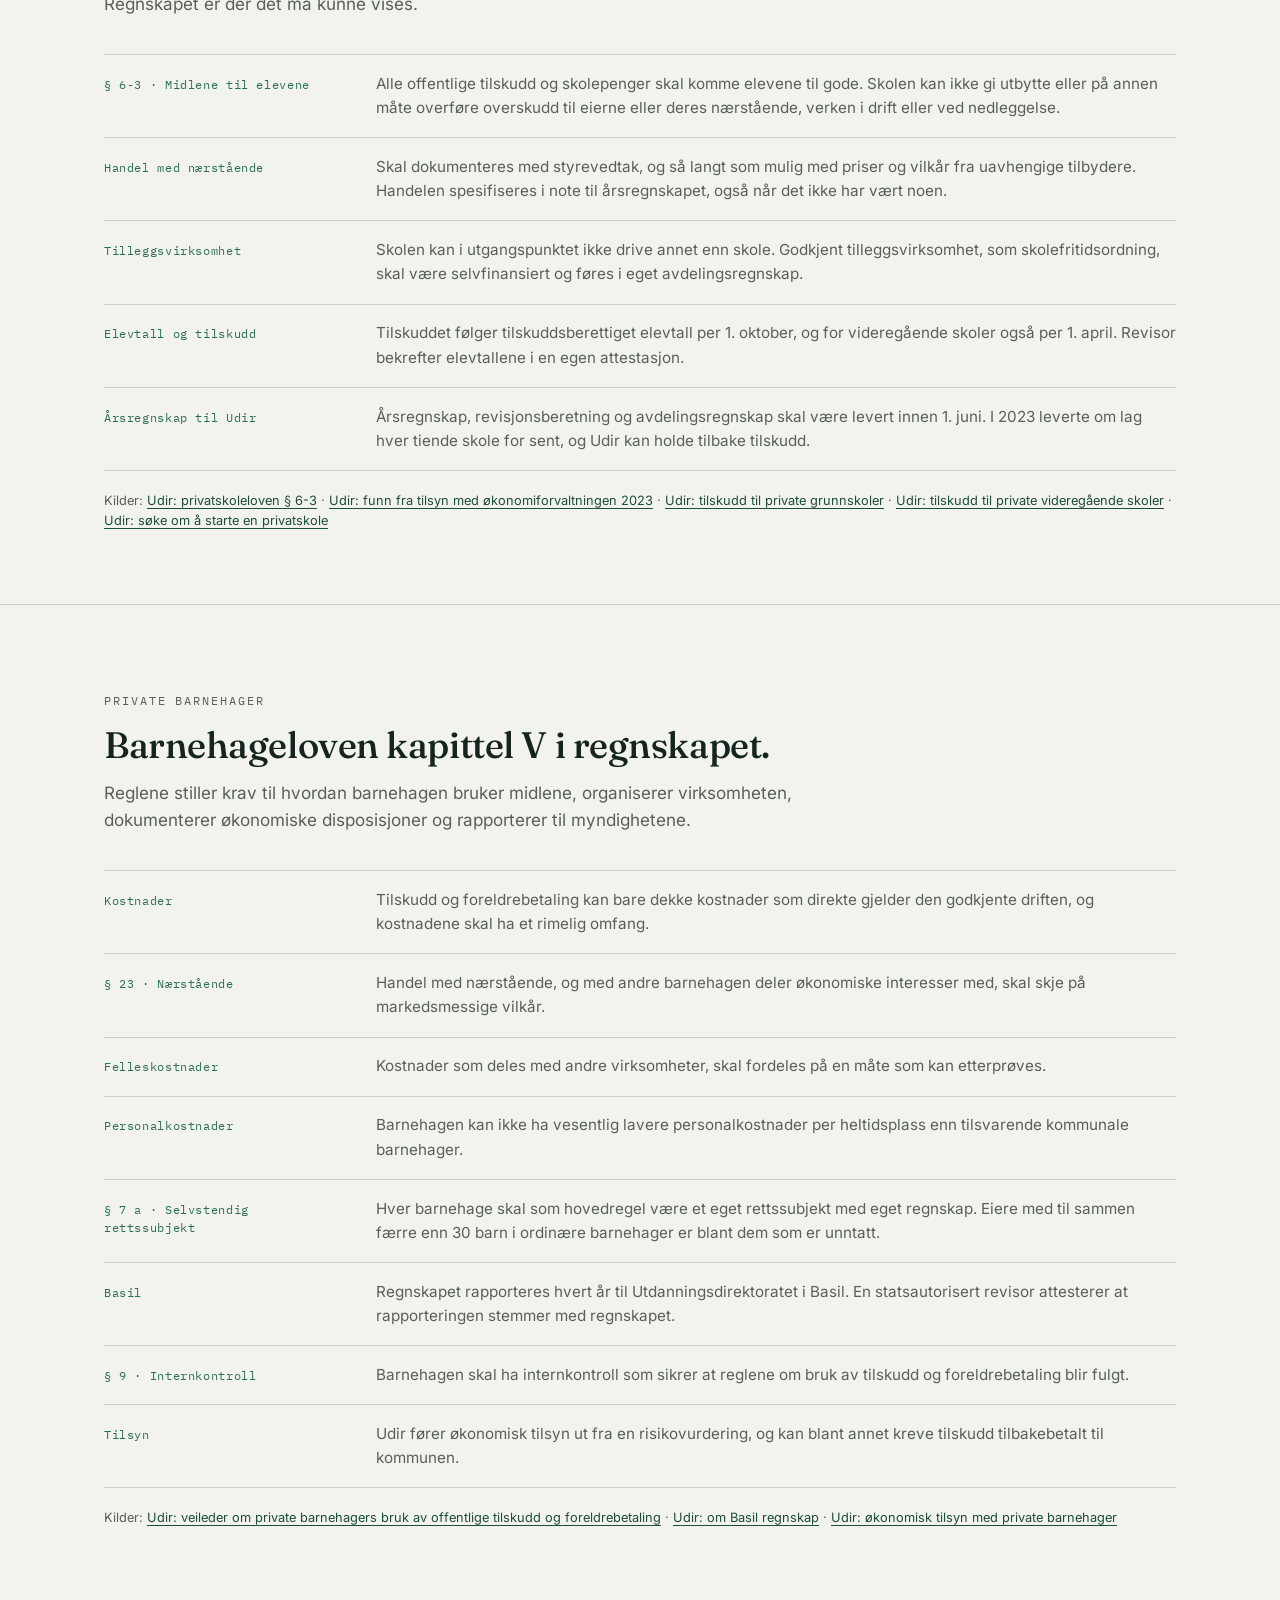
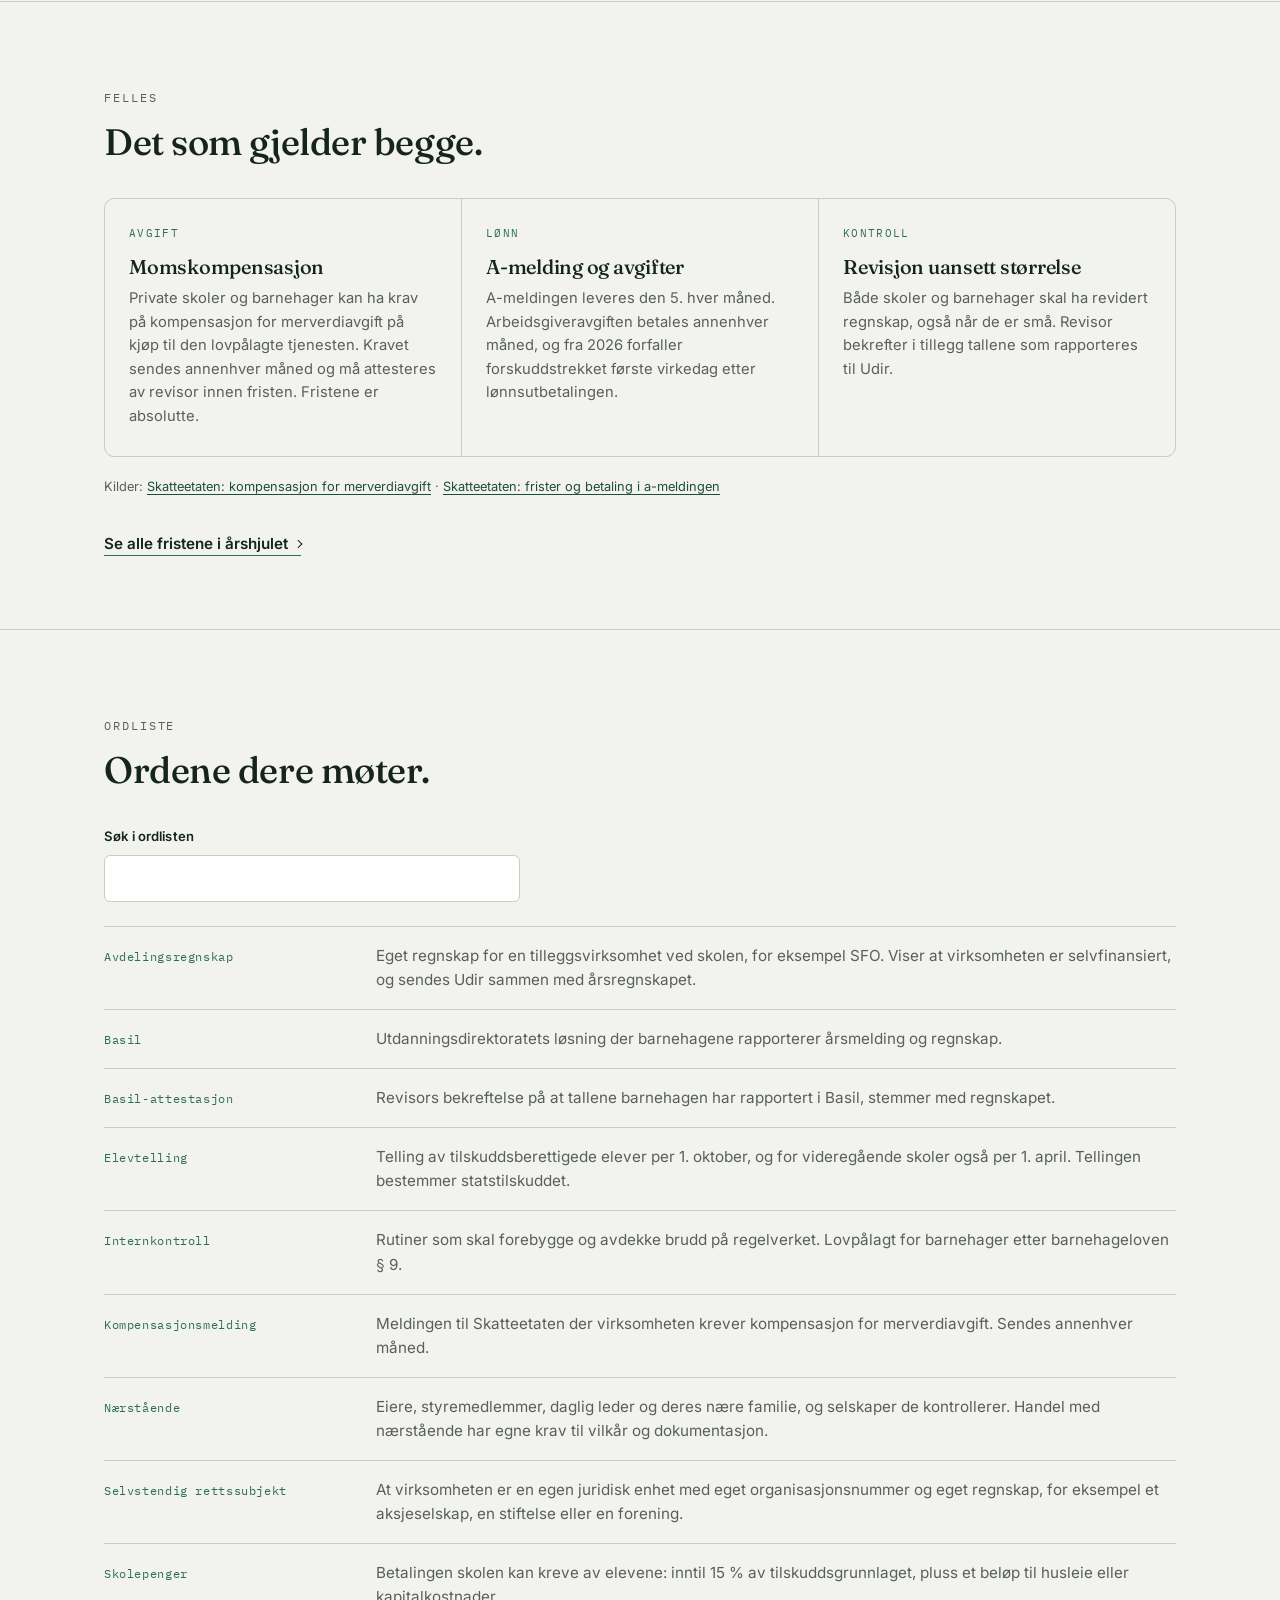
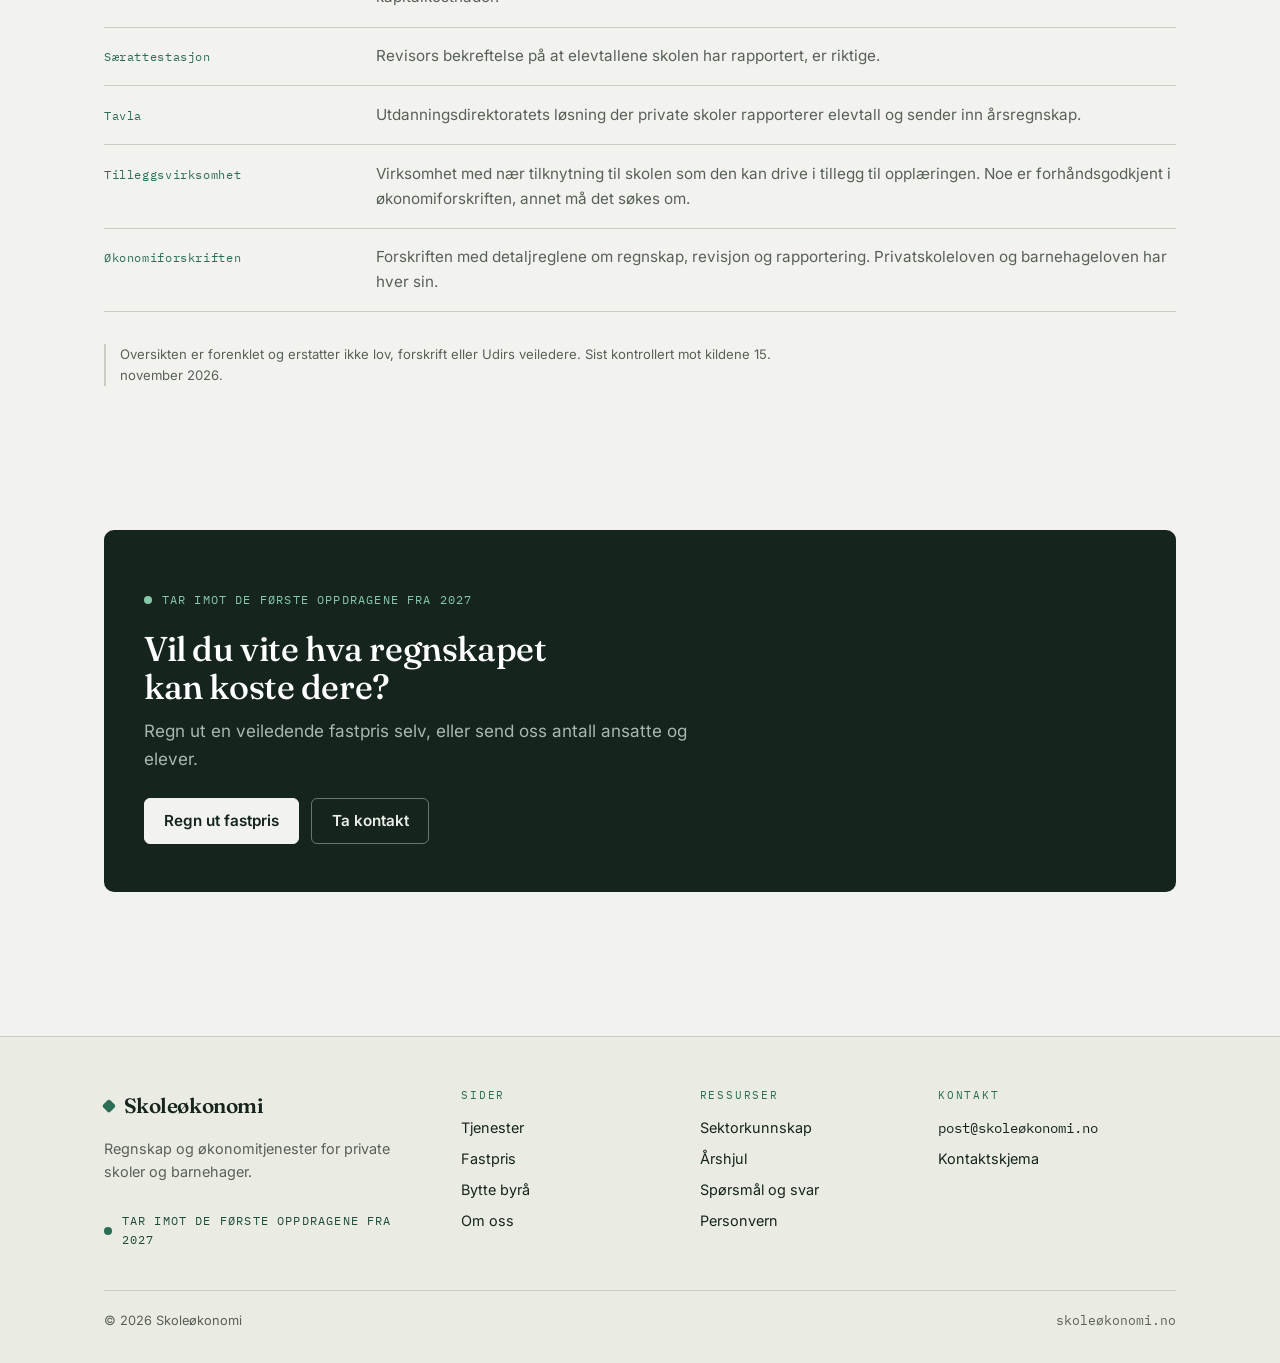
<file: sektorkunnskap.html>
<!DOCTYPE html>
<html lang="nb">
<head>
<meta charset="utf-8">
<meta name="viewport" content="width=device-width, initial-scale=1">
<title>Sektorkunnskap: regelverket for private skoler og barnehager – Skoleøkonomi</title>
<meta name="description" content="Hva privatskoleloven og barnehageloven krever av økonomien: tilskudd, skolepenger, nærstående, rapportering og tilsyn. Kort forklart, med kilder.">
<!-- FELLES:hode -->
<meta name="robots" content="noindex, nofollow">
<link rel="canonical" href="https://xn--skolekonomi-kgb.no/sektorkunnskap.html">
<meta property="og:url" content="https://xn--skolekonomi-kgb.no/sektorkunnskap.html">
<meta property="og:type" content="website">
<meta property="og:site_name" content="Skoleøkonomi">
<meta property="og:locale" content="nb_NO">
<meta property="og:title" content="Sektorkunnskap: regelverket for private skoler og barnehager – Skoleøkonomi">
<meta property="og:description" content="Hva privatskoleloven og barnehageloven krever av økonomien: tilskudd, skolepenger, nærstående, rapportering og tilsyn. Kort forklart, med kilder.">
<meta name="theme-color" content="#F2F3EE">
<link rel="icon" href="assets/bilder/favicon.svg" type="image/svg+xml">
<link rel="stylesheet" href="assets/css/stil.css?v=5d9baf2f">
<link rel="stylesheet" href="assets/css/utskrift.css?v=5d9baf2f" media="print">
<script>document.documentElement.className += ' js';</script>
<!-- /FELLES:hode -->
</head>
<body>
<!-- FELLES:topp -->
<a class="hopp" href="#innhold">Hopp til innhold</a>
<aside class="utkast pa-blekk" aria-label="Status for nettstedet">
  <div class="wrap utkast__rad">
    <span class="utkast__merke">Utkast</span>
    <span class="utkast__tekst">Nettstedet er under arbeid og er ikke lansert.</span>
    <button type="button" class="utkast__knapp" data-bekreft-bryter aria-pressed="false" hidden>Vis punkter som må bekreftes</button>
  </div>
</aside>
<header class="topp">
  <div class="wrap topp__rad">
    <a class="merke" href="index.html"><span class="merke__rute" aria-hidden="true"></span>Skoleøkonomi</a>
    <button type="button" class="meny-knapp" aria-expanded="false" aria-controls="hovedmeny"><span class="meny-knapp__ikon" aria-hidden="true"></span>Meny</button>
    <nav class="meny" id="hovedmeny" aria-label="Hovedmeny">
      <ul class="meny__liste">
        <li><a href="tjenester.html">Tjenester</a></li>
        <li><a href="sektorkunnskap.html" aria-current="page">Sektorkunnskap</a></li>
        <li><a href="arshjul.html">Årshjul</a></li>
        <li><a href="bytte-regnskapsforer.html">Bytte byrå</a></li>
        <li><a href="om-oss.html">Om oss</a></li>
        <li><a href="kontakt.html">Kontakt</a></li>
      </ul>
      <a class="knapp knapp--kant" href="priser.html">Regn ut fastpris</a>
    </nav>
  </div>
</header>
<!-- /FELLES:topp -->

<main id="innhold">

  <section class="sidehode">
    <div class="wrap">
      <div class="sidehode__tekst">
        <p class="eyebrow">Sektorkunnskap</p>
        <h1>Offentlige midler, egne regler.</h1>
        <p class="lede">Private skoler og barnehager finansieres i hovedsak med offentlige tilskudd. Derfor stiller loven krav til regnskapet som andre virksomheter ikke har. Her er hovedtrekkene, med kilder.</p>
      </div>
    </div>
  </section>

  <section class="seksjon seksjon--tett" id="sammenligning">
    <div class="wrap">
      <div class="seksjon__hode">
        <p class="eyebrow">Oversikt</p>
        <h2>To regelverk, samme grunntanke.</h2>
        <p>Skoler og barnehager har hver sin lov. Begge skal sikre at pengene går til elevene og barna, men reglene er ulike på viktige punkter.</p>
      </div>
      <div class="tabell__rull" tabindex="0" role="region" aria-label="Sammenligning av økonomireglene">
        <table class="tabell">
          <caption class="skjult">Sammenligning av økonomireglene for private skoler og private barnehager</caption>
          <thead>
            <tr><th scope="col"><span class="skjult">Tema</span></th><th scope="col">Private skoler</th><th scope="col">Private barnehager</th></tr>
          </thead>
          <tbody>
            <tr><th scope="row">Lov</th><td>Privatskoleloven</td><td>Barnehageloven kapittel V</td></tr>
            <tr><th scope="row">Grunnkrav</th><td>Alle offentlige tilskudd og skolepenger skal komme elevene til gode (§ 6-3).</td><td>Offentlige tilskudd og foreldrebetaling skal komme barna i barnehagen til gode.</td></tr>
            <tr><th scope="row">Finansiering</th><td>Statstilskudd på 85 % av en sats per elev. Skolepenger på inntil 15 % av tilskuddsgrunnlaget, pluss et beløp til husleie eller kapitalkostnader.</td><td>Kommunalt tilskudd og foreldrebetaling.</td></tr>
            <tr><th scope="row">Overskudd</th><td>Utbytte er ikke tillatt.</td><td>Kan disponeres fritt når kravene i loven er oppfylt.</td></tr>
            <tr><th scope="row">Organisering</th><td>Eget rettssubjekt som i hovedsak bare driver skole.</td><td>Hver barnehage er et selvstendig rettssubjekt (§ 7 a), med unntak for de minste.</td></tr>
            <tr><th scope="row">Annen virksomhet</th><td>Bare godkjent tilleggsvirksomhet, selvfinansiert og i eget avdelingsregnskap.</td><td>Ikke i samme rettssubjekt som barnehagen (§ 23 a).</td></tr>
            <tr><th scope="row">Revisjon</th><td>Revisor reviderer årsregnskapet og bekrefter elevtallene.</td><td>Statsautorisert revisor reviderer regnskapet og attesterer Basil-rapporteringen, uansett størrelse.</td></tr>
            <tr><th scope="row">Rapportering</th><td>Årsregnskap til Udir innen 1. juni, i Tavla.</td><td>Regnskap i Basil innen fristen Udir setter.</td></tr>
            <tr><th scope="row">Økonomisk tilsyn</th><td>Utdanningsdirektoratet</td><td>Utdanningsdirektoratet</td></tr>
          </tbody>
        </table>
      </div>
    </div>
  </section>

  <section class="seksjon" id="skoler">
    <div class="wrap">
      <div class="seksjon__hode">
        <p class="eyebrow">Private skoler</p>
        <h2>Privatskoleloven i regnskapet.</h2>
        <p>Det er styret som har ansvaret for at tilskudd og skolepenger kommer elevene til gode. Regnskapet er der det må kunne vises.</p>
      </div>
      <ul class="hovedbok">
        <li class="hovedbok__rad">
          <p class="hovedbok__nokkel">§ 6-3 · Midlene til elevene</p>
          <p class="hovedbok__tekst">Alle offentlige tilskudd og skolepenger skal komme elevene til gode. Skolen kan ikke gi utbytte eller på annen måte overføre overskudd til eierne eller deres nærstående, verken i drift eller ved nedleggelse.</p>
        </li>
        <li class="hovedbok__rad">
          <p class="hovedbok__nokkel">Handel med nærstående</p>
          <p class="hovedbok__tekst">Skal dokumenteres med styrevedtak, og så langt som mulig med priser og vilkår fra uavhengige tilbydere. Handelen spesifiseres i note til årsregnskapet, også når det ikke har vært noen.</p>
        </li>
        <li class="hovedbok__rad">
          <p class="hovedbok__nokkel">Tilleggsvirksomhet</p>
          <p class="hovedbok__tekst">Skolen kan i utgangspunktet ikke drive annet enn skole. Godkjent tilleggsvirksomhet, som skolefritidsordning, skal være selvfinansiert og føres i eget avdelingsregnskap.</p>
        </li>
        <li class="hovedbok__rad">
          <p class="hovedbok__nokkel">Elevtall og tilskudd</p>
          <p class="hovedbok__tekst">Tilskuddet følger tilskuddsberettiget elevtall per 1. oktober, og for videregående skoler også per 1. april. Revisor bekrefter elevtallene i en egen attestasjon.</p>
        </li>
        <li class="hovedbok__rad">
          <p class="hovedbok__nokkel">Årsregnskap til Udir</p>
          <p class="hovedbok__tekst">Årsregnskap, revisjonsberetning og avdelingsregnskap skal være levert innen 1. juni. I 2023 leverte om lag hver tiende skole for sent, og Udir kan holde tilbake tilskudd.</p>
        </li>
      </ul>
      <p class="kilde" style="margin-top:1.25rem;">Kilder:
        <a href="https://www.udir.no/regelverkstolkninger/Privatskole/lov-om-frittstaande-skolar-friskolelova/kapittel-6-offentlege-tilskot-og-skolepengar-m.m/-6-3.-krav-til-bruken-av-offentlege-tilskot-og-skolepengar" rel="noopener">Udir: privatskoleloven § 6-3</a> ·
        <a href="https://www.udir.no/regelverk-og-tilsyn/tilsyn/oppsummering-av-tilsyn/funn-tilsyn-opplaringsomradet-2023/privatskolenes-okonomiforvaltning/" rel="noopener">Udir: funn fra tilsyn med økonomiforvaltningen 2023</a> ·
        <a href="https://www.udir.no/om-udir/tilskudd-og-prosjektmidler/tilskudd-til-private-skoler/private-grunnskoler-i-norge/" rel="noopener">Udir: tilskudd til private grunnskoler</a> ·
        <a href="https://www.udir.no/om-udir/tilskudd-og-prosjektmidler/tilskudd-til-private-skoler/private-videregaende-skoler-i-norge/" rel="noopener">Udir: tilskudd til private videregående skoler</a> ·
        <a href="https://www.udir.no/utdanningslopet/spesielt-for-private-skoler/soke-om-a-starte-en-privatskole/" rel="noopener">Udir: søke om å starte en privatskole</a>
      </p>
    </div>
  </section>

  <section class="seksjon" id="barnehager">
    <div class="wrap">
      <div class="seksjon__hode">
        <p class="eyebrow">Private barnehager</p>
        <h2>Barnehageloven kapittel V i regnskapet.</h2>
        <p>Reglene stiller krav til hvordan barnehagen bruker midlene, organiserer virksomheten, dokumenterer økonomiske disposisjoner og rapporterer til myndighetene.</p>
      </div>
      <ul class="hovedbok">
        <li class="hovedbok__rad">
          <p class="hovedbok__nokkel">Kostnader</p>
          <p class="hovedbok__tekst">Tilskudd og foreldrebetaling kan bare dekke kostnader som direkte gjelder den godkjente driften, og kostnadene skal ha et rimelig omfang.</p>
        </li>
        <li class="hovedbok__rad">
          <p class="hovedbok__nokkel">§ 23 · Nærstående</p>
          <p class="hovedbok__tekst">Handel med nærstående, og med andre barnehagen deler økonomiske interesser med, skal skje på markedsmessige vilkår.</p>
        </li>
        <li class="hovedbok__rad">
          <p class="hovedbok__nokkel">Felleskostnader</p>
          <p class="hovedbok__tekst">Kostnader som deles med andre virksomheter, skal fordeles på en måte som kan etterprøves.</p>
        </li>
        <li class="hovedbok__rad">
          <p class="hovedbok__nokkel">Personalkostnader</p>
          <p class="hovedbok__tekst">Barnehagen kan ikke ha vesentlig lavere personalkostnader per heltidsplass enn tilsvarende kommunale barnehager.</p>
        </li>
        <li class="hovedbok__rad">
          <p class="hovedbok__nokkel">§ 7 a · Selvstendig rettssubjekt</p>
          <p class="hovedbok__tekst">Hver barnehage skal som hovedregel være et eget rettssubjekt med eget regnskap. Eiere med til sammen færre enn 30 barn i ordinære barnehager er blant dem som er unntatt.</p>
        </li>
        <li class="hovedbok__rad">
          <p class="hovedbok__nokkel">Basil</p>
          <p class="hovedbok__tekst">Regnskapet rapporteres hvert år til Utdanningsdirektoratet i Basil. En statsautorisert revisor attesterer at rapporteringen stemmer med regnskapet.</p>
        </li>
        <li class="hovedbok__rad">
          <p class="hovedbok__nokkel">§ 9 · Internkontroll</p>
          <p class="hovedbok__tekst">Barnehagen skal ha internkontroll som sikrer at reglene om bruk av tilskudd og foreldrebetaling blir fulgt.</p>
        </li>
        <li class="hovedbok__rad">
          <p class="hovedbok__nokkel">Tilsyn</p>
          <p class="hovedbok__tekst">Udir fører økonomisk tilsyn ut fra en risikovurdering, og kan blant annet kreve tilskudd tilbakebetalt til kommunen.</p>
        </li>
      </ul>
      <p class="kilde" style="margin-top:1.25rem;">Kilder:
        <a href="https://www.udir.no/regelverk-og-tilsyn/tilsyn/tilskudd-og-foreldrebetaling-i-private-barnehager/" rel="noopener">Udir: veileder om private barnehagers bruk av offentlige tilskudd og foreldrebetaling</a> ·
        <a href="https://www.udir.no/tall-og-forskning/innrapportering/basil/private-barnehagers-rapporteringsplikt-i-basil/" rel="noopener">Udir: om Basil regnskap</a> ·
        <a href="https://www.udir.no/regelverk-og-tilsyn/tilsyn/okonomisk-tilsyn-med-private-barnehager/gjennomforer/" rel="noopener">Udir: økonomisk tilsyn med private barnehager</a>
      </p>
    </div>
  </section>

  <section class="seksjon" id="felles">
    <div class="wrap">
      <div class="seksjon__hode">
        <p class="eyebrow">Felles</p>
        <h2>Det som gjelder begge.</h2>
      </div>
      <div class="rutenett rutenett--3">
        <div class="rute">
          <span class="rute__merke">Avgift</span>
          <h3>Momskompensasjon</h3>
          <p>Private skoler og barnehager kan ha krav på kompensasjon for merverdiavgift på kjøp til den lovpålagte tjenesten. Kravet sendes annenhver måned og må attesteres av revisor innen fristen. Fristene er absolutte.</p>
        </div>
        <div class="rute">
          <span class="rute__merke">Lønn</span>
          <h3>A-melding og avgifter</h3>
          <p>A-meldingen leveres den 5. hver måned. Arbeidsgiveravgiften betales annenhver måned, og fra 2026 forfaller forskuddstrekket første virkedag etter lønnsutbetalingen.</p>
        </div>
        <div class="rute">
          <span class="rute__merke">Kontroll</span>
          <h3>Revisjon uansett størrelse</h3>
          <p>Både skoler og barnehager skal ha revidert regnskap, også når de er små. Revisor bekrefter i tillegg tallene som rapporteres til Udir.</p>
        </div>
      </div>
      <p class="kilde" style="margin-top:1.25rem;">Kilder:
        <a href="https://www.skatteetaten.no/en/business-and-organisation/vat-and-duties/vat/compensation/" rel="noopener">Skatteetaten: kompensasjon for merverdiavgift</a> ·
        <a href="https://www.skatteetaten.no/bedrift-og-organisasjon/arbeidsgiver/a-meldingen/frister-og-betaling-i-a-meldingen/" rel="noopener">Skatteetaten: frister og betaling i a-meldingen</a>
      </p>
      <p class="seksjon__fot"><a class="pil" href="arshjul.html">Se alle fristene i årshjulet</a></p>
    </div>
  </section>

  <section class="seksjon" id="ordliste">
    <div class="wrap">
      <div class="seksjon__hode">
        <p class="eyebrow">Ordliste</p>
        <h2>Ordene dere møter.</h2>
      </div>
      <div class="felt" style="max-width:26rem;">
        <label for="ordsok">Søk i ordlisten</label>
        <input class="inndata" id="ordsok" type="search" data-filter-for="ordliste-liste" autocomplete="off">
        <p class="felt__hjelp" data-filter-status="ordliste-liste" aria-live="polite"></p>
      </div>
      <dl class="hovedbok" id="ordliste-liste" style="margin-top:1.5rem;">
        <div class="hovedbok__rad" data-post><dt class="hovedbok__nokkel">Avdelingsregnskap</dt><dd class="hovedbok__tekst">Eget regnskap for en tilleggsvirksomhet ved skolen, for eksempel SFO. Viser at virksomheten er selvfinansiert, og sendes Udir sammen med årsregnskapet.</dd></div>
        <div class="hovedbok__rad" data-post><dt class="hovedbok__nokkel">Basil</dt><dd class="hovedbok__tekst">Utdanningsdirektoratets løsning der barnehagene rapporterer årsmelding og regnskap.</dd></div>
        <div class="hovedbok__rad" data-post><dt class="hovedbok__nokkel">Basil-attestasjon</dt><dd class="hovedbok__tekst">Revisors bekreftelse på at tallene barnehagen har rapportert i Basil, stemmer med regnskapet.</dd></div>
        <div class="hovedbok__rad" data-post><dt class="hovedbok__nokkel">Elevtelling</dt><dd class="hovedbok__tekst">Telling av tilskuddsberettigede elever per 1. oktober, og for videregående skoler også per 1. april. Tellingen bestemmer statstilskuddet.</dd></div>
        <div class="hovedbok__rad" data-post><dt class="hovedbok__nokkel">Internkontroll</dt><dd class="hovedbok__tekst">Rutiner som skal forebygge og avdekke brudd på regelverket. Lovpålagt for barnehager etter barnehageloven § 9.</dd></div>
        <div class="hovedbok__rad" data-post><dt class="hovedbok__nokkel">Kompensasjonsmelding</dt><dd class="hovedbok__tekst">Meldingen til Skatteetaten der virksomheten krever kompensasjon for merverdiavgift. Sendes annenhver måned.</dd></div>
        <div class="hovedbok__rad" data-post><dt class="hovedbok__nokkel">Nærstående</dt><dd class="hovedbok__tekst">Eiere, styremedlemmer, daglig leder og deres nære familie, og selskaper de kontrollerer. Handel med nærstående har egne krav til vilkår og dokumentasjon.</dd></div>
        <div class="hovedbok__rad" data-post><dt class="hovedbok__nokkel">Selvstendig rettssubjekt</dt><dd class="hovedbok__tekst">At virksomheten er en egen juridisk enhet med eget organisasjonsnummer og eget regnskap, for eksempel et aksjeselskap, en stiftelse eller en forening.</dd></div>
        <div class="hovedbok__rad" data-post><dt class="hovedbok__nokkel">Skolepenger</dt><dd class="hovedbok__tekst">Betalingen skolen kan kreve av elevene: inntil 15 % av tilskuddsgrunnlaget, pluss et beløp til husleie eller kapitalkostnader.</dd></div>
        <div class="hovedbok__rad" data-post><dt class="hovedbok__nokkel">Særattestasjon</dt><dd class="hovedbok__tekst">Revisors bekreftelse på at elevtallene skolen har rapportert, er riktige.</dd></div>
        <div class="hovedbok__rad" data-post><dt class="hovedbok__nokkel">Tavla</dt><dd class="hovedbok__tekst">Utdanningsdirektoratets løsning der private skoler rapporterer elevtall og sender inn årsregnskap.</dd></div>
        <div class="hovedbok__rad" data-post><dt class="hovedbok__nokkel">Tilleggsvirksomhet</dt><dd class="hovedbok__tekst">Virksomhet med nær tilknytning til skolen som den kan drive i tillegg til opplæringen. Noe er forhåndsgodkjent i økonomiforskriften, annet må det søkes om.</dd></div>
        <div class="hovedbok__rad" data-post><dt class="hovedbok__nokkel">Økonomiforskriften</dt><dd class="hovedbok__tekst">Forskriften med detaljreglene om regnskap, revisjon og rapportering. Privatskoleloven og barnehageloven har hver sin.</dd></div>
      </dl>
      <p class="merknad" style="margin-top:2rem;">Oversikten er forenklet og erstatter ikke lov, forskrift eller Udirs veiledere. Sist kontrollert mot kildene 15. november 2026.</p>
    </div>
  </section>

  <section class="seksjon seksjon--flat">
    <div class="wrap">
      <div class="kontaktblokk pa-blekk">
        <p class="status">Tar imot de første oppdragene fra 2027</p>
        <h2>Vil du vite hva regnskapet kan koste dere?</h2>
        <p>Regn ut en veiledende fastpris selv, eller send oss antall ansatte og elever.</p>
        <div class="knapperad">
          <a class="knapp knapp--lys" href="priser.html">Regn ut fastpris</a>
          <a class="knapp knapp--lyskant" href="kontakt.html">Ta kontakt</a>
        </div>
      </div>
    </div>
  </section>

</main>

<!-- FELLES:bunn -->
<footer class="bunn">
  <div class="wrap">
    <div class="bunn__rutenett">
      <div class="bunn__om">
        <a class="merke" href="index.html"><span class="merke__rute" aria-hidden="true"></span>Skoleøkonomi</a>
        <p>Regnskap og økonomitjenester for private skoler og barnehager.</p>
        <p class="status">Tar imot de første oppdragene fra 2027</p>
      </div>
      <nav aria-label="Sider">
        <h2 class="bunn__tittel">Sider</h2>
        <ul>
          <li><a href="tjenester.html">Tjenester</a></li>
          <li><a href="priser.html">Fastpris</a></li>
          <li><a href="bytte-regnskapsforer.html">Bytte byrå</a></li>
          <li><a href="om-oss.html">Om oss</a></li>
        </ul>
      </nav>
      <nav aria-label="Ressurser">
        <h2 class="bunn__tittel">Ressurser</h2>
        <ul>
          <li><a href="sektorkunnskap.html">Sektorkunnskap</a></li>
          <li><a href="arshjul.html">Årshjul</a></li>
          <li><a href="sporsmal-og-svar.html">Spørsmål og svar</a></li>
          <li><a href="personvern.html">Personvern</a></li>
        </ul>
      </nav>
      <div>
        <h2 class="bunn__tittel">Kontakt</h2>
        <ul>
          <li><a class="mono" href="mailto:post@skoleøkonomi.no">post@skoleøkonomi.no</a></li>
          <li><a href="kontakt.html">Kontaktskjema</a></li>
        </ul>
      </div>
    </div>
    <div class="bunn__linje">
      <span>© <span data-ar></span> Skoleøkonomi</span>
      <span class="mono">skoleøkonomi.no</span>
    </div>
  </div>
</footer>
<script defer src="assets/js/konfig.js?v=5d9baf2f"></script>
<script defer src="assets/js/felles.js?v=5d9baf2f"></script>
<script defer src="assets/js/utkast.js?v=5d9baf2f"></script>
<!-- /FELLES:bunn -->
<script defer src="assets/js/filter.js?v=5d9baf2f"></script>
</body>
</html>
</file>
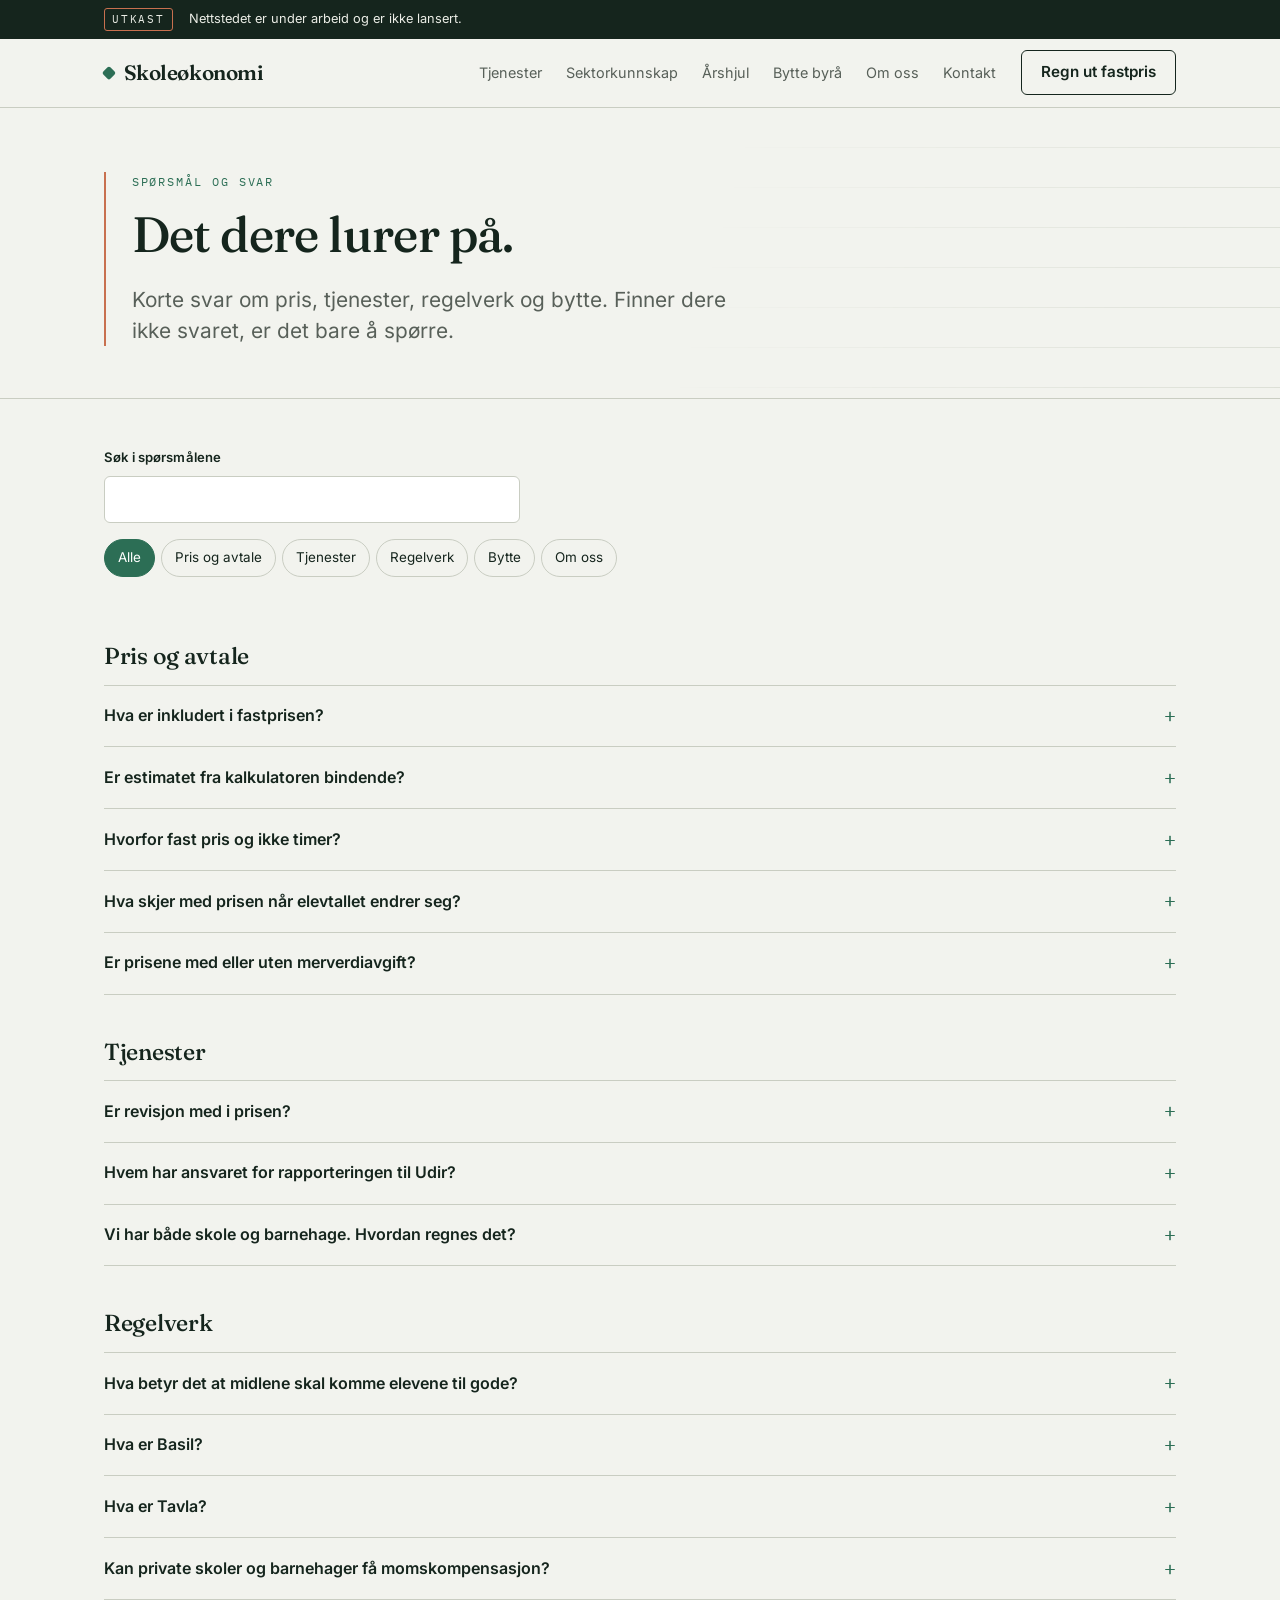
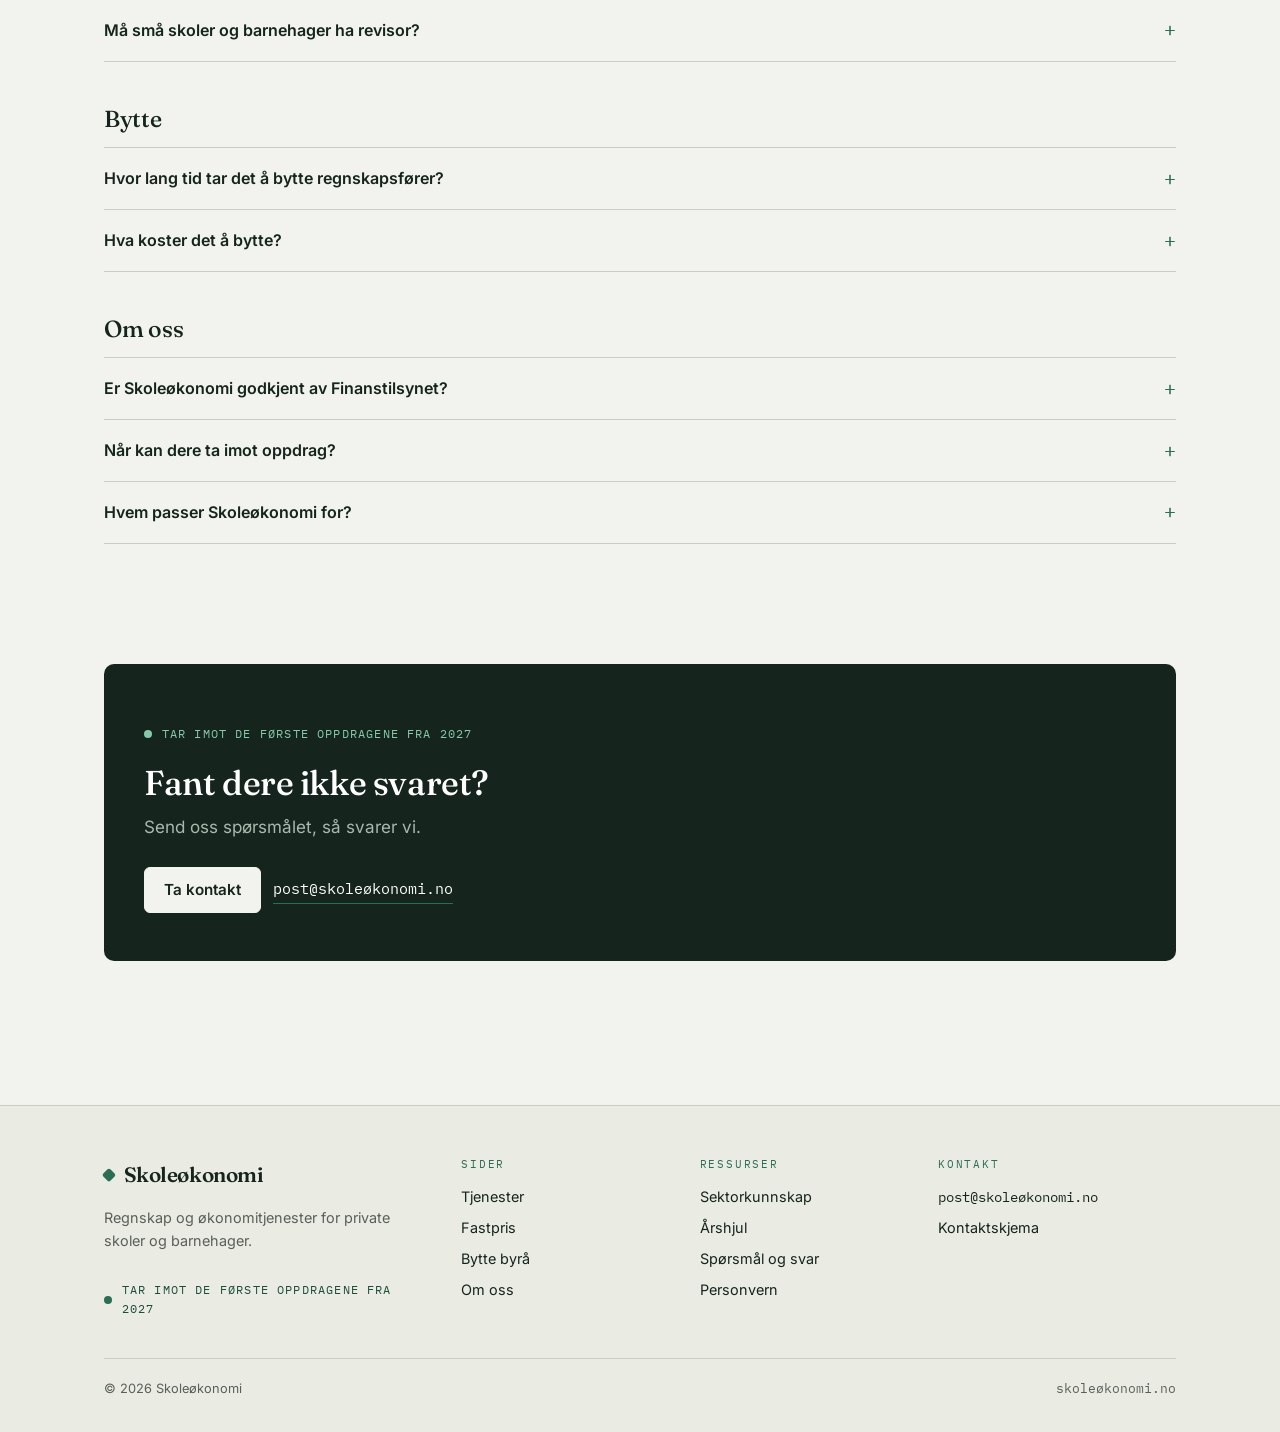
<file: sporsmal-og-svar.html>
<!DOCTYPE html>
<html lang="nb">
<head>
<meta charset="utf-8">
<meta name="viewport" content="width=device-width, initial-scale=1">
<title>Spørsmål og svar – Skoleøkonomi</title>
<meta name="description" content="Svar på det private skoler og barnehager spør om: fastpris, hva som er inkludert, revisjon, Basil og Tavla, momskompensasjon og bytte av regnskapsfører.">
<!-- FELLES:hode -->
<meta name="robots" content="noindex, nofollow">
<link rel="canonical" href="https://xn--skolekonomi-kgb.no/sporsmal-og-svar.html">
<meta property="og:url" content="https://xn--skolekonomi-kgb.no/sporsmal-og-svar.html">
<meta property="og:type" content="website">
<meta property="og:site_name" content="Skoleøkonomi">
<meta property="og:locale" content="nb_NO">
<meta property="og:title" content="Spørsmål og svar – Skoleøkonomi">
<meta property="og:description" content="Svar på det private skoler og barnehager spør om: fastpris, hva som er inkludert, revisjon, Basil og Tavla, momskompensasjon og bytte av regnskapsfører.">
<meta name="theme-color" content="#F2F3EE">
<link rel="icon" href="assets/bilder/favicon.svg" type="image/svg+xml">
<link rel="stylesheet" href="assets/css/stil.css?v=5d9baf2f">
<link rel="stylesheet" href="assets/css/utskrift.css?v=5d9baf2f" media="print">
<script>document.documentElement.className += ' js';</script>
<!-- /FELLES:hode -->
</head>
<body>
<!-- FELLES:topp -->
<a class="hopp" href="#innhold">Hopp til innhold</a>
<aside class="utkast pa-blekk" aria-label="Status for nettstedet">
  <div class="wrap utkast__rad">
    <span class="utkast__merke">Utkast</span>
    <span class="utkast__tekst">Nettstedet er under arbeid og er ikke lansert.</span>
    <button type="button" class="utkast__knapp" data-bekreft-bryter aria-pressed="false" hidden>Vis punkter som må bekreftes</button>
  </div>
</aside>
<header class="topp">
  <div class="wrap topp__rad">
    <a class="merke" href="index.html"><span class="merke__rute" aria-hidden="true"></span>Skoleøkonomi</a>
    <button type="button" class="meny-knapp" aria-expanded="false" aria-controls="hovedmeny"><span class="meny-knapp__ikon" aria-hidden="true"></span>Meny</button>
    <nav class="meny" id="hovedmeny" aria-label="Hovedmeny">
      <ul class="meny__liste">
        <li><a href="tjenester.html">Tjenester</a></li>
        <li><a href="sektorkunnskap.html">Sektorkunnskap</a></li>
        <li><a href="arshjul.html">Årshjul</a></li>
        <li><a href="bytte-regnskapsforer.html">Bytte byrå</a></li>
        <li><a href="om-oss.html">Om oss</a></li>
        <li><a href="kontakt.html">Kontakt</a></li>
      </ul>
      <a class="knapp knapp--kant" href="priser.html">Regn ut fastpris</a>
    </nav>
  </div>
</header>
<!-- /FELLES:topp -->

<main id="innhold">

  <section class="sidehode">
    <div class="wrap">
      <div class="sidehode__tekst">
        <p class="eyebrow">Spørsmål og svar</p>
        <h1>Det dere lurer på.</h1>
        <p class="lede">Korte svar om pris, tjenester, regelverk og bytte. Finner dere ikke svaret, er det bare å spørre.</p>
      </div>
    </div>
  </section>

  <section class="seksjon seksjon--tett">
    <div class="wrap">
      <div class="sok ikke-skriv">
        <div class="felt">
          <label for="faqsok">Søk i spørsmålene</label>
          <input class="inndata" id="faqsok" type="search" data-filter-for="faq" autocomplete="off">
        </div>
        <div class="brikker" role="group" aria-label="Vis kategori">
          <button type="button" class="brikke" data-kategori-for="faq" data-kategori="" aria-pressed="true">Alle</button>
          <button type="button" class="brikke" data-kategori-for="faq" data-kategori="pris" aria-pressed="false">Pris og avtale</button>
          <button type="button" class="brikke" data-kategori-for="faq" data-kategori="tjenester" aria-pressed="false">Tjenester</button>
          <button type="button" class="brikke" data-kategori-for="faq" data-kategori="regelverk" aria-pressed="false">Regelverk</button>
          <button type="button" class="brikke" data-kategori-for="faq" data-kategori="bytte" aria-pressed="false">Bytte</button>
          <button type="button" class="brikke" data-kategori-for="faq" data-kategori="om" aria-pressed="false">Om oss</button>
        </div>
        <p class="felt__hjelp" data-filter-status="faq" aria-live="polite"></p>
      </div>

      <div id="faq">

        <div data-gruppe>
          <h2 class="faq__gruppe">Pris og avtale</h2>
          <div class="sporsmalsliste">
            <details class="sporsmal" data-post="pris" id="inkludert">
              <summary>Hva er inkludert i fastprisen?</summary>
              <div class="sporsmal__svar">
                <p>Grunnprisen dekker løpende bokføring, avstemming og periodisk rapportering. Den utgjør det meste av prisen. Prisen per ansatt og per elev eller barn følger mengden bilag og fakturering. Årsoppgjør og lønnskjøring velger dere selv i <a href="priser.html">kalkulatoren</a>.</p>
              </div>
            </details>
            <details class="sporsmal" data-post="pris" id="bindende">
              <summary>Er estimatet fra kalkulatoren bindende?</summary>
              <div class="sporsmal__svar"><p>Nei. Estimatet er veiledende. Endelig pris settes etter en kort gjennomgang av virksomheten.</p></div>
            </details>
            <details class="sporsmal" data-post="pris" id="fastpris">
              <summary>Hvorfor fast pris og ikke timer?</summary>
              <div class="sporsmal__svar"><p>Fordi arbeidet er forutsigbart. Det følger antall ansatte og antall elever eller barn, og da går det an å gi en pris på forhånd. Dere vet hva regnskapet koster hele året, og vi har ingen grunn til å bruke flere timer enn nødvendig.</p></div>
            </details>
            <details class="sporsmal" data-post="pris" id="endring">
              <summary>Hva skjer med prisen når elevtallet endrer seg?</summary>
              <div class="sporsmal__svar">
                <p>Prisen settes for ett år om gangen. Én gang i året regnes den på nytt etter den samme åpne modellen, med oppdatert antall ansatte og elever eller barn. Endringer underveis i året påvirker ikke prisen før neste justering.</p>
              </div>
            </details>
            <details class="sporsmal" data-post="pris" id="mva">
              <summary>Er prisene med eller uten merverdiavgift?</summary>
              <div class="sporsmal__svar"><p>Alle priser i kalkulatoren er uten merverdiavgift.</p></div>
            </details>
          </div>
        </div>

        <div data-gruppe>
          <h2 class="faq__gruppe">Tjenester</h2>
          <div class="sporsmalsliste">
            <details class="sporsmal" data-post="tjenester" id="revisjon">
              <summary>Er revisjon med i prisen?</summary>
              <div class="sporsmal__svar"><p>Nei. Revisjonen gjøres av en ekstern revisor. Vi klargjør tallene og dokumentasjonen revisor trenger, både til revisjonen og til attestasjonene som følger med rapporteringen til Udir.</p></div>
            </details>
            <details class="sporsmal" data-post="tjenester" id="ansvar">
              <summary>Hvem har ansvaret for rapporteringen til Udir?</summary>
              <div class="sporsmal__svar"><p>Virksomheten selv. Vi klargjør tallene og dokumentasjonen, dere signerer, og revisor bekrefter. Se <a href="tjenester.html#ansvarsdeling">ansvarsdelingen</a>.</p></div>
            </details>
            <details class="sporsmal" data-post="tjenester" id="flere-enheter">
              <summary>Vi har både skole og barnehage. Hvordan regnes det?</summary>
              <div class="sporsmal__svar"><p>Skolen og barnehagen er som hovedregel egne rettssubjekter med hvert sitt regnskap. I kalkulatoren legger dere til én enhet for hver, så regnes de for seg og summeres.</p></div>
            </details>
          </div>
        </div>

        <div data-gruppe>
          <h2 class="faq__gruppe">Regelverk</h2>
          <div class="sporsmalsliste">
            <details class="sporsmal" data-post="regelverk" id="til-gode">
              <summary>Hva betyr det at midlene skal komme elevene til gode?</summary>
              <div class="sporsmal__svar"><p>Privatskoleloven § 6-3 sier at alle offentlige tilskudd og skolepenger skal komme elevene til gode. Skolen kan ikke gi utbytte eller på annen måte overføre overskudd til eierne. For barnehager stiller barnehageloven kapittel V tilsvarende krav til bruken av tilskudd og foreldrebetaling, men der kan et overskudd disponeres fritt når kravene i loven er oppfylt. Les mer under <a href="sektorkunnskap.html">sektorkunnskap</a>.</p></div>
            </details>
            <details class="sporsmal" data-post="regelverk" id="basil">
              <summary>Hva er Basil?</summary>
              <div class="sporsmal__svar"><p>Basil er Utdanningsdirektoratets løsning der barnehagene rapporterer årsmelding og regnskap. Regnskapsrapporteringen skal attesteres av en statsautorisert revisor.</p></div>
            </details>
            <details class="sporsmal" data-post="regelverk" id="tavla">
              <summary>Hva er Tavla?</summary>
              <div class="sporsmal__svar"><p>Tavla er Utdanningsdirektoratets løsning der private skoler rapporterer elevtall og sender inn årsregnskapet. Årsregnskapet skal være levert innen 1. juni.</p></div>
            </details>
            <details class="sporsmal" data-post="regelverk" id="momskompensasjon">
              <summary>Kan private skoler og barnehager få momskompensasjon?</summary>
              <div class="sporsmal__svar"><p>De kan ha krav på kompensasjon for merverdiavgift på kjøp til den lovpålagte tjenesten. Virksomheten må ha minst 20 000 kroner i merverdiavgift i løpet av et kalenderår før det første kravet kan sendes. Kravet sendes annenhver måned og må attesteres av revisor innen fristen. Kilde: <a href="https://www.skatteetaten.no/en/business-and-organisation/vat-and-duties/vat/compensation/" rel="noopener">Skatteetaten</a>.</p></div>
            </details>
            <details class="sporsmal" data-post="regelverk" id="revisjonsplikt">
              <summary>Må små skoler og barnehager ha revisor?</summary>
              <div class="sporsmal__svar"><p>Ja. Alle private barnehager skal ha regnskapet revidert av statsautorisert revisor, uavhengig av tersklene i regnskapsloven. Private skoler sender revidert årsregnskap til Udir hvert år.</p></div>
            </details>
          </div>
        </div>

        <div data-gruppe>
          <h2 class="faq__gruppe">Bytte</h2>
          <div class="sporsmalsliste">
            <details class="sporsmal" data-post="bytte" id="bytte-tid">
              <summary>Hvor lang tid tar det å bytte regnskapsfører?</summary>
              <div class="sporsmal__svar"><p>Det avhenger først og fremst av oppsigelsestiden i avtalen dere har i dag. Selve overføringen følger en <a href="bytte-regnskapsforer.html#sjekkliste">sjekkliste</a>.</p></div>
            </details>
            <details class="sporsmal" data-post="bytte" id="bytte-kostnad">
              <summary>Hva koster det å bytte?</summary>
              <div class="sporsmal__svar">
                <p>Ingenting ekstra. Overføringen fra dagens byrå og oppsettet hos oss er inkludert i fastprisen.</p>
              </div>
            </details>
          </div>
        </div>

        <div data-gruppe>
          <h2 class="faq__gruppe">Om oss</h2>
          <div class="sporsmalsliste">
            <details class="sporsmal" data-post="om" id="godkjenning">
              <summary>Er Skoleøkonomi godkjent av Finanstilsynet?</summary>
              <div class="sporsmal__svar">
                <p>Å føre regnskap for andre krever godkjenning fra Finanstilsynet. Godkjenningen er på plass før vi tar de første oppdragene.</p>
              </div>
            </details>
            <details class="sporsmal" data-post="om" id="oppstart">
              <summary>Når kan dere ta imot oppdrag?</summary>
              <div class="sporsmal__svar"><p>Vi tar imot de første oppdragene fra 2027. Oppstarten skjer gradvis, og nye kunder tas inn fortløpende etter hvert som de melder interesse. Ta gjerne kontakt allerede nå, så avklarer vi behov og tidspunkt.</p></div>
            </details>
            <details class="sporsmal" data-post="om" id="hvem">
              <summary>Hvem passer Skoleøkonomi for?</summary>
              <div class="sporsmal__svar"><p>Private barnehager, grunnskoler og videregående skoler, og eiere som har flere enheter.</p></div>
            </details>
          </div>
        </div>

      </div>
    </div>
  </section>

  <section class="seksjon seksjon--flat">
    <div class="wrap">
      <div class="kontaktblokk pa-blekk">
        <p class="status">Tar imot de første oppdragene fra 2027</p>
        <h2>Fant dere ikke svaret?</h2>
        <p>Send oss spørsmålet, så svarer vi.</p>
        <div class="knapperad">
          <a class="knapp knapp--lys" href="kontakt.html">Ta kontakt</a>
          <a class="epost" href="mailto:post@skoleøkonomi.no">post@skoleøkonomi.no</a>
        </div>
      </div>
    </div>
  </section>

</main>

<!-- FELLES:bunn -->
<footer class="bunn">
  <div class="wrap">
    <div class="bunn__rutenett">
      <div class="bunn__om">
        <a class="merke" href="index.html"><span class="merke__rute" aria-hidden="true"></span>Skoleøkonomi</a>
        <p>Regnskap og økonomitjenester for private skoler og barnehager.</p>
        <p class="status">Tar imot de første oppdragene fra 2027</p>
      </div>
      <nav aria-label="Sider">
        <h2 class="bunn__tittel">Sider</h2>
        <ul>
          <li><a href="tjenester.html">Tjenester</a></li>
          <li><a href="priser.html">Fastpris</a></li>
          <li><a href="bytte-regnskapsforer.html">Bytte byrå</a></li>
          <li><a href="om-oss.html">Om oss</a></li>
        </ul>
      </nav>
      <nav aria-label="Ressurser">
        <h2 class="bunn__tittel">Ressurser</h2>
        <ul>
          <li><a href="sektorkunnskap.html">Sektorkunnskap</a></li>
          <li><a href="arshjul.html">Årshjul</a></li>
          <li><a href="sporsmal-og-svar.html">Spørsmål og svar</a></li>
          <li><a href="personvern.html">Personvern</a></li>
        </ul>
      </nav>
      <div>
        <h2 class="bunn__tittel">Kontakt</h2>
        <ul>
          <li><a class="mono" href="mailto:post@skoleøkonomi.no">post@skoleøkonomi.no</a></li>
          <li><a href="kontakt.html">Kontaktskjema</a></li>
        </ul>
      </div>
    </div>
    <div class="bunn__linje">
      <span>© <span data-ar></span> Skoleøkonomi</span>
      <span class="mono">skoleøkonomi.no</span>
    </div>
  </div>
</footer>
<script defer src="assets/js/konfig.js?v=5d9baf2f"></script>
<script defer src="assets/js/felles.js?v=5d9baf2f"></script>
<script defer src="assets/js/utkast.js?v=5d9baf2f"></script>
<!-- /FELLES:bunn -->
<script defer src="assets/js/filter.js?v=5d9baf2f"></script>
</body>
</html>
</file>
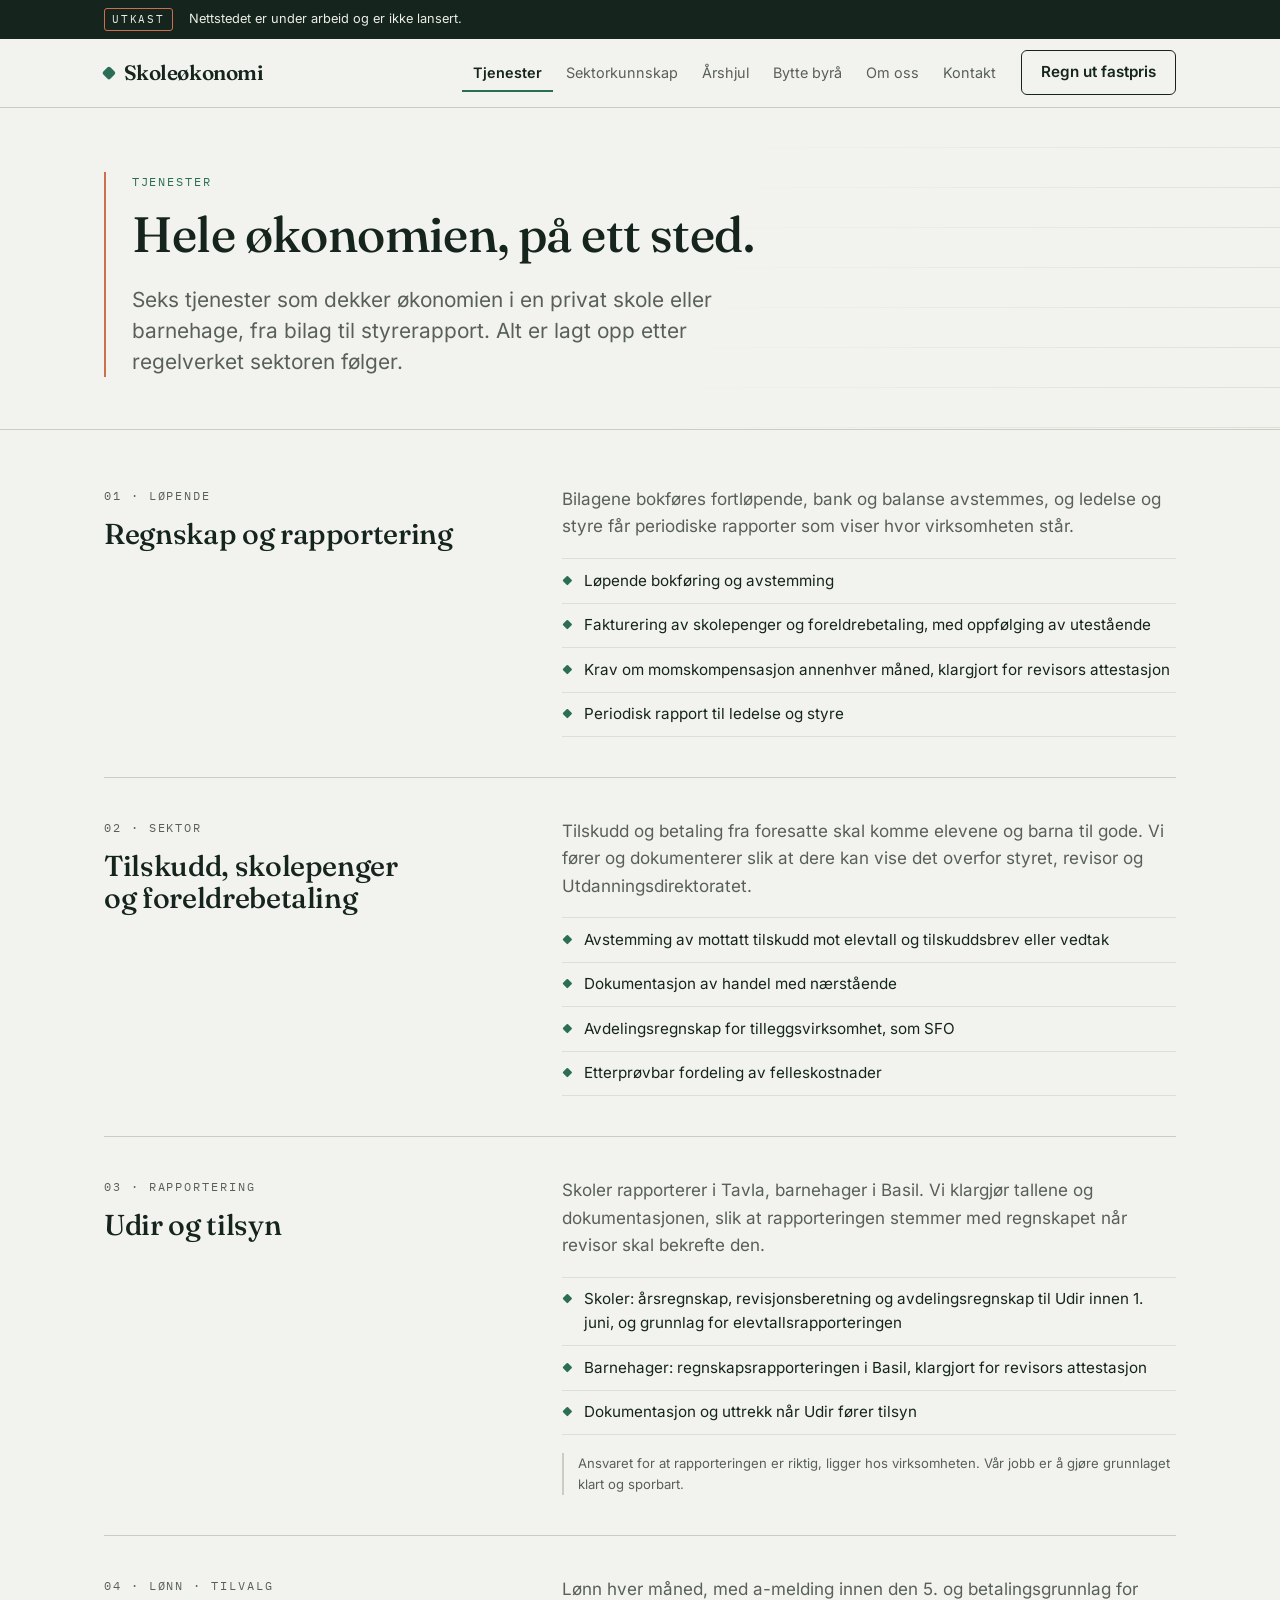
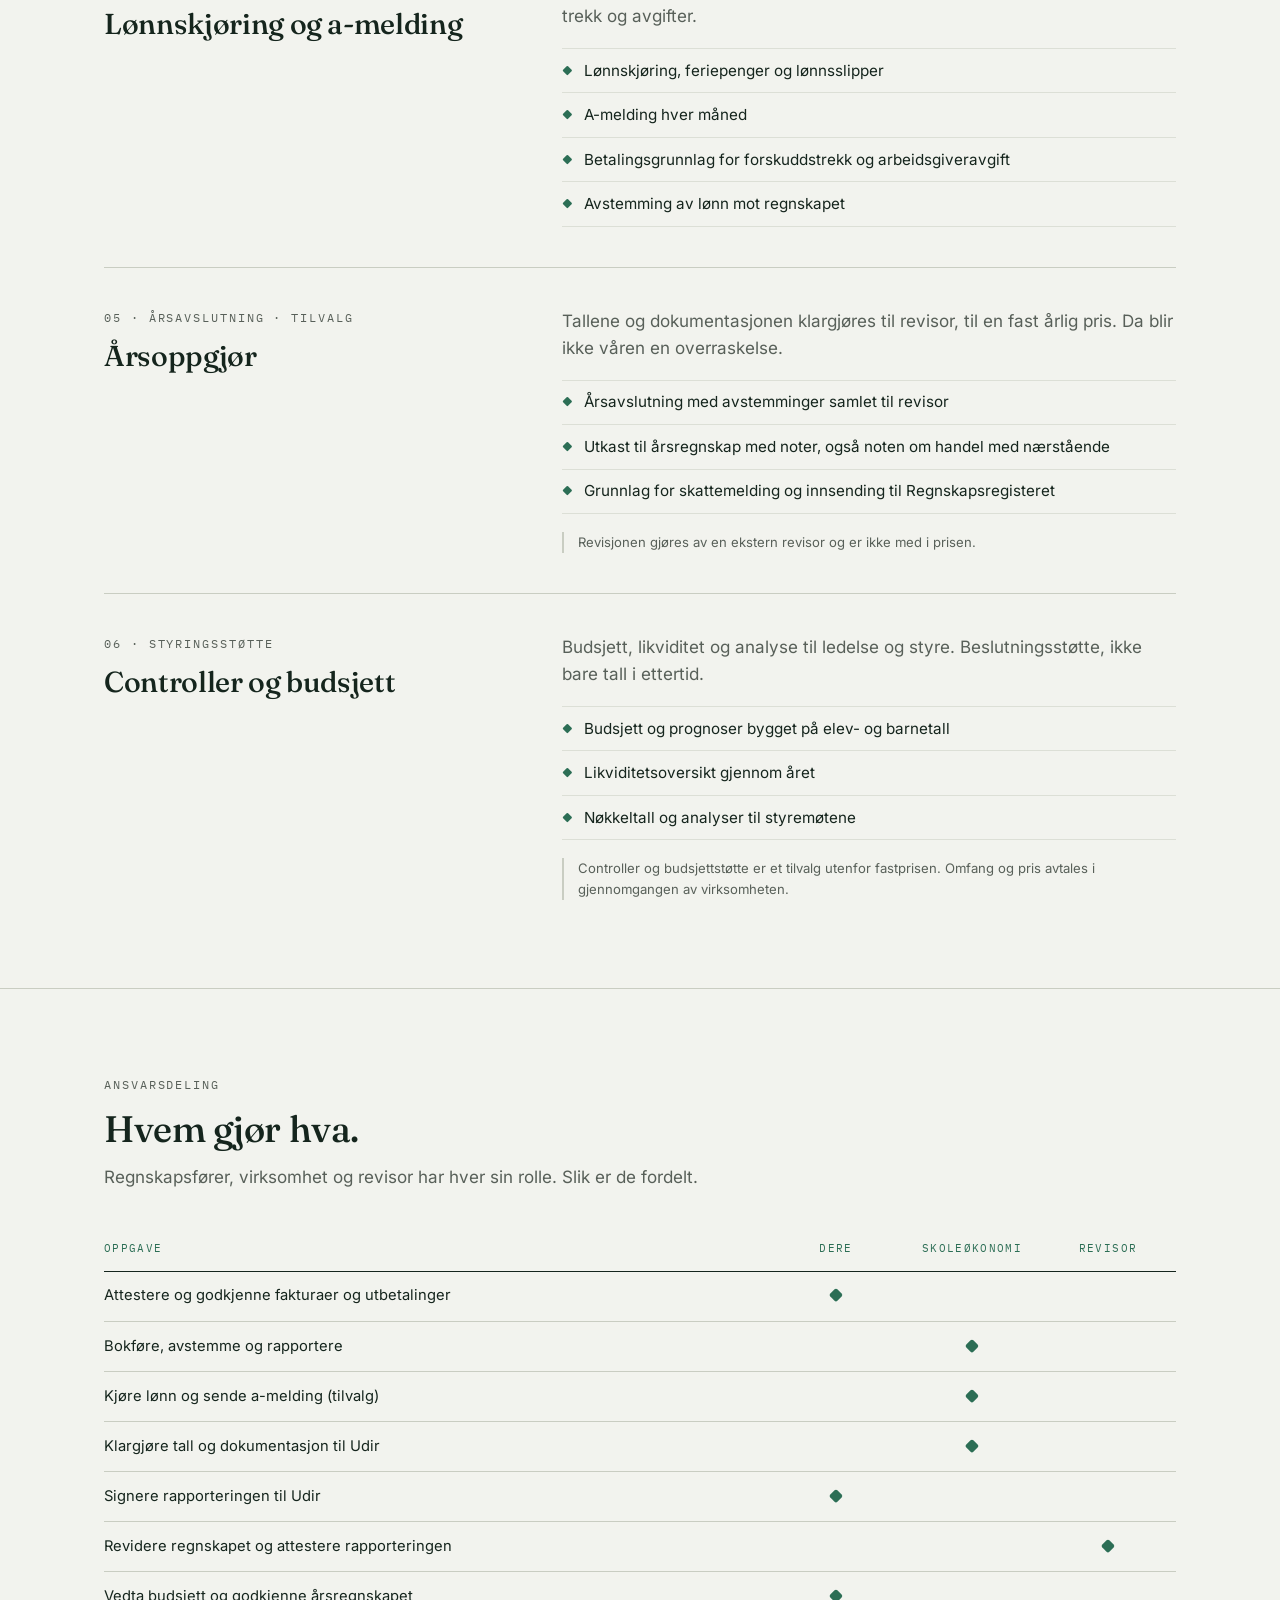
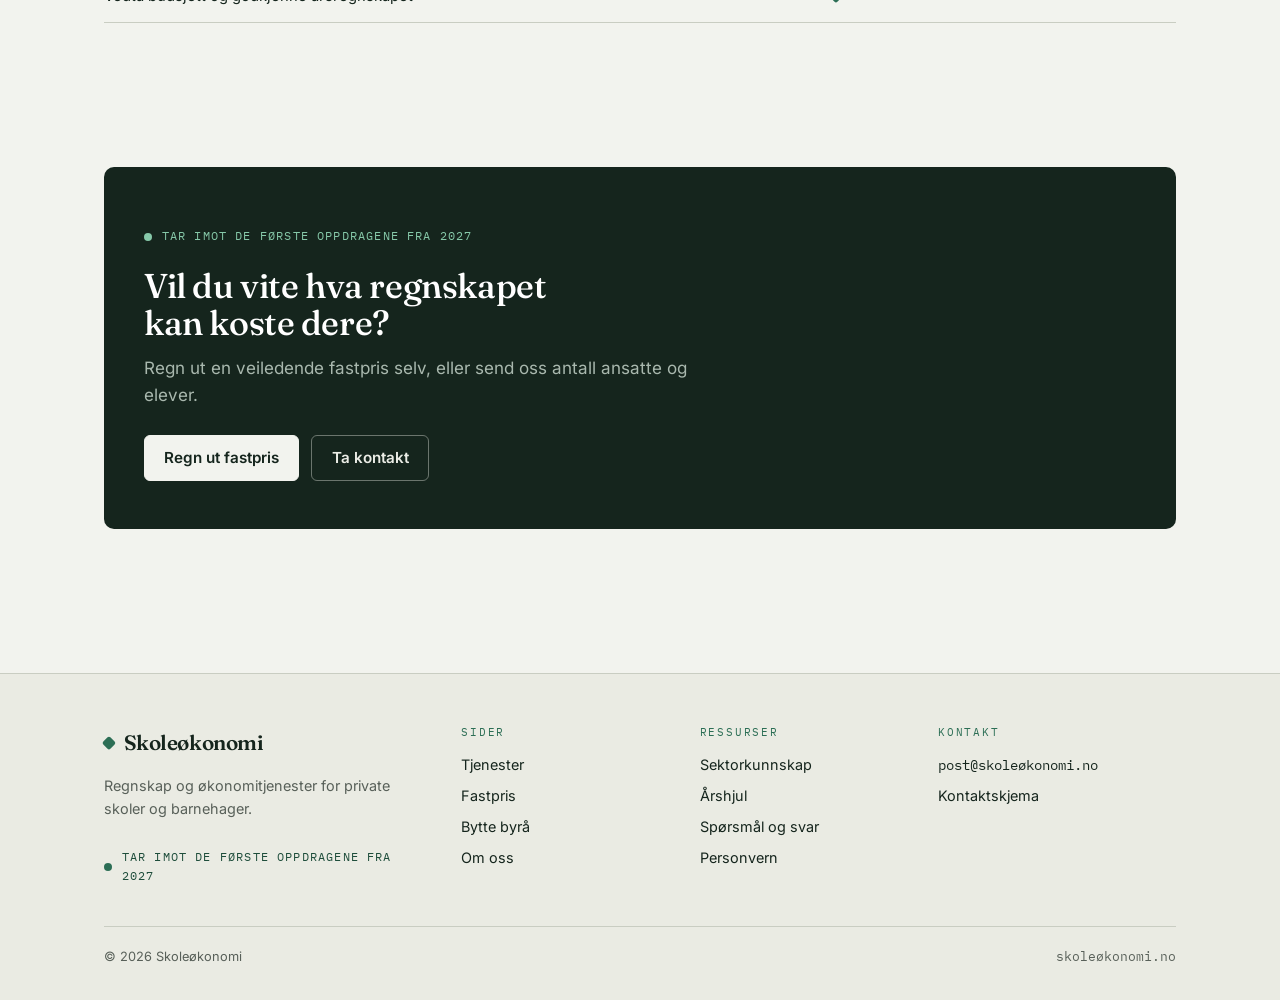
<file: tjenester.html>
<!DOCTYPE html>
<html lang="nb">
<head>
<meta charset="utf-8">
<meta name="viewport" content="width=device-width, initial-scale=1">
<title>Tjenester: regnskap, lønn og rapportering for private skoler og barnehager – Skoleøkonomi</title>
<meta name="description" content="Løpende regnskap, tilskudd og skolepenger, rapportering til Udir, lønn, årsoppgjør og controllerstøtte for private skoler og barnehager.">
<!-- FELLES:hode -->
<meta name="robots" content="noindex, nofollow">
<link rel="canonical" href="https://xn--skolekonomi-kgb.no/tjenester.html">
<meta property="og:url" content="https://xn--skolekonomi-kgb.no/tjenester.html">
<meta property="og:type" content="website">
<meta property="og:site_name" content="Skoleøkonomi">
<meta property="og:locale" content="nb_NO">
<meta property="og:title" content="Tjenester: regnskap, lønn og rapportering for private skoler og barnehager – Skoleøkonomi">
<meta property="og:description" content="Løpende regnskap, tilskudd og skolepenger, rapportering til Udir, lønn, årsoppgjør og controllerstøtte for private skoler og barnehager.">
<meta name="theme-color" content="#F2F3EE">
<link rel="icon" href="assets/bilder/favicon.svg" type="image/svg+xml">
<link rel="stylesheet" href="assets/css/stil.css?v=5d9baf2f">
<link rel="stylesheet" href="assets/css/utskrift.css?v=5d9baf2f" media="print">
<script>document.documentElement.className += ' js';</script>
<!-- /FELLES:hode -->
</head>
<body>
<!-- FELLES:topp -->
<a class="hopp" href="#innhold">Hopp til innhold</a>
<aside class="utkast pa-blekk" aria-label="Status for nettstedet">
  <div class="wrap utkast__rad">
    <span class="utkast__merke">Utkast</span>
    <span class="utkast__tekst">Nettstedet er under arbeid og er ikke lansert.</span>
    <button type="button" class="utkast__knapp" data-bekreft-bryter aria-pressed="false" hidden>Vis punkter som må bekreftes</button>
  </div>
</aside>
<header class="topp">
  <div class="wrap topp__rad">
    <a class="merke" href="index.html"><span class="merke__rute" aria-hidden="true"></span>Skoleøkonomi</a>
    <button type="button" class="meny-knapp" aria-expanded="false" aria-controls="hovedmeny"><span class="meny-knapp__ikon" aria-hidden="true"></span>Meny</button>
    <nav class="meny" id="hovedmeny" aria-label="Hovedmeny">
      <ul class="meny__liste">
        <li><a href="tjenester.html" aria-current="page">Tjenester</a></li>
        <li><a href="sektorkunnskap.html">Sektorkunnskap</a></li>
        <li><a href="arshjul.html">Årshjul</a></li>
        <li><a href="bytte-regnskapsforer.html">Bytte byrå</a></li>
        <li><a href="om-oss.html">Om oss</a></li>
        <li><a href="kontakt.html">Kontakt</a></li>
      </ul>
      <a class="knapp knapp--kant" href="priser.html">Regn ut fastpris</a>
    </nav>
  </div>
</header>
<!-- /FELLES:topp -->

<main id="innhold">

  <section class="sidehode">
    <div class="wrap">
      <div class="sidehode__tekst">
        <p class="eyebrow">Tjenester</p>
        <h1>Hele økonomien, på ett sted.</h1>
        <p class="lede">Seks tjenester som dekker økonomien i en privat skole eller barnehage, fra bilag til styrerapport. Alt er lagt opp etter regelverket sektoren følger.</p>
      </div>
    </div>
  </section>

  <section class="seksjon seksjon--tett">
    <div class="wrap">
      <div class="tjenester">

        <article class="tjeneste" id="regnskap">
          <div>
            <p class="eyebrow">01 · Løpende</p>
            <h2>Regnskap og rapportering</h2>
          </div>
          <div>
            <p>Bilagene bokføres fortløpende, bank og balanse avstemmes, og ledelse og styre får periodiske rapporter som viser hvor virksomheten står.</p>
            <ul>
              <li>Løpende bokføring og avstemming</li>
              <li>Fakturering av skolepenger og foreldrebetaling, med oppfølging av utestående</li>
              <li>Krav om momskompensasjon annenhver måned, klargjort for revisors attestasjon</li>
              <li>Periodisk rapport til ledelse og styre</li>
            </ul>
          </div>
        </article>

        <article class="tjeneste" id="tilskudd">
          <div>
            <p class="eyebrow">02 · Sektor</p>
            <h2>Tilskudd, skolepenger og foreldrebetaling</h2>
          </div>
          <div>
            <p>Tilskudd og betaling fra foresatte skal komme elevene og barna til gode. Vi fører og dokumenterer slik at dere kan vise det overfor styret, revisor og Utdanningsdirektoratet.</p>
            <ul>
              <li>Avstemming av mottatt tilskudd mot elevtall og tilskuddsbrev eller vedtak</li>
              <li>Dokumentasjon av handel med nærstående</li>
              <li>Avdelingsregnskap for tilleggsvirksomhet, som SFO</li>
              <li>Etterprøvbar fordeling av felleskostnader</li>
            </ul>
          </div>
        </article>

        <article class="tjeneste" id="rapportering">
          <div>
            <p class="eyebrow">03 · Rapportering</p>
            <h2>Udir og tilsyn</h2>
          </div>
          <div>
            <p>Skoler rapporterer i Tavla, barnehager i Basil. Vi klargjør tallene og dokumentasjonen, slik at rapporteringen stemmer med regnskapet når revisor skal bekrefte den.</p>
            <ul>
              <li>Skoler: årsregnskap, revisjonsberetning og avdelingsregnskap til Udir innen 1. juni, og grunnlag for elevtallsrapporteringen</li>
              <li>Barnehager: regnskapsrapporteringen i Basil, klargjort for revisors attestasjon</li>
              <li>Dokumentasjon og uttrekk når Udir fører tilsyn</li>
            </ul>
            <p class="merknad">Ansvaret for at rapporteringen er riktig, ligger hos virksomheten. Vår jobb er å gjøre grunnlaget klart og sporbart.</p>
          </div>
        </article>

        <article class="tjeneste" id="lonn">
          <div>
            <p class="eyebrow">04 · Lønn · tilvalg</p>
            <h2>Lønnskjøring og a-melding</h2>
          </div>
          <div>
            <p>Lønn hver måned, med a-melding innen den 5. og betalingsgrunnlag for trekk og avgifter.</p>
            <ul>
              <li>Lønnskjøring, feriepenger og lønnsslipper</li>
              <li>A-melding hver måned</li>
              <li>Betalingsgrunnlag for forskuddstrekk og arbeidsgiveravgift</li>
              <li>Avstemming av lønn mot regnskapet</li>
            </ul>
          </div>
        </article>

        <article class="tjeneste" id="arsoppgjor">
          <div>
            <p class="eyebrow">05 · Årsavslutning · tilvalg</p>
            <h2>Årsoppgjør</h2>
          </div>
          <div>
            <p>Tallene og dokumentasjonen klargjøres til revisor, til en fast årlig pris. Da blir ikke våren en overraskelse.</p>
            <ul>
              <li>Årsavslutning med avstemminger samlet til revisor</li>
              <li>Utkast til årsregnskap med noter, også noten om handel med nærstående</li>
              <li>Grunnlag for skattemelding og innsending til Regnskapsregisteret</li>
            </ul>
            <p class="merknad">Revisjonen gjøres av en ekstern revisor og er ikke med i prisen.</p>
          </div>
        </article>

        <article class="tjeneste" id="controller">
          <div>
            <p class="eyebrow">06 · Styringsstøtte</p>
            <h2>Controller og budsjett</h2>
          </div>
          <div>
            <p>Budsjett, likviditet og analyse til ledelse og styre. Beslutningsstøtte, ikke bare tall i ettertid.</p>
            <ul>
              <li>Budsjett og prognoser bygget på elev- og barnetall</li>
              <li>Likviditetsoversikt gjennom året</li>
              <li>Nøkkeltall og analyser til styremøtene</li>
            </ul>
            <p class="merknad">Controller og budsjettstøtte er et tilvalg utenfor fastprisen. Omfang og pris avtales i gjennomgangen av virksomheten.</p>
          </div>
        </article>

      </div>
    </div>
  </section>

  <section class="seksjon" id="ansvarsdeling">
    <div class="wrap">
      <div class="seksjon__hode">
        <p class="eyebrow">Ansvarsdeling</p>
        <h2>Hvem gjør hva.</h2>
        <p>Regnskapsfører, virksomhet og revisor har hver sin rolle. Slik er de fordelt.</p>
      </div>
      <div class="tabell__rull" tabindex="0" role="region" aria-label="Ansvarsdeling">
        <table class="tabell ansvar">
          <caption class="skjult">Fordeling av oppgaver mellom virksomheten, Skoleøkonomi og revisor</caption>
          <thead>
            <tr><th scope="col">Oppgave</th><th scope="col">Dere</th><th scope="col">Skoleøkonomi</th><th scope="col">Revisor</th></tr>
          </thead>
          <tbody>
            <tr><th scope="row">Attestere og godkjenne fakturaer og utbetalinger</th><td><span class="prikk" aria-hidden="true"></span><span class="skjult">Ja</span></td><td></td><td></td></tr>
            <tr><th scope="row">Bokføre, avstemme og rapportere</th><td></td><td><span class="prikk" aria-hidden="true"></span><span class="skjult">Ja</span></td><td></td></tr>
            <tr><th scope="row">Kjøre lønn og sende a-melding (tilvalg)</th><td></td><td><span class="prikk" aria-hidden="true"></span><span class="skjult">Ja</span></td><td></td></tr>
            <tr><th scope="row">Klargjøre tall og dokumentasjon til Udir</th><td></td><td><span class="prikk" aria-hidden="true"></span><span class="skjult">Ja</span></td><td></td></tr>
            <tr><th scope="row">Signere rapporteringen til Udir</th><td><span class="prikk" aria-hidden="true"></span><span class="skjult">Ja</span></td><td></td><td></td></tr>
            <tr><th scope="row">Revidere regnskapet og attestere rapporteringen</th><td></td><td></td><td><span class="prikk" aria-hidden="true"></span><span class="skjult">Ja</span></td></tr>
            <tr><th scope="row">Vedta budsjett og godkjenne årsregnskapet</th><td><span class="prikk" aria-hidden="true"></span><span class="skjult">Ja</span></td><td></td><td></td></tr>
          </tbody>
        </table>
      </div>
    </div>
  </section>

  <section class="seksjon seksjon--flat">
    <div class="wrap">
      <div class="kontaktblokk pa-blekk">
        <p class="status">Tar imot de første oppdragene fra 2027</p>
        <h2>Vil du vite hva regnskapet kan koste dere?</h2>
        <p>Regn ut en veiledende fastpris selv, eller send oss antall ansatte og elever.</p>
        <div class="knapperad">
          <a class="knapp knapp--lys" href="priser.html">Regn ut fastpris</a>
          <a class="knapp knapp--lyskant" href="kontakt.html">Ta kontakt</a>
        </div>
      </div>
    </div>
  </section>

</main>

<!-- FELLES:bunn -->
<footer class="bunn">
  <div class="wrap">
    <div class="bunn__rutenett">
      <div class="bunn__om">
        <a class="merke" href="index.html"><span class="merke__rute" aria-hidden="true"></span>Skoleøkonomi</a>
        <p>Regnskap og økonomitjenester for private skoler og barnehager.</p>
        <p class="status">Tar imot de første oppdragene fra 2027</p>
      </div>
      <nav aria-label="Sider">
        <h2 class="bunn__tittel">Sider</h2>
        <ul>
          <li><a href="tjenester.html">Tjenester</a></li>
          <li><a href="priser.html">Fastpris</a></li>
          <li><a href="bytte-regnskapsforer.html">Bytte byrå</a></li>
          <li><a href="om-oss.html">Om oss</a></li>
        </ul>
      </nav>
      <nav aria-label="Ressurser">
        <h2 class="bunn__tittel">Ressurser</h2>
        <ul>
          <li><a href="sektorkunnskap.html">Sektorkunnskap</a></li>
          <li><a href="arshjul.html">Årshjul</a></li>
          <li><a href="sporsmal-og-svar.html">Spørsmål og svar</a></li>
          <li><a href="personvern.html">Personvern</a></li>
        </ul>
      </nav>
      <div>
        <h2 class="bunn__tittel">Kontakt</h2>
        <ul>
          <li><a class="mono" href="mailto:post@skoleøkonomi.no">post@skoleøkonomi.no</a></li>
          <li><a href="kontakt.html">Kontaktskjema</a></li>
        </ul>
      </div>
    </div>
    <div class="bunn__linje">
      <span>© <span data-ar></span> Skoleøkonomi</span>
      <span class="mono">skoleøkonomi.no</span>
    </div>
  </div>
</footer>
<script defer src="assets/js/konfig.js?v=5d9baf2f"></script>
<script defer src="assets/js/felles.js?v=5d9baf2f"></script>
<script defer src="assets/js/utkast.js?v=5d9baf2f"></script>
<!-- /FELLES:bunn -->
</body>
</html>
</file>
<file: assets/css/stil.css>
/* Skoleøkonomi – stilark.
   Innhold: 1 fonter · 2 variabler · 3 grunnlag · 4 topp og bunn · 5 knapper
   6 seksjoner og rutenett · 7 kalkulator · 8 skjema · 9 sider · 10 utkast-modus */

/* ---------- 1 Fonter (selvhostet, SIL OFL) ---------- */
@font-face{font-family:"Fraunces";font-style:normal;font-weight:100 900;font-display:swap;
  src:url("../fonter/fraunces-latin-opsz-normal.woff2") format("woff2");}
@font-face{font-family:"Inter";font-style:normal;font-weight:100 900;font-display:swap;
  src:url("../fonter/inter-latin-wght-normal.woff2") format("woff2");}
@font-face{font-family:"IBM Plex Mono";font-style:normal;font-weight:400;font-display:swap;
  src:url("../fonter/ibm-plex-mono-latin-400-normal.woff2") format("woff2");}
@font-face{font-family:"IBM Plex Mono";font-style:normal;font-weight:500;font-display:swap;
  src:url("../fonter/ibm-plex-mono-latin-500-normal.woff2") format("woff2");}

/* ---------- 2 Variabler ---------- */
:root{
  --blekk:#15251D;
  --papir:#F2F3EE;
  --papir-2:#EAEBE3;
  --ark:#FBFBF8;
  --furu:#2C6E55;
  --furu-dyp:#1E4D3B;
  --furu-lys:#DDE9E2;
  --leire:#C8704F;       /* sparsomt: streker og merker, ikke brødtekst */
  --leire-dyp:#9A4526;   /* feilmeldinger – god nok kontrast til tekst */
  --linje:#C9CDC2;
  --linje-myk:#DCDFD6;
  --dempet:#586059;
  --pa-blekk:#EBEDE6;
  --pa-blekk-dempet:#A9B8AE;
  --pa-blekk-linje:rgba(235,237,230,.16);
  --pa-blekk-aksent:#86C9A9;
  --r:10px;
  --r-s:6px;
  --bredde:70rem;
  --f-display:"Fraunces",Georgia,"Times New Roman",serif;
  --f-tekst:"Inter",system-ui,-apple-system,"Segoe UI",Roboto,"Helvetica Neue",Arial,sans-serif;
  --f-mono:"IBM Plex Mono",ui-monospace,SFMono-Regular,Menlo,Consolas,monospace;
  --skygge:0 1px 0 var(--linje),0 18px 40px -28px rgba(21,37,29,.5);
}

/* ---------- 3 Grunnlag ---------- */
*,*::before,*::after{box-sizing:border-box;}
html{-webkit-text-size-adjust:100%;text-size-adjust:100%;scroll-padding-top:5.5rem;}
@media (prefers-reduced-motion:no-preference){html{scroll-behavior:smooth;}}
body{
  margin:0;background:var(--papir);color:var(--blekk);
  font-family:var(--f-tekst);font-size:1.0625rem;line-height:1.6;
  -webkit-font-smoothing:antialiased;text-rendering:optimizeLegibility;
}
h1,h2,h3,h4{font-family:var(--f-display);font-weight:500;line-height:1.1;letter-spacing:-.012em;margin:0;text-wrap:balance;}
p{margin:0 0 1em;}
p:last-child{margin-bottom:0;}
ul,ol{margin:0 0 1em;padding-left:1.2em;}
a{color:inherit;text-decoration-thickness:1px;text-underline-offset:.2em;}
a:hover{color:var(--furu-dyp);}
strong,b{font-weight:600;}
img,svg{max-width:100%;}
button,input,select,textarea{font:inherit;color:inherit;}
[hidden]{display:none !important;}
:focus-visible{outline:2px solid var(--furu);outline-offset:3px;border-radius:2px;}
.pa-blekk :focus-visible{outline-color:var(--pa-blekk-aksent);}
::selection{background:var(--furu-lys);color:var(--blekk);}

.wrap{max-width:var(--bredde);margin-inline:auto;padding-inline:1.5rem;}
.mono,.tall{font-family:var(--f-mono);font-variant-numeric:tabular-nums;}
.dempet{color:var(--dempet);}
.skjult{position:absolute !important;width:1px;height:1px;overflow:hidden;clip-path:inset(50%);white-space:nowrap;}
.eyebrow{font-family:var(--f-mono);font-size:.75rem;letter-spacing:.16em;text-transform:uppercase;color:var(--furu);margin:0;}
.hopp{position:absolute;left:1rem;top:-5rem;z-index:100;background:var(--blekk);color:var(--papir);padding:.7rem 1rem;border-radius:var(--r-s);text-decoration:none;}
.hopp:focus{top:1rem;color:var(--papir);}

/* Lenke med liten pil (tegnet i CSS, så den ikke er avhengig av tegn i fonten) */
.pil{font-weight:600;font-size:.95rem;text-decoration:none;border-bottom:1px solid var(--furu);padding-bottom:2px;}
.pil::after{content:"";display:inline-block;width:.42em;height:.42em;border-top:1.5px solid currentColor;border-right:1.5px solid currentColor;transform:rotate(45deg);margin-left:.45em;position:relative;top:-.12em;transition:margin-left .15s;}
.pil:hover::after{margin-left:.7em;}

/* ---------- 4 Topp og bunn ---------- */
.topp{position:sticky;top:0;z-index:30;background:rgba(242,243,238,.9);border-bottom:1px solid var(--linje);
  -webkit-backdrop-filter:blur(8px);backdrop-filter:blur(8px);}
.topp__rad{display:flex;align-items:center;justify-content:space-between;gap:1rem;min-height:4.25rem;}
.merke{font-family:var(--f-display);font-weight:600;font-size:1.3rem;letter-spacing:-.02em;display:inline-flex;align-items:center;gap:.6rem;text-decoration:none;color:var(--blekk);}
.merke:hover{color:var(--blekk);}
.merke__rute{width:.62rem;height:.62rem;border-radius:2px;background:var(--furu);transform:rotate(45deg);flex:none;}
.meny{display:flex;align-items:center;gap:.25rem;}
.meny__liste{display:flex;align-items:center;gap:.1rem;list-style:none;margin:0;padding:0;}
.meny__liste a{display:block;font-size:.9rem;text-decoration:none;color:var(--dempet);padding:.5rem .7rem;border-radius:var(--r-s);transition:color .15s;}
.meny__liste a:hover{color:var(--blekk);}
.meny__liste a[aria-current="page"]{color:var(--blekk);font-weight:600;box-shadow:inset 0 -2px 0 var(--furu);border-radius:0;}
.meny .knapp{margin-left:.6rem;}
.meny-knapp{display:none;align-items:center;gap:.55rem;background:transparent;border:1px solid var(--blekk);border-radius:var(--r-s);padding:.55rem .8rem;font-size:.9rem;font-weight:600;cursor:pointer;}
.meny-knapp__ikon{width:1rem;height:.7rem;border-top:1.5px solid currentColor;border-bottom:1.5px solid currentColor;position:relative;}
.meny-knapp__ikon::before{content:"";position:absolute;left:0;right:0;top:50%;border-top:1.5px solid currentColor;transform:translateY(-50%);}

@media (max-width:63rem){
  .js .meny-knapp{display:inline-flex;}
  .js .meny{display:none;position:absolute;left:0;right:0;top:100%;background:var(--papir);border-bottom:1px solid var(--linje);
    box-shadow:0 24px 40px -30px rgba(21,37,29,.55);flex-direction:column;align-items:stretch;padding:.5rem 1.5rem 1.5rem;gap:0;}
  .js .meny.er-apen{display:flex;}
  .js .meny__liste{flex-direction:column;align-items:stretch;}
  .js .meny__liste a{padding:.95rem 0;font-size:1.05rem;color:var(--blekk);border-bottom:1px solid var(--linje-myk);border-radius:0;}
  .js .meny__liste a[aria-current="page"]{box-shadow:none;color:var(--furu-dyp);}
  .js .meny .knapp{margin:1.25rem 0 0;}
  /* Uten JavaScript: menyen brytes over flere linjer i stedet for å skjules. */
  html:not(.js) .topp__rad{flex-wrap:wrap;padding-block:.75rem;}
  html:not(.js) .meny,html:not(.js) .meny__liste{flex-wrap:wrap;}
}

.bunn{margin-top:4.5rem;background:var(--papir-2);border-top:1px solid var(--linje);color:var(--dempet);font-size:.9rem;}
.bunn__rutenett{display:grid;grid-template-columns:1.6fr 1fr 1fr 1.2fr;gap:2.5rem;padding:3.25rem 0 2.5rem;}
.bunn__om p{max-width:26rem;margin-top:.9rem;}
.bunn__tittel{font-family:var(--f-mono);font-size:.7rem;letter-spacing:.16em;text-transform:uppercase;color:var(--furu);margin:0 0 .9rem;font-weight:400;}
.bunn ul{list-style:none;margin:0;padding:0;}
.bunn li{margin-bottom:.5rem;}
.bunn a{text-decoration:none;color:var(--blekk);}
.bunn a:hover{text-decoration:underline;color:var(--furu-dyp);}
.bunn__linje{display:flex;justify-content:space-between;flex-wrap:wrap;gap:.5rem 1.5rem;border-top:1px solid var(--linje);padding:1.25rem 0 2rem;font-size:.8rem;}
.status{display:inline-flex;align-items:center;gap:.6rem;font-family:var(--f-mono);font-size:.74rem;letter-spacing:.1em;text-transform:uppercase;color:var(--furu-dyp);margin:0;}
.status::before{content:"";width:.5rem;height:.5rem;border-radius:50%;background:var(--furu);flex:none;}
.pa-blekk .status{color:var(--pa-blekk-aksent);}
.pa-blekk .status::before{background:var(--pa-blekk-aksent);}
@media (max-width:52rem){.bunn__rutenett{grid-template-columns:1fr 1fr;gap:2rem;}.bunn__om{grid-column:1 / -1;}}

/* ---------- 5 Knapper ---------- */
.knapp{display:inline-flex;align-items:center;justify-content:center;gap:.5rem;font-family:var(--f-tekst);font-weight:600;font-size:.95rem;line-height:1.2;
  padding:.8rem 1.2rem;border-radius:var(--r-s);border:1px solid var(--blekk);background:var(--blekk);color:var(--papir);text-decoration:none;cursor:pointer;
  transition:background .15s,color .15s,border-color .15s;}
.knapp:hover{background:var(--furu-dyp);border-color:var(--furu-dyp);color:#fff;}
.knapp--kant{background:transparent;color:var(--blekk);}
.knapp--kant:hover{background:var(--blekk);border-color:var(--blekk);color:var(--papir);}
.knapp--lys{background:var(--papir);border-color:var(--papir);color:var(--blekk);}
.knapp--lys:hover{background:#fff;border-color:#fff;color:var(--blekk);}
.knapp--lyskant{background:transparent;border-color:rgba(235,237,230,.4);color:var(--pa-blekk);}
.knapp--lyskant:hover{background:rgba(235,237,230,.1);border-color:var(--pa-blekk);color:#fff;}
.knapp--liten{padding:.5rem .75rem;font-size:.82rem;font-weight:500;}
.knapp[disabled]{opacity:.5;cursor:not-allowed;}
.knapperad{display:flex;flex-wrap:wrap;gap:.75rem;align-items:center;}

/* ---------- 6 Seksjoner og rutenett ---------- */
.hero{position:relative;padding:4.75rem 0 2.75rem;overflow:hidden;}
/* Stille motiv: linjert papir som toner ut mot teksten. */
.hero::before{content:"";position:absolute;inset:0;pointer-events:none;
  background-image:repeating-linear-gradient(to bottom,transparent 0,transparent calc(2.5rem - 1px),var(--linje-myk) calc(2.5rem - 1px),var(--linje-myk) 2.5rem);
  -webkit-mask-image:linear-gradient(105deg,transparent 48%,#000 100%);mask-image:linear-gradient(105deg,transparent 48%,#000 100%);}
.hero .wrap{position:relative;}
.hero__tekst{border-left:2px solid var(--leire);padding-left:1.6rem;max-width:50rem;}
.hero h1{font-size:clamp(2.2rem,5.2vw,3.8rem);margin-top:1.1rem;}
.hero h1 em{font-style:normal;color:var(--furu);}
.lede{font-size:clamp(1.1rem,2vw,1.3rem);line-height:1.5;color:var(--dempet);max-width:38rem;margin:1.4rem 0 0;}
.hero__valg{display:flex;flex-wrap:wrap;align-items:center;gap:.9rem 1.5rem;margin-top:2rem;}
.hero .status{margin-top:1.75rem;}

.sidehode{position:relative;padding:4rem 0 3.25rem;overflow:hidden;}
.sidehode::before{content:"";position:absolute;inset:0;pointer-events:none;
  background-image:repeating-linear-gradient(to bottom,transparent 0,transparent calc(2.5rem - 1px),var(--linje-myk) calc(2.5rem - 1px),var(--linje-myk) 2.5rem);
  -webkit-mask-image:linear-gradient(105deg,transparent 55%,#000 100%);mask-image:linear-gradient(105deg,transparent 55%,#000 100%);}
.sidehode .wrap{position:relative;}
.sidehode__tekst{border-left:2px solid var(--leire);padding-left:1.6rem;max-width:46rem;}
.sidehode h1{font-size:clamp(2rem,4.4vw,3.1rem);margin-top:1rem;}

.seksjon{padding:4.5rem 0;border-top:1px solid var(--linje);}
.seksjon--flat{border-top:0;}
.seksjon--tett{padding:3rem 0;}
.seksjon__hode{max-width:44rem;margin-bottom:2.25rem;}
.seksjon__hode h2{font-size:clamp(1.7rem,3.4vw,2.3rem);margin-top:.9rem;}
.seksjon__hode p{color:var(--dempet);margin-top:.9rem;}
.seksjon__fot{margin-top:2rem;}

.rutenett{display:grid;gap:1px;background:var(--linje);border:1px solid var(--linje);border-radius:var(--r);overflow:hidden;}
.rutenett--2{grid-template-columns:repeat(2,1fr);}
.rutenett--3{grid-template-columns:repeat(3,1fr);}
.rutenett--4{grid-template-columns:repeat(4,1fr);}
.rute{background:var(--papir);padding:1.6rem 1.5rem 1.75rem;min-width:0;}
.rute__merke{font-family:var(--f-mono);font-size:.7rem;letter-spacing:.12em;text-transform:uppercase;color:var(--furu);display:block;margin-bottom:.85rem;}
.rute h3{font-size:1.25rem;margin-bottom:.55rem;}
.rute p{font-size:.92rem;color:var(--dempet);margin:0;}
.rute p + p{margin-top:.6rem;}
a.rute{text-decoration:none;color:inherit;transition:background .15s;}
a.rute:hover{background:var(--ark);color:inherit;}
a.rute:hover h3{color:var(--furu-dyp);}
@media (max-width:60rem){.rutenett--4{grid-template-columns:repeat(2,1fr);}.rutenett--3{grid-template-columns:repeat(2,1fr);}}
@media (max-width:40rem){.rutenett--2,.rutenett--3,.rutenett--4{grid-template-columns:1fr;}}

/* Hovedbok-rader: nøkkel i mono til venstre, forklaring til høyre. */
.hovedbok{border-top:1px solid var(--linje);margin:0;padding:0;list-style:none;}
.hovedbok__rad{display:grid;grid-template-columns:minmax(10rem,15rem) 1fr;gap:.4rem 2rem;padding:1.05rem 0;border-bottom:1px solid var(--linje);align-items:baseline;}
.hovedbok__nokkel{font-family:var(--f-mono);font-size:.78rem;color:var(--furu);letter-spacing:.05em;line-height:1.5;margin:0;}
.hovedbok__tekst{font-size:.95rem;color:var(--dempet);margin:0;}
.hovedbok__tekst strong{color:var(--blekk);}
.hovedbok__verdi{font-family:var(--f-mono);font-variant-numeric:tabular-nums;white-space:nowrap;}
@media (max-width:40rem){.hovedbok__rad{grid-template-columns:1fr;}}

.punkter{display:grid;grid-template-columns:repeat(3,1fr);gap:1.75rem;}
.punkt{border-top:2px solid var(--furu);padding-top:1rem;}
.punkt h3{font-family:var(--f-tekst);font-size:.98rem;font-weight:600;letter-spacing:0;margin-bottom:.45rem;}
.punkt p{font-size:.92rem;color:var(--dempet);margin:0;}
@media (max-width:52rem){.punkter{grid-template-columns:1fr;gap:1.25rem;}}

.to-kol{display:grid;grid-template-columns:minmax(0,1.5fr) minmax(0,1fr);gap:3rem;align-items:start;}
@media (max-width:52rem){.to-kol{grid-template-columns:1fr;gap:2rem;}}

.merknad{font-size:.82rem;color:var(--dempet);border-left:2px solid var(--linje);padding-left:.9rem;max-width:44rem;}
.kilde{font-size:.8rem;color:var(--dempet);}
.kilde a{color:var(--furu-dyp);}

.tekst{max-width:42rem;}
.tekst h2{font-size:1.6rem;margin:2.5rem 0 .8rem;}
.tekst h3{font-size:1.2rem;margin:1.75rem 0 .5rem;}
.tekst li{margin-bottom:.35rem;}

/* Spørsmål og svar */
.sporsmalsliste{border-top:1px solid var(--linje);}
.sporsmal{border-bottom:1px solid var(--linje);}
.sporsmal summary{display:flex;justify-content:space-between;align-items:center;gap:1rem;padding:1.1rem 0;font-weight:600;font-size:1rem;cursor:pointer;list-style:none;}
.sporsmal summary::-webkit-details-marker{display:none;}
.sporsmal summary::after{content:"+";font-family:var(--f-mono);font-size:1.25rem;font-weight:400;color:var(--furu);flex:none;line-height:1;}
.sporsmal[open] summary::after{content:"\2212";}
.sporsmal summary:hover{color:var(--furu-dyp);}
.sporsmal__svar{padding:0 2.5rem 1.25rem 0;font-size:.95rem;color:var(--dempet);max-width:44rem;}

/* Kontaktblokk på blekk */
.kontaktblokk{background:var(--blekk);color:var(--pa-blekk);border-radius:var(--r);padding:3rem 2.5rem;}
.kontaktblokk h2{color:#fff;font-size:clamp(1.6rem,3.2vw,2.15rem);margin-top:1.1rem;max-width:32rem;}
.kontaktblokk p{color:var(--pa-blekk-dempet);max-width:34rem;margin-top:.8rem;}
.kontaktblokk .knapperad{margin-top:1.6rem;}
.kontaktblokk a:not(.knapp){color:#fff;}
.epost{font-family:var(--f-mono);font-size:.95rem;text-decoration:none;border-bottom:1px solid var(--furu);padding-bottom:2px;}
@media (max-width:40rem){.kontaktblokk{padding:2.25rem 1.5rem;}}

/* Brikker (filter) */
.brikker{display:flex;flex-wrap:wrap;gap:.4rem;}
.brikke{font-size:.84rem;border:1px solid var(--linje);background:var(--papir);color:var(--blekk);padding:.45rem .8rem;border-radius:999px;cursor:pointer;transition:background .15s,border-color .15s,color .15s;}
.brikke:hover{border-color:var(--furu);}
.brikke[aria-pressed="true"]{background:var(--furu);border-color:var(--furu);color:#fff;}

/* Varsel (kort bekreftelse nederst) */
.varsel{position:fixed;left:50%;bottom:1.5rem;transform:translateX(-50%);z-index:60;background:var(--blekk);color:var(--pa-blekk);padding:.75rem 1.1rem;border-radius:var(--r-s);font-size:.9rem;box-shadow:0 12px 30px -12px rgba(21,37,29,.6);max-width:calc(100vw - 2rem);}

@media (prefers-reduced-motion:no-preference){
  .js .inn{opacity:0;transform:translateY(12px);transition:opacity .6s ease,transform .6s ease;}
  .js .inn.er-inne{opacity:1;transform:none;}
}

/* ---------- 7 Kalkulator ---------- */
.kalk-seksjon{padding:1rem 0 1.5rem;}
.kalk{display:grid;grid-template-columns:minmax(0,1.08fr) minmax(0,.92fr);border:1px solid var(--blekk);border-radius:var(--r);background:var(--ark);box-shadow:var(--skygge);}
.kalk__inn{padding:2rem 2rem 2.25rem;border-right:1px solid var(--linje);min-width:0;border-radius:var(--r) 0 0 var(--r);}
.kalk__ut{padding:2rem 2rem 2.25rem;background:var(--blekk);color:var(--pa-blekk);min-width:0;border-radius:0 calc(var(--r) - 1px) calc(var(--r) - 1px) 0;}
.kalk__tittel{font-size:1.45rem;margin-bottom:.3rem;}
.kalk__ut .kalk__tittel{color:#fff;}
.kalk__ingress{font-size:.86rem;color:var(--dempet);margin:0 0 1.5rem;}
.kalk__ut .kalk__ingress{color:var(--pa-blekk-dempet);}
.kalk__tom{padding:2rem;color:var(--dempet);font-size:.95rem;}

.enhet{border:0;margin:0;padding:0 0 1.4rem;min-width:0;}
.enhet + .enhet{border-top:1px dashed var(--linje);padding-top:1.4rem;}
.enhet__hode{display:flex;align-items:center;gap:.75rem;margin-bottom:1rem;}
.enhet__nr{font-family:var(--f-mono);font-size:.7rem;letter-spacing:.14em;text-transform:uppercase;color:var(--furu);flex:none;padding:0;}
.enhet__navn{flex:1;min-width:0;border:0;border-bottom:1px solid var(--linje);background:transparent;padding:.3rem 0;font-size:.92rem;border-radius:0;}
.enhet__navn:focus{outline:none;border-bottom-color:var(--furu);box-shadow:0 1px 0 var(--furu);}
.enhet__fjern{flex:none;background:none;border:0;padding:.3rem 0;font-size:.82rem;color:var(--dempet);text-decoration:underline;text-underline-offset:.2em;cursor:pointer;}
.enhet__fjern:hover{color:var(--leire-dyp);}

.felt{margin-bottom:1.15rem;min-width:0;}
.felt:last-child{margin-bottom:0;}
.felt__etikett,.felt > label{display:block;font-size:.82rem;font-weight:600;letter-spacing:.01em;margin-bottom:.5rem;}
.felt__hjelp{font-size:.78rem;color:var(--dempet);margin:.4rem 0 0;}

.segment{display:flex;flex-wrap:wrap;gap:.4rem;}
.segment label{position:relative;cursor:pointer;margin:0;}
.segment input{position:absolute;inset:0;width:100%;height:100%;margin:0;opacity:0;cursor:pointer;}
.segment span{display:block;font-size:.84rem;font-weight:400;border:1px solid var(--linje);background:var(--papir);padding:.5rem .72rem;border-radius:var(--r-s);transition:background .15s,border-color .15s,color .15s;}
.segment label:hover span{border-color:var(--furu);}
.segment input:checked + span{background:var(--furu);border-color:var(--furu);color:#fff;}
.segment input:focus-visible + span{outline:2px solid var(--furu);outline-offset:2px;}

.tallfelt{display:grid;grid-template-columns:1fr 1fr;gap:1rem 1.5rem;}
.teller{display:flex;align-items:stretch;border:1px solid var(--linje);border-radius:7px;background:#fff;}
.teller:focus-within{border-color:var(--furu);box-shadow:0 0 0 1px var(--furu);}
.teller button{width:2.75rem;min-height:2.75rem;flex:none;border:0;background:var(--papir-2);font-size:1.25rem;line-height:1;cursor:pointer;color:var(--blekk);}
.teller button:first-child{border-radius:6px 0 0 6px;}
.teller button:last-child{border-radius:0 6px 6px 0;}
.teller button:hover{background:var(--linje-myk);}
.teller button:focus-visible{outline-offset:-2px;}
.teller input{flex:1;min-width:0;width:100%;border:0;text-align:center;font-family:var(--f-mono);font-weight:500;font-size:1.05rem;font-variant-numeric:tabular-nums;background:transparent;-moz-appearance:textfield;appearance:textfield;}
.teller input::-webkit-outer-spin-button,.teller input::-webkit-inner-spin-button{-webkit-appearance:none;margin:0;}
.teller input:focus{outline:none;}

.skyv{-webkit-appearance:none;appearance:none;display:block;width:100%;height:1.5rem;margin:.45rem 0 0;background:transparent;cursor:pointer;}
.skyv::-webkit-slider-runnable-track{height:3px;background:var(--linje);border-radius:2px;}
.skyv::-moz-range-track{height:3px;background:var(--linje);border-radius:2px;}
.skyv::-webkit-slider-thumb{-webkit-appearance:none;width:1.1rem;height:1.1rem;border-radius:50%;background:var(--furu);border:2px solid var(--ark);box-shadow:0 0 0 1px var(--furu);margin-top:calc(-.55rem + 1.5px);}
.skyv::-moz-range-thumb{width:.85rem;height:.85rem;border-radius:50%;background:var(--furu);border:2px solid var(--ark);box-shadow:0 0 0 1px var(--furu);}

.kalk__leggtil{display:inline-flex;align-items:center;gap:.45rem;background:none;border:1px dashed var(--linje);border-radius:var(--r-s);padding:.6rem .9rem;font-size:.86rem;font-weight:500;color:var(--furu-dyp);cursor:pointer;margin-bottom:1.4rem;}
.kalk__leggtil:hover{border-color:var(--furu);background:var(--papir);}
.kalk__valg{border:0;border-top:1px solid var(--linje);margin:0;padding:1.15rem 0 0;}
.kalk__valg legend{font-size:.82rem;font-weight:600;padding:0 .6rem 0 0;float:left;width:100%;margin-bottom:.7rem;}
.kryss{display:flex;align-items:center;gap:.65rem;font-size:.9rem;cursor:pointer;clear:both;padding:.25rem 0;}
.kryss input{width:1.1rem;height:1.1rem;accent-color:var(--furu);cursor:pointer;flex:none;margin:0;}

.bok{width:100%;border-collapse:collapse;font-family:var(--f-mono);font-size:.86rem;font-variant-numeric:tabular-nums;}
.bok tr{border-bottom:1px solid var(--pa-blekk-linje);}
.bok th{font-weight:400;text-align:left;color:var(--pa-blekk-dempet);padding:.56rem .75rem .56rem 0;}
.bok td{text-align:right;white-space:nowrap;font-weight:500;padding:.56rem 0;}
.bok .bok__enhet th{font-family:var(--f-tekst);font-weight:600;font-size:.9rem;color:var(--pa-blekk);}
.bok .bok__del th{padding-left:1rem;}
.bok .bok__del td{font-weight:400;color:var(--pa-blekk-dempet);}
.bok tfoot tr{border-bottom:0;border-top:1px solid rgba(235,237,230,.45);}
.bok tfoot th{font-family:var(--f-tekst);font-weight:600;font-size:.95rem;color:var(--pa-blekk);padding-top:.85rem;}
.bok tfoot td{padding-top:.85rem;}
.bok tfoot .bok__ao th,.bok tfoot .bok__ao td{font-family:var(--f-mono);font-weight:400;font-size:.86rem;color:var(--pa-blekk-dempet);padding-top:.56rem;}
.bok tfoot .bok__ao{border-top:1px solid var(--pa-blekk-linje);}
.kalk__vis{background:none;border:0;padding:.5rem 0 0;font-size:.8rem;color:var(--pa-blekk-dempet);text-decoration:underline;text-underline-offset:.2em;cursor:pointer;}
.kalk__vis:hover{color:#fff;}

.kalk__ar{margin-top:1.5rem;}
.kalk__stor{font-family:var(--f-display);font-size:clamp(2.1rem,4.6vw,2.8rem);line-height:1;color:#fff;font-variant-numeric:tabular-nums lining-nums;}
.kalk__kr{font-family:var(--f-mono);font-size:1.05rem;color:var(--pa-blekk-dempet);margin-left:.5rem;}
.kalk__arnote{font-size:.78rem;color:var(--pa-blekk-dempet);letter-spacing:.04em;margin-top:.45rem;}
.kalk__sammenlign{margin-top:1.25rem;padding-top:1rem;border-top:1px solid var(--pa-blekk-linje);font-size:.8rem;color:var(--pa-blekk-dempet);line-height:1.55;}
.kalk__sammenlign b{color:#CFE0D5;font-weight:500;}
.kalk__idag{margin-top:.8rem;}
.kalk__idag summary{cursor:pointer;color:var(--pa-blekk);text-decoration:underline;text-underline-offset:.2em;list-style:none;}
.kalk__idag summary::-webkit-details-marker{display:none;}
.kalk__idag-felt{display:flex;flex-wrap:wrap;align-items:center;gap:.5rem .75rem;margin-top:.7rem;}
.kalk__idag-felt input{width:9rem;background:rgba(235,237,230,.08);border:1px solid rgba(235,237,230,.3);border-radius:var(--r-s);padding:.45rem .6rem;color:#fff;font-family:var(--f-mono);font-variant-numeric:tabular-nums;font-size:.9rem;}
.kalk__idag-svar{margin:.7rem 0 0;color:var(--pa-blekk);}
.kalk__verktoy{display:flex;flex-wrap:wrap;gap:.5rem;margin-top:1.4rem;}
.kalk-note{font-size:.78rem;color:var(--dempet);margin:.9rem .15rem 0;max-width:44rem;}

.kalk__flyt{display:none;}
@media (max-width:52rem){
  .kalk{grid-template-columns:1fr;}
  .kalk__inn{border-right:0;padding:1.5rem 1.25rem 0;border-radius:var(--r) var(--r) 0 0;}
  .kalk__ut{padding:1.5rem 1.25rem 1.75rem;border-radius:0 0 calc(var(--r) - 1px) calc(var(--r) - 1px);}
  /* Løpende sum som følger med mens man justerer tallene på små skjermer. */
  .kalk__flyt{display:flex;justify-content:space-between;align-items:baseline;gap:1rem;position:sticky;bottom:0;z-index:5;
    margin:1.25rem -1.25rem 0;padding:.75rem 1.25rem;background:var(--blekk);color:var(--pa-blekk);font-size:.8rem;}
  .kalk__flyt b{font-family:var(--f-mono);font-variant-numeric:tabular-nums;font-weight:500;font-size:1rem;color:#fff;}
}
@media (max-width:26rem){.tallfelt{grid-template-columns:1fr;}}

.estimatark{display:none;}

/* ---------- 8 Skjema ---------- */
.skjema{display:grid;gap:1.15rem;}
.skjema__rad{display:grid;grid-template-columns:1fr 1fr;gap:1.15rem;}
@media (max-width:40rem){.skjema__rad{grid-template-columns:1fr;}}
.skjema .felt{margin:0;}
.inndata{display:block;width:100%;border:1px solid var(--linje);border-radius:var(--r-s);background:#fff;padding:.7rem .8rem;font-size:1rem;line-height:1.4;}
.inndata:hover{border-color:#aab0a3;}
.inndata:focus{outline:none;border-color:var(--furu);box-shadow:0 0 0 1px var(--furu);}
textarea.inndata{min-height:8rem;resize:vertical;}
.felt__valgfri{font-weight:400;color:var(--dempet);}
.felt__feil{display:none;font-size:.82rem;color:var(--leire-dyp);margin:.4rem 0 0;font-weight:500;}
.felt.har-feil .inndata{border-color:var(--leire-dyp);box-shadow:0 0 0 1px var(--leire-dyp);}
.felt.har-feil .felt__feil{display:block;}
.feilsammendrag{border:1px solid var(--leire-dyp);border-left-width:4px;border-radius:var(--r-s);background:var(--ark);padding:1rem 1.15rem;font-size:.92rem;}
.feilsammendrag h3{font-family:var(--f-tekst);font-size:.95rem;font-weight:600;margin-bottom:.4rem;letter-spacing:0;}
.feilsammendrag ul{margin:0;}
.feilsammendrag a{color:var(--leire-dyp);}
.boks{border:1px solid var(--linje);border-radius:var(--r);background:var(--ark);padding:1.5rem;}
.boks--blekk{background:var(--blekk);border-color:var(--blekk);color:var(--pa-blekk);}
.boks h3{font-size:1.15rem;margin-bottom:.6rem;}

/* ---------- 9 Sider ---------- */
.tabell{width:100%;border-collapse:collapse;font-size:.92rem;}
.tabell caption{text-align:left;font-size:.82rem;color:var(--dempet);padding-bottom:.6rem;}
.tabell th,.tabell td{text-align:left;padding:.8rem .9rem .8rem 0;border-bottom:1px solid var(--linje);vertical-align:top;}
.tabell thead th{font-family:var(--f-mono);font-size:.7rem;letter-spacing:.12em;text-transform:uppercase;color:var(--furu);font-weight:400;border-bottom-color:var(--blekk);}
.tabell td.tall,.tabell th.tall{text-align:right;padding-right:0;white-space:nowrap;}
.tabell__rull{overflow-x:auto;}

/* Sjekkliste */
.sjekk{list-style:none;margin:0;padding:0;border-top:1px solid var(--linje);}
.sjekk li{border-bottom:1px solid var(--linje);margin:0;}
.sjekk label{display:grid;grid-template-columns:auto 1fr;gap:.2rem .9rem;padding:.9rem 0;cursor:pointer;align-items:start;}
.sjekk input{width:1.15rem;height:1.15rem;accent-color:var(--furu);margin:.25rem 0 0;cursor:pointer;}
.sjekk__tittel{font-weight:500;}
.sjekk__hjelp{grid-column:2;font-size:.86rem;color:var(--dempet);}
.sjekk input:checked ~ .sjekk__tittel{color:var(--dempet);text-decoration:line-through;text-decoration-color:var(--linje);}
.fremdrift{display:flex;align-items:center;gap:1rem;font-family:var(--f-mono);font-size:.8rem;color:var(--dempet);}
.fremdrift__spor{flex:1;height:4px;background:var(--linje-myk);border-radius:2px;overflow:hidden;max-width:18rem;}
.fremdrift__fyll{height:100%;width:0;background:var(--furu);transition:width .3s;}

/* ---------- 10 Utkast-modus (finnes bare så lenge konfig.utkast er true) ---------- */
.utkast{background:var(--blekk);color:var(--pa-blekk);font-size:.8rem;}
.utkast__rad{display:flex;flex-wrap:wrap;align-items:center;gap:.4rem 1rem;padding-block:.5rem;}
.utkast__merke{font-family:var(--f-mono);font-size:.68rem;letter-spacing:.16em;text-transform:uppercase;color:var(--pa-blekk);border:1px solid var(--leire);padding:.1rem .45rem;border-radius:3px;}
.utkast__knapp{margin-left:auto;background:none;border:1px solid rgba(235,237,230,.35);border-radius:var(--r-s);color:var(--pa-blekk);font-size:.78rem;padding:.3rem .6rem;cursor:pointer;}
.utkast__knapp:hover{border-color:var(--pa-blekk);}
@media (max-width:40rem){.utkast__tekst{display:none;}}
.utkast__knapp[aria-pressed="true"]{background:var(--pa-blekk);border-color:var(--pa-blekk);color:var(--blekk);}
html.vis-bekreft [data-bekreft]{outline:2px dashed var(--leire);outline-offset:4px;border-radius:2px;scroll-margin-top:7rem;}
.bekreft-panel{position:fixed;right:1rem;bottom:1rem;z-index:50;width:min(24rem,calc(100vw - 2rem));max-height:60vh;overflow:auto;background:var(--ark);border:1px solid var(--blekk);border-radius:var(--r);box-shadow:0 20px 40px -20px rgba(21,37,29,.6);padding:1rem 1.1rem;font-size:.84rem;}
.bekreft-panel h2{font-family:var(--f-tekst);font-size:.9rem;font-weight:600;letter-spacing:0;margin-bottom:.6rem;}
.bekreft-panel ol{margin:0;padding-left:1.2rem;}
.bekreft-panel li{margin-bottom:.55rem;}
.bekreft-panel button{background:none;border:0;padding:0;text-align:left;cursor:pointer;text-decoration:underline;text-underline-offset:.2em;color:var(--blekk);font-size:inherit;}

/* Kalkulatoren tegnes av JavaScript. Reserver plass og skjul reserveteksten mens den lastes. */
.js [data-kalkulator]{min-height:30rem;}
.js .kalk__tom{visibility:hidden;}

/* ---------- 11 Årshjul ---------- */
.merkelapp{display:inline-block;font-family:var(--f-mono);font-size:.66rem;font-weight:400;letter-spacing:.06em;text-transform:uppercase;color:var(--furu-dyp);background:var(--furu-lys);padding:.12rem .4rem;border-radius:3px;vertical-align:middle;white-space:nowrap;}
.arshjul__verktoy{display:flex;flex-wrap:wrap;justify-content:space-between;align-items:center;gap:1rem;margin-bottom:.5rem;}
.arshjul__tittel{font-size:1.45rem;margin:2.75rem 0 1.1rem;}
.maneder{list-style:none;margin:0;padding:0;display:grid;grid-template-columns:repeat(3,1fr);gap:1px;background:var(--linje);border:1px solid var(--linje);border-radius:var(--r);overflow:hidden;}
.maned{background:var(--papir);padding:1.25rem 1.25rem 1.4rem;min-width:0;}
.maned--na{background:var(--ark);box-shadow:inset 3px 0 0 var(--leire);}
.maned__navn{font-family:var(--f-mono);font-size:.74rem;font-weight:500;letter-spacing:.14em;text-transform:uppercase;color:var(--furu);margin-bottom:.9rem;}
.maned__na{color:var(--leire-dyp);letter-spacing:.06em;margin-left:.4rem;}
.maned__liste{list-style:none;margin:0;padding:0;}
.maned__tom{font-size:.85rem;color:var(--dempet);margin:0;}
.frist{display:grid;grid-template-columns:2.1rem 1fr;gap:.5rem;padding:.6rem 0;border-top:1px solid var(--linje-myk);}
.frist:first-child{border-top:0;padding-top:0;}
.frist__dag{font-family:var(--f-mono);font-variant-numeric:tabular-nums;font-weight:500;font-size:.95rem;}
.frist__tittel{font-weight:600;font-size:.92rem;margin:0 0 .2rem;line-height:1.35;}
.frist__tekst{font-size:.82rem;color:var(--dempet);margin:0;line-height:1.5;}
.frist__tekst a,.hovedbok__tekst a{color:var(--furu-dyp);}
@media (max-width:60rem){.maneder{grid-template-columns:repeat(2,1fr);}}
@media (max-width:40rem){.maneder{grid-template-columns:1fr;}}

/* ---------- 12 Tjenester og priser ---------- */
.tjeneste{display:grid;grid-template-columns:minmax(0,1fr) minmax(0,1.5fr);gap:1.5rem 3rem;padding:2.5rem 0;border-top:1px solid var(--linje);scroll-margin-top:6rem;}
.tjeneste:first-child{border-top:0;padding-top:.5rem;}
.tjeneste h2{font-size:clamp(1.45rem,2.6vw,1.8rem);margin-top:.8rem;}
.tjeneste p{color:var(--dempet);}
.tjeneste ul,.liste{list-style:none;margin:1.1rem 0 0;padding:0;border-top:1px solid var(--linje-myk);}
.tjeneste li,.liste li{position:relative;padding:.6rem 0 .6rem 1.4rem;border-bottom:1px solid var(--linje-myk);font-size:.95rem;margin:0;}
.tjeneste li::before,.liste li::before{content:"";position:absolute;left:.15rem;top:1.1rem;width:.42rem;height:.42rem;border-radius:1px;background:var(--furu);transform:rotate(45deg);}
.tjeneste .merknad{margin-top:1.1rem;}
.liste{margin-top:0;border-top:0;}
.liste li{font-size:.92rem;color:var(--dempet);}
.liste li:last-child{border-bottom:0;}
@media (max-width:52rem){.tjeneste{grid-template-columns:1fr;gap:.75rem;padding:2rem 0;}}
.ansvar td{text-align:center;width:8.5rem;padding-right:0;}
.ansvar thead th:not(:first-child){text-align:center;padding-right:0;}
.ansvar tbody th{font-weight:400;}
.prikk{display:inline-block;width:.62rem;height:.62rem;border-radius:2px;background:var(--furu);transform:rotate(45deg);}
@media (max-width:40rem){.ansvar td{width:4.5rem;}}
.hovedbok__verdi{color:var(--blekk);font-weight:500;}
.eksempel__mnd{font-family:var(--f-mono);font-variant-numeric:tabular-nums;font-size:1.15rem;font-weight:500;color:var(--blekk);}
.eksempel__ar{font-family:var(--f-mono);font-variant-numeric:tabular-nums;font-size:.84rem;}

/* ---------- 13 Sjekkliste, spørsmål og kontakt ---------- */
.sjekk__topp{display:flex;flex-wrap:wrap;justify-content:space-between;align-items:center;gap:1rem;margin-bottom:.5rem;}
.sjekk__topp .fremdrift{flex:1;min-width:14rem;}
.sjekk__gruppe{font-family:var(--f-mono);font-size:.74rem;font-weight:500;letter-spacing:.14em;text-transform:uppercase;color:var(--furu);margin:2.5rem 0 .9rem;}
.sok{display:grid;gap:1rem;max-width:44rem;}
.sok .felt{margin:0;max-width:26rem;}
.faq__gruppe{font-size:1.45rem;margin:2.75rem 0 1rem;}
.boks__tittel{font-family:var(--f-display);font-size:1.2rem;font-weight:500;margin:0 0 .7rem;}
.boks--blekk .boks__tittel{color:#fff;}
.boks--blekk a{color:#fff;}
.estimatliste{list-style:none;margin:0 0 1rem;padding:0;font-family:var(--f-mono);font-variant-numeric:tabular-nums;font-size:.84rem;}
.estimatliste li{padding:.45rem 0;border-bottom:1px solid var(--linje-myk);margin:0;}
.estimatliste li:last-child{font-weight:500;border-bottom:0;}
.forhandsvisning{font-family:var(--f-mono);font-size:.82rem;line-height:1.55;white-space:pre-wrap;overflow-wrap:anywhere;background:var(--papir);border:1px solid var(--linje);border-radius:var(--r-s);padding:1rem;margin:1rem 0;max-height:22rem;overflow:auto;}
.hovedbok__rad--smal{grid-template-columns:2.5rem 1fr;gap:.4rem 1rem;}
@media (max-width:40rem){.hovedbok__rad--smal{grid-template-columns:2.5rem 1fr;}}
select.inndata{appearance:none;-webkit-appearance:none;padding-right:2.4rem;background-image:linear-gradient(45deg,transparent 50%,var(--blekk) 50%),linear-gradient(135deg,var(--blekk) 50%,transparent 50%);background-position:calc(100% - 1.15rem) 50%,calc(100% - .8rem) 50%;background-size:.36rem .36rem;background-repeat:no-repeat;}

/* Lange verdier (som listen over typefaktorer) skal kunne brytes på små skjermer. */
[data-typefaktorer]{white-space:normal;}
.tabell__rull:focus-visible{outline-offset:2px;}
</file>
<file: assets/css/utskrift.css>
/* Utskrift. To moduser: vanlig utskrift av en side, og utskrift av estimatarket
   fra kalkulatoren (html.skriv-estimat). Lastes bare ved utskrift (media="print"). */
@page{margin:18mm 16mm;}
html,body{background:#fff !important;color:#000;}
body{font-size:10.5pt;}
.topp,.bunn,.utkast,.hopp,.varsel,.bekreft-panel,.ikke-skriv,
.kalk__verktoy,.kalk__flyt,.kalk__leggtil,.kalk__idag,.kalk__vis,.skyv,.enhet__fjern{display:none !important;}
.hero::before,.sidehode::before{display:none;}
.hero,.sidehode{padding:0 0 1.5rem;}
.seksjon{padding:1.5rem 0;}
.inn{opacity:1 !important;transform:none !important;}
h1,h2,h3{break-after:avoid;}
.rute,.hovedbok__rad,.sporsmal,.sjekk li,.punkt,tr{break-inside:avoid;}
.kalk{box-shadow:none;break-inside:avoid;}
.kalk__ut,.kontaktblokk,.boks--blekk{background:#fff !important;color:#000 !important;border:1px solid #000;}
.kalk__ut *,.kontaktblokk *,.boks--blekk *{color:#000 !important;}
.bok tr{border-color:#999 !important;}
a{text-decoration:underline;}
.knapp{border:1px solid #000;background:#fff !important;color:#000 !important;}

/* Estimatarket: bare arket skrives ut. */
html.skriv-estimat body > *:not(.estimatark){display:none !important;}
html.skriv-estimat .estimatark{display:block !important;}
.estimatark{font-family:"Inter",system-ui,sans-serif;color:#15251D;}
.ea__topp{display:flex;justify-content:space-between;align-items:baseline;border-bottom:1px solid #15251D;padding-bottom:8pt;margin-bottom:22pt;}
.ea__merke{font-family:"Fraunces",Georgia,serif;font-weight:600;font-size:15pt;display:flex;align-items:center;gap:7pt;}
.ea__merke .merke__rute{width:7pt;height:7pt;background:#2C6E55 !important;-webkit-print-color-adjust:exact;print-color-adjust:exact;}
.ea__dato{font-family:"IBM Plex Mono",monospace;font-size:8.5pt;}
.estimatark h1{font-size:22pt;margin-bottom:6pt;}
.ea__ingress{color:#586059;margin-bottom:18pt;max-width:130mm;}
.estimatark h2{font-family:"IBM Plex Mono",monospace;font-size:7.5pt;font-weight:400;letter-spacing:.14em;text-transform:uppercase;color:#2C6E55;margin:18pt 0 6pt;}
.ea__tabell{width:100%;border-collapse:collapse;font-size:9.5pt;}
.ea__tabell th,.ea__tabell td{text-align:left;padding:5pt 8pt 5pt 0;border-bottom:.5pt solid #C9CDC2;font-weight:400;}
.ea__tabell thead th{font-size:8pt;color:#586059;border-bottom:.75pt solid #15251D;}
.ea__tabell td.tall,.ea__tabell th.tall{text-align:right;padding-right:0;font-family:"IBM Plex Mono",monospace;font-variant-numeric:tabular-nums;white-space:nowrap;}
.ea__tabell .ea__del th{padding-left:10pt;color:#586059;}
.ea__tabell .ea__sum th,.ea__tabell .ea__sum td{font-weight:600;border-top:.75pt solid #15251D;border-bottom:0;padding-top:7pt;}
.ea__total{margin-top:20pt;padding:12pt 14pt;border:1pt solid #15251D;display:flex;justify-content:space-between;align-items:baseline;}
.ea__total strong{font-family:"Fraunces",Georgia,serif;font-weight:500;font-size:20pt;font-variant-numeric:tabular-nums lining-nums;}
.ea__note{font-size:8.5pt;color:#586059;margin-top:16pt;max-width:150mm;}
.ea__bunn{margin-top:26pt;border-top:.5pt solid #C9CDC2;padding-top:8pt;font-family:"IBM Plex Mono",monospace;font-size:8pt;color:#586059;display:flex;justify-content:space-between;}
</file>
